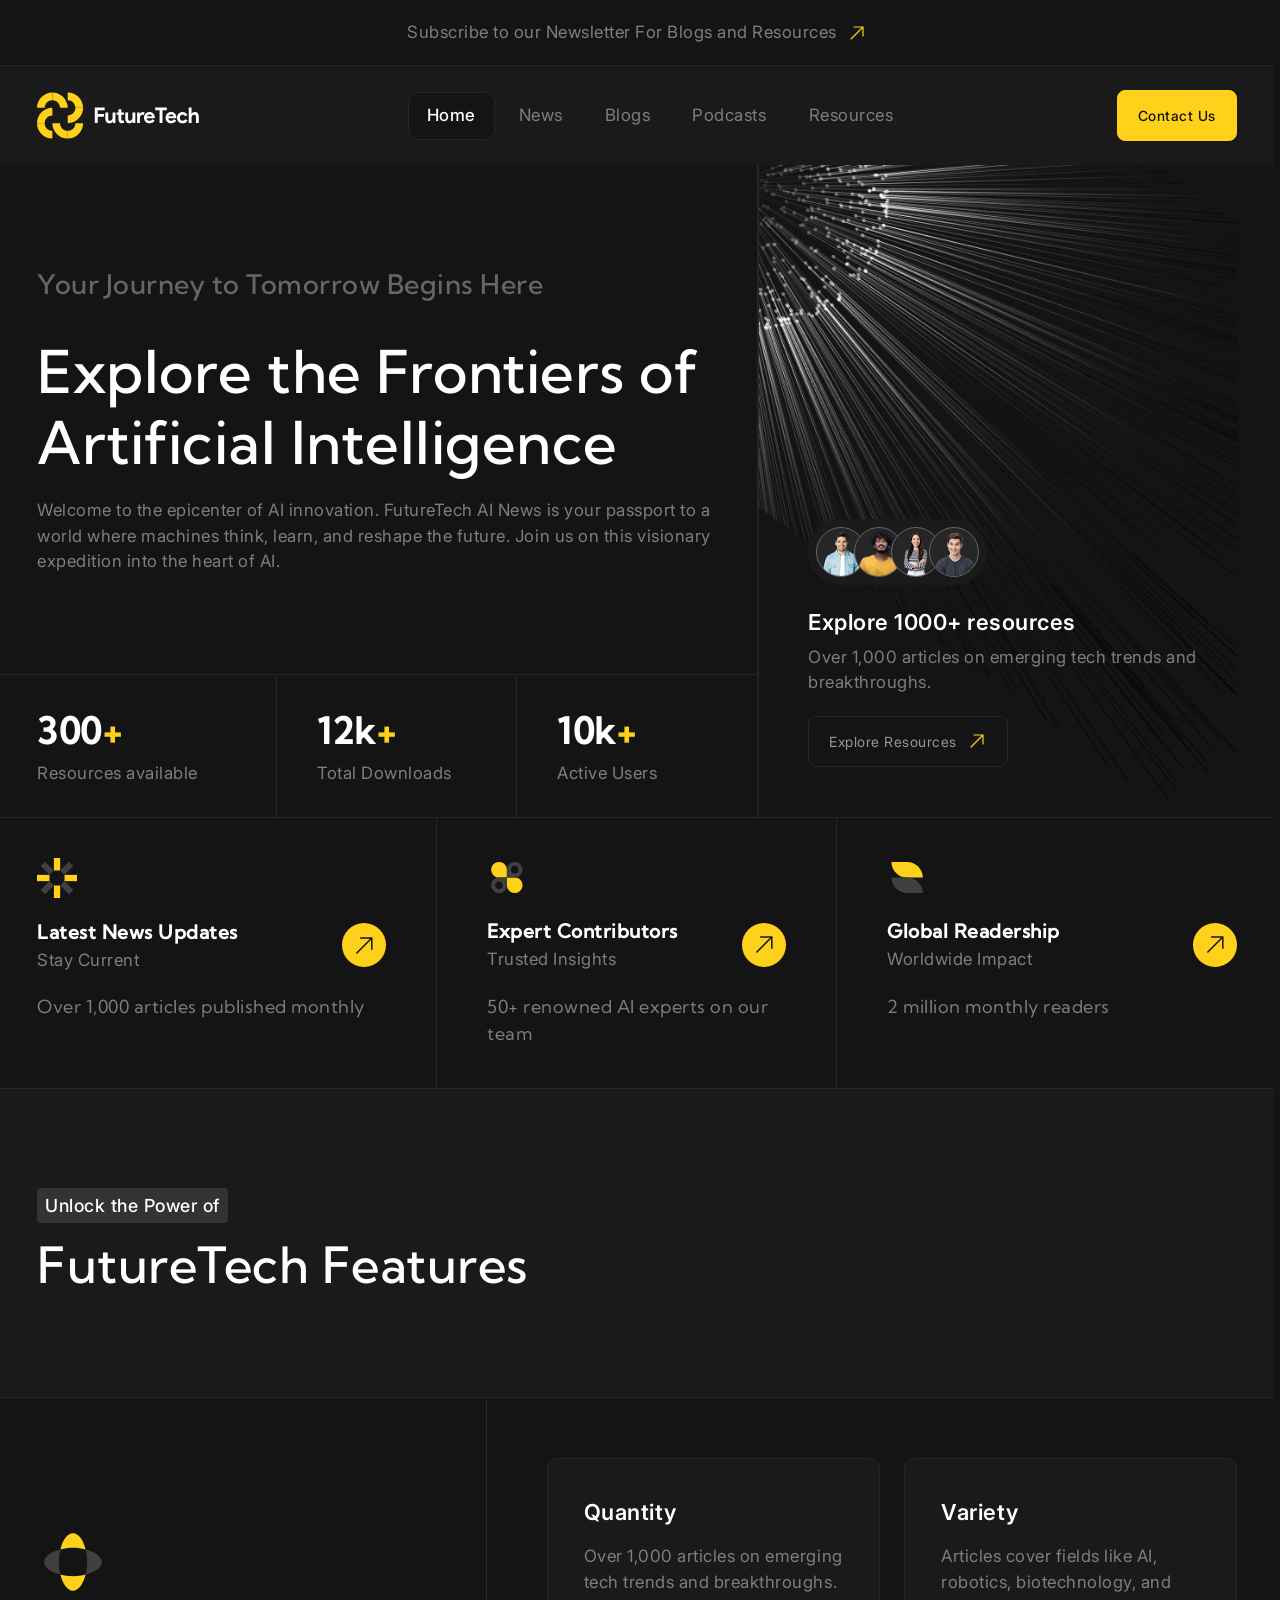
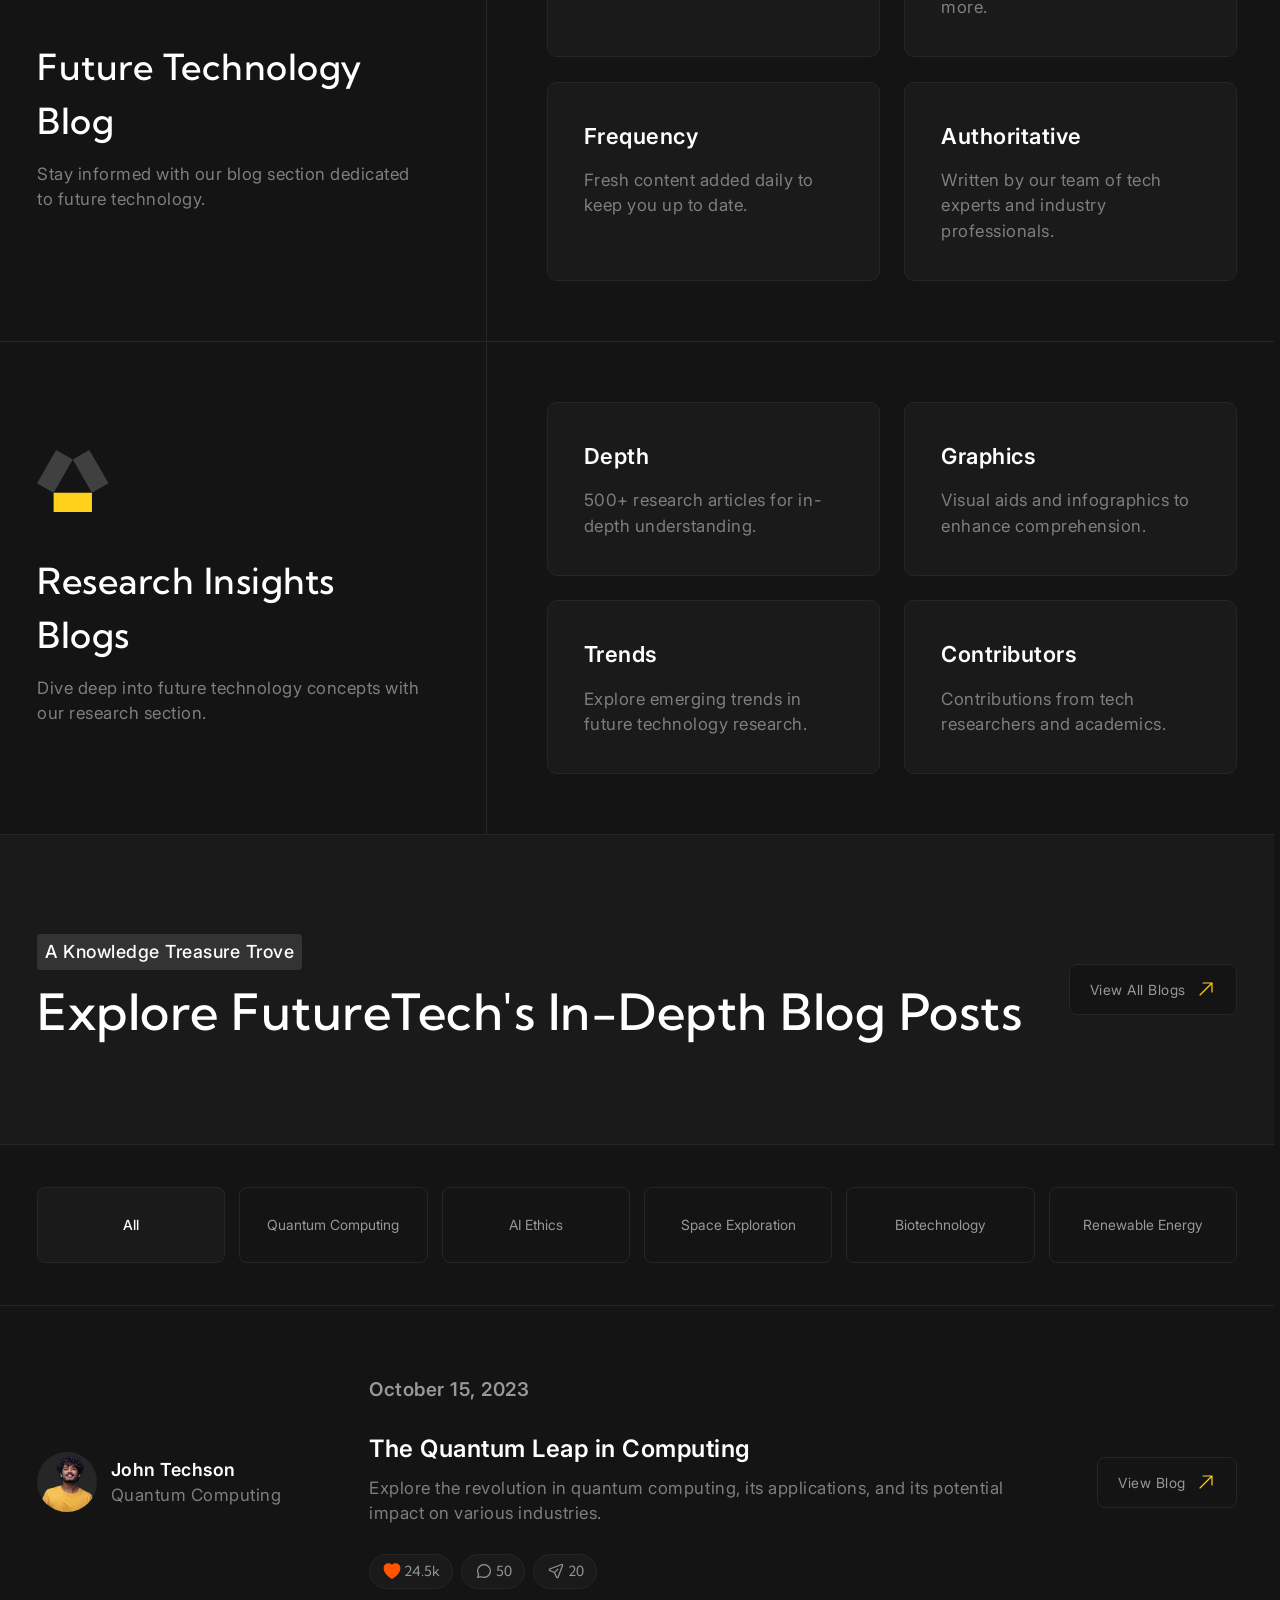
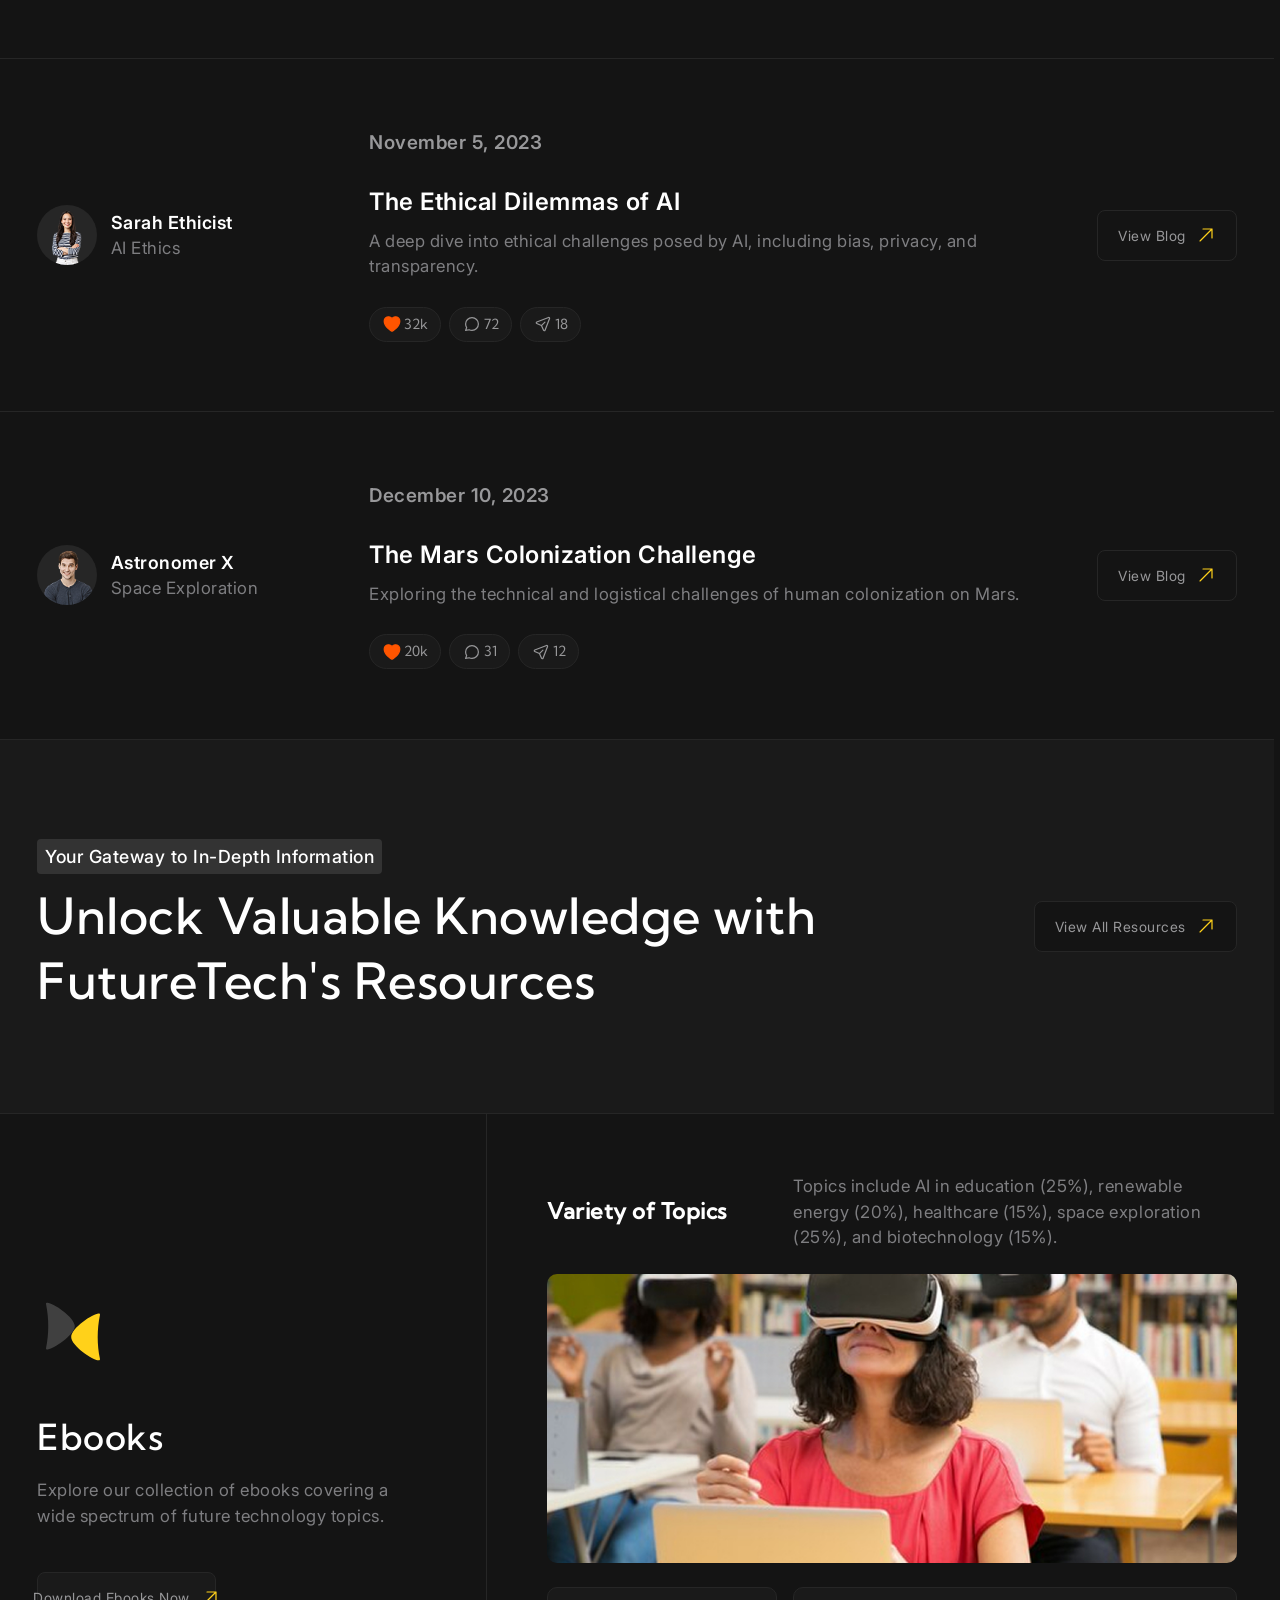
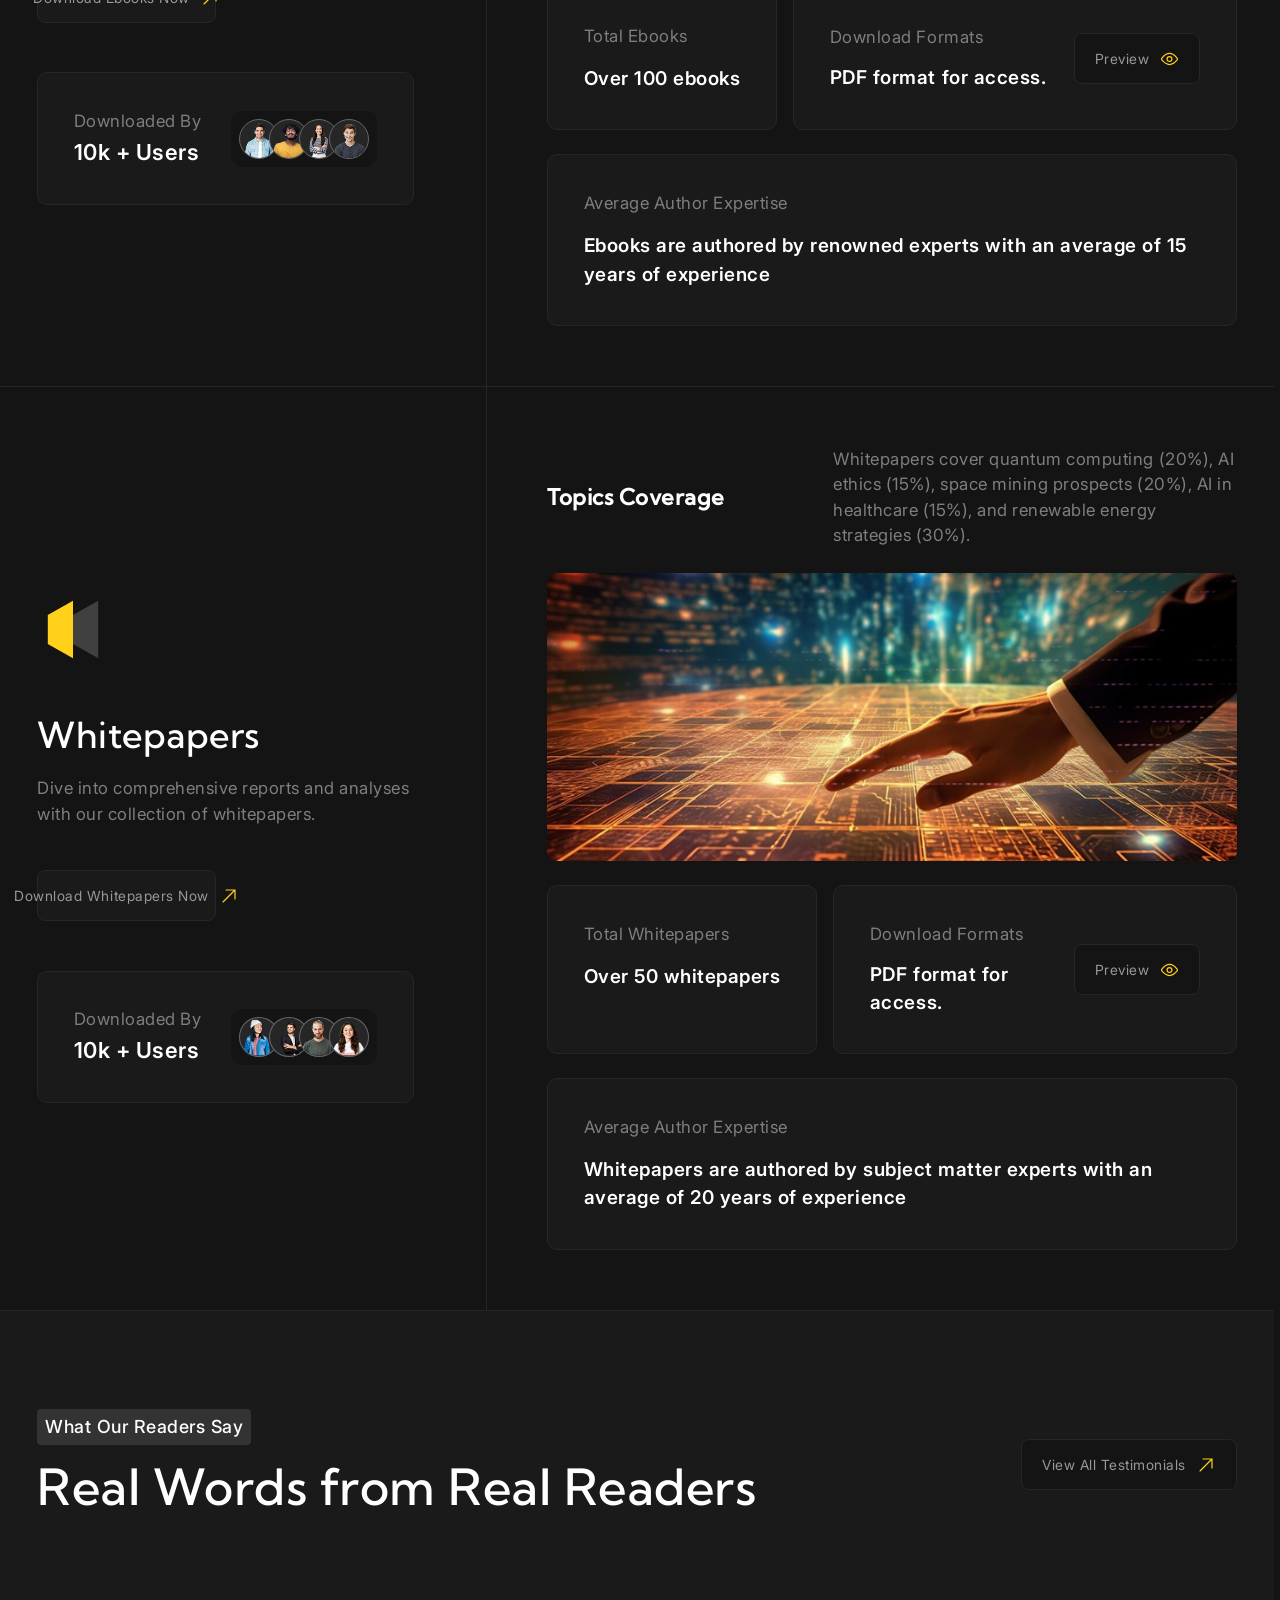
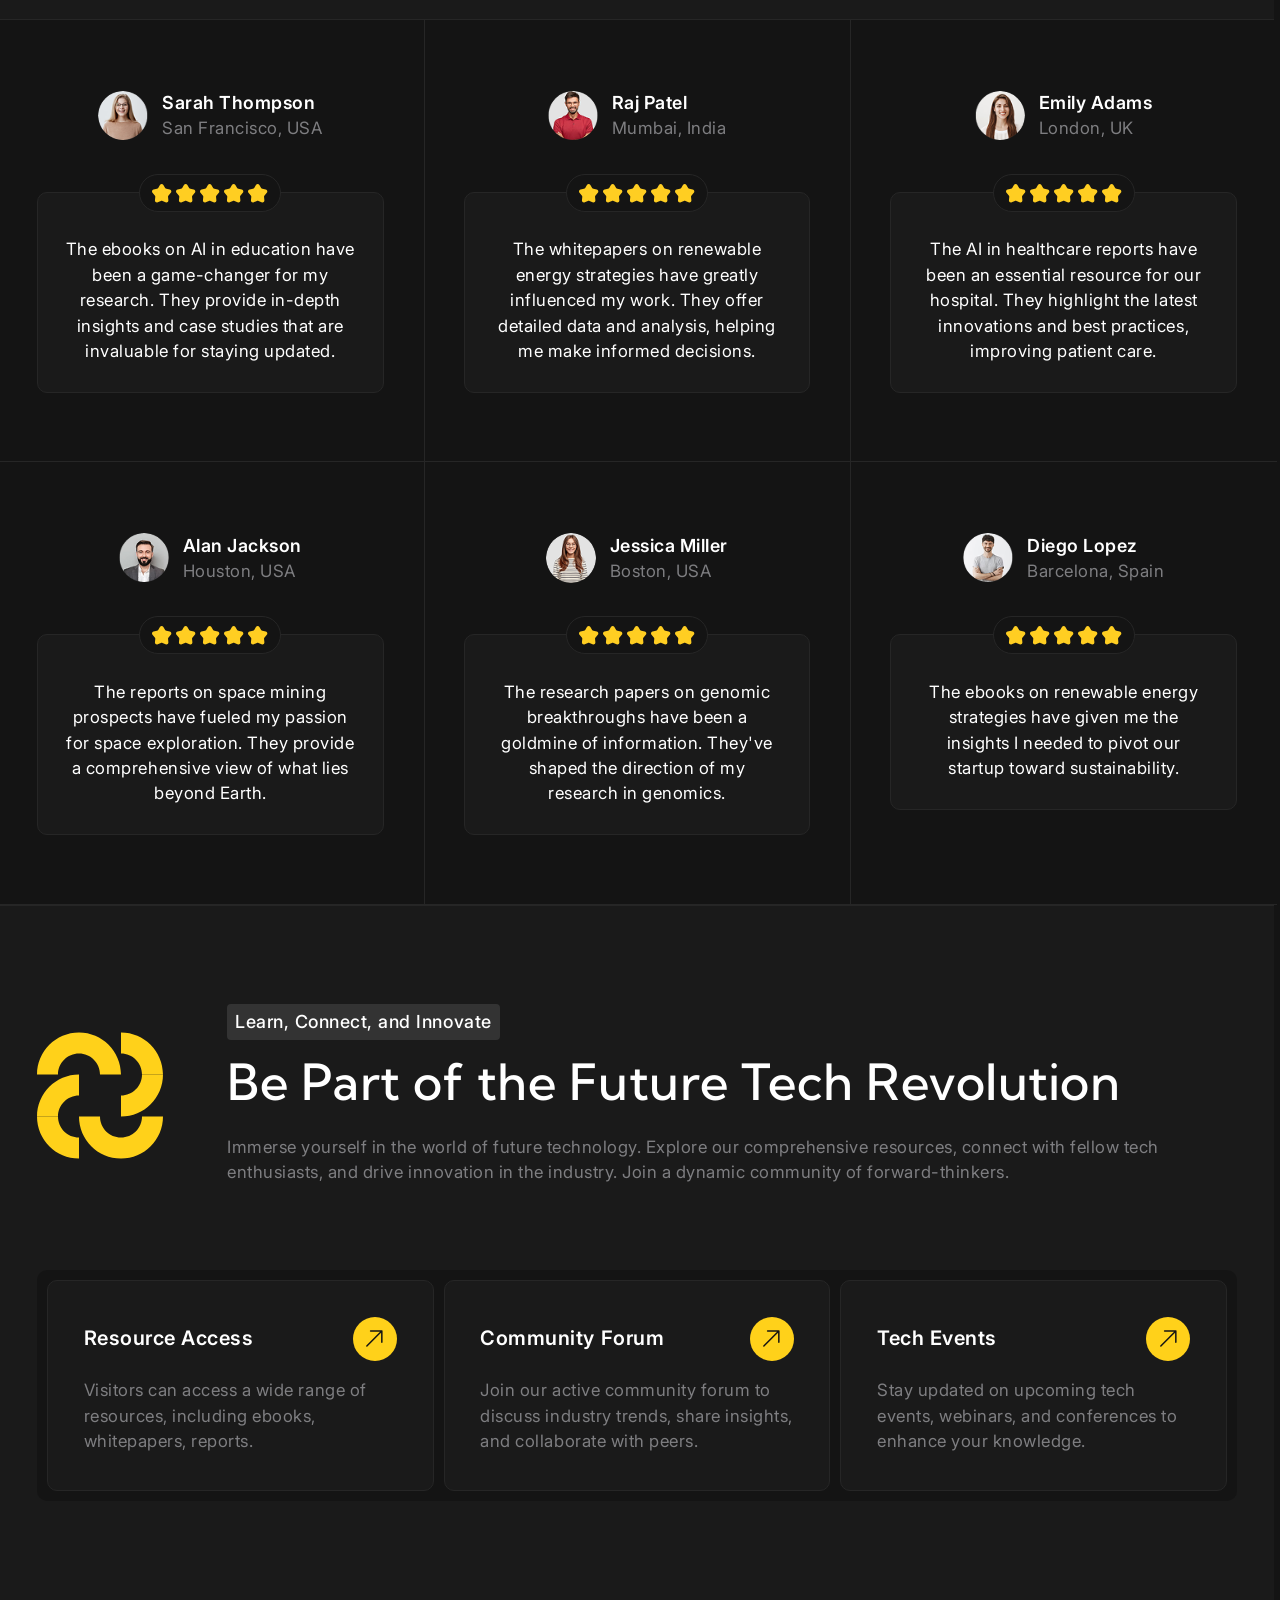
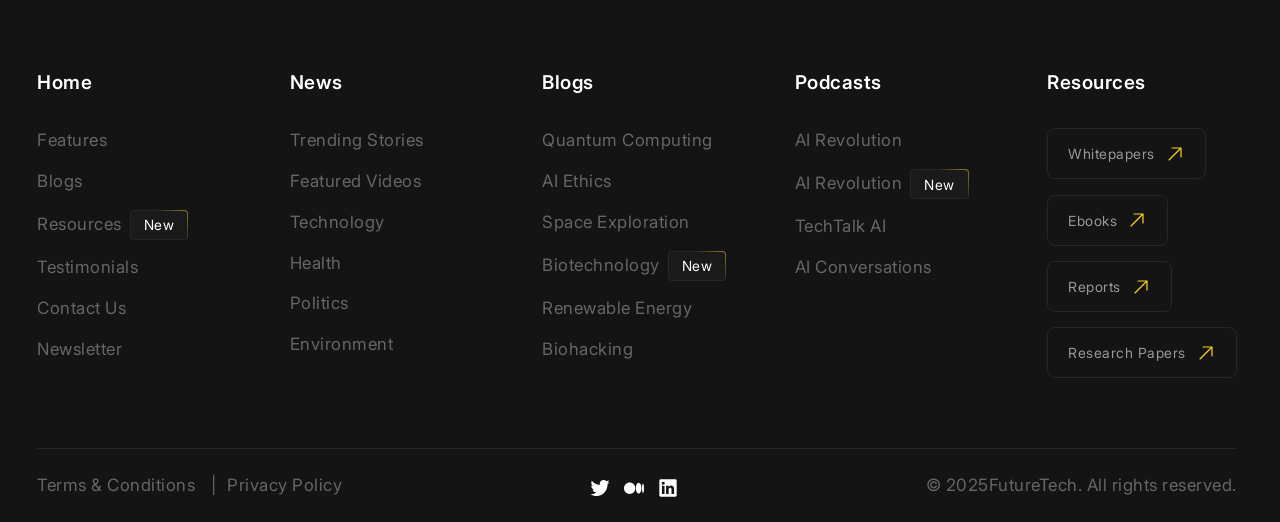
<file: index.html>
<!DOCTYPE html>
<html lang="en">
  <head>
    <meta charset="UTF-8" />
    <meta
      name="viewport"
      content="width=device-width, initial-scale=1.0, user-scalable=no, maximum-scale=1.0, minimum-scale=1.0"
    />
    <meta http-equiv="X-UA-Compatible" content="ie=edge" />
    <title>Future Tech | Home</title>
    <link rel="icon" type="image/x-icon" href="./icons/favicon.svg">
    <link rel="apple-touch-icon" sizes="180x180" href="./icons/favicon-apple-devices.png">
    <link rel="stylesheet" href="./styles/main.css" />
    <script src="./scripts/main.js" type="module"></script>
  </head>

  <body>
    <header class="header" data-js-header>
      <div class="header__promo">
        <div class="header__promo-innter container">
          <a href="/" class="header__promo-link">
            <span class="icon icon--yellow-arrow"
              >Subscribe to our Newsletter For Blogs and Resources</span
            >
          </a>
        </div>
      </div>
      <div class="header__body">
        <div class="header__body-inner container">
          <a href="./index.html" class="header__logo logo" aria-label="Home" title="Home">
            <img src="./images/logo.svg" alt="" class="logo__image" width="179" height="50" />
          </a>
          <div class="header__overlay" data-js-header-overlay>
            <nav class="header__menu">
              <ul class="header__menu-list">
                <li class="header__menu-item">
                  <a href="./index.html" class="header__menu-link is-active">Home</a>
                </li>
                <li class="header__menu-item">
                  <a href="./news.html" class="header__menu-link">News</a>
                </li>
                <li class="header__menu-item">
                  <a href="./blog.html" class="header__menu-link">Blogs</a>
                </li>
                <li class="header__menu-item">
                  <a href="./podcasts.html" class="header__menu-link">Podcasts</a>
                </li>
                <li class="header__menu-item">
                  <a href="./resources.html" class="header__menu-link">Resources</a>
                </li>
              </ul>
            </nav>
            <a href="./contacts.html" class="header__contact-us-link button button--accent">Contact Us</a>
          </div>
          <button
            class="header__burger-button burger-button visible-mobile"
            type="button"
            aria-label="Open Menu"
            title="Open Menu"
            data-js-header-burger-button
          >
            <span class="burger-button__line"></span>
            <span class="burger-button__line"></span>
            <span class="burger-button__line"></span>
          </button>
        </div>
      </div>
    </header>
    <main>
      <section class="hero" aria-labelledby="hero-title">
        <div class="hero__main container">
          <div class="hero__body">
            <p class="hero__subtitle">Your Journey to Tomorrow Begins Here</p>
            <h1 class="hero__title" id="hero-title">Explore the Frontiers of Artificial Intelligence</h1>
            <div class="hero__description">
              <p>
                Welcome to the epicenter of AI innovation. FutureTech AI News is your passport to a world where machines
                think, learn, and reshape the future. Join us on this visionary expedition into the heart of AI.
              </p>
            </div>
          </div>
          <div class="hero__metrics metrics full-vw-line full-vw-line--top full-vw-line--left">
            <dl class="metrics__list">
              <div class="metrics__item">
                <dt class="metrics__key">Resources available</dt>
                <dd class="metrics__value h3">300<span class="metrics__sigh">+</span></dd>
              </div>
              <div class="metrics__item">
                <dt class="metrics__key">Total Downloads</dt>
                <dd class="metrics__value h3">12k<span class="metrics__sigh">+</span></dd>
              </div>
              <div class="metrics__item">
                <dt class="metrics__key">Active Users</dt>
                <dd class="metrics__value h3">10k<span class="metrics__sigh">+</span></dd>
              </div>
            </dl>
          </div>
          <div class="hero__resources-preview resources-preview">
            <div class="resources-preview__team team">
              <img class="team__person" src="./images/team/1.png" alt="" width="60" height="60" loading="lazy" />
              <img class="team__person" src="./images/team/2.png" alt="" width="60" height="60" loading="lazy" />
              <img class="team__person" src="./images/team/3.png" alt="" width="60" height="60" loading="lazy" />
              <img class="team__person" src="./images/team/4.png" alt="" width="60" height="60" loading="lazy" />
            </div>
            <div class="resources-preview__body">
              <p class="resources-preview__title h5">Explore 1000+ resources</p>
              <p class="resources-preview__subtitle">Over 1,000 articles on emerging tech trends and breakthroughs.</p>
            </div>
            <a href="/" class="resources-preview__button button">
              <span class="icon icon--yellow-arrow">Explore Resources</span>
            </a>
          </div>
        </div>
        <div class="hero__advantages">
          <h2 class="visually-hidden">Our advantages</h2>
          <ul class="hero__advantages-list container">
            <li class="hero__advantages-item">
              <div class="advantage-card">
                <img
                  class="advantage-card__image"
                  src="./images/advantages/1.svg"
                  alt=""
                  width="50"
                  height="50"
                  loading="lazy"
                />
                <a class="advantage-card__link circle-icon" href="/">
                  <h3 class="advantage-card__title h6">Latest News Updates</h3>
                  <p class="advantage-card__subtitle">Stay Current</p>
                </a>
                <p class="advantage-card__details">Over 1,000 articles published monthly</p>
              </div>
            </li>
            <li class="hero__advantages-item">
              <div class="advantage-card">
                <img
                  class="advantage-card__image"
                  src="./images/advantages/2.svg"
                  alt=""
                  width="50"
                  height="50"
                  loading="lazy"
                />
                <a class="advantage-card__link circle-icon" href="/">
                  <h3 class="advantage-card__title h6">Expert Contributors</h3>
                  <p class="advantage-card__subtitle">Trusted Insights</p>
                </a>
                <p class="advantage-card__details">50+ renowned AI experts on our team</p>
              </div>
            </li>
            <li class="hero__advantages-item">
              <div class="advantage-card">
                <img
                  class="advantage-card__image"
                  src="./images/advantages/3.svg"
                  alt=""
                  width="50"
                  height="50"
                  loading="lazy"
                />
                <a class="advantage-card__link circle-icon" href="/">
                  <h3 class="advantage-card__title h6">Global Readership</h3>
                  <p class="advantage-card__subtitle">Worldwide Impact</p>
                </a>
                <p class="advantage-card__details">2 million monthly readers</p>
              </div>
            </li>
          </ul>
        </div>
      </section>
      <section class="section" aria-labelledby="features-title">
        <header class="section__header">
          <div class="section__header-inner container">
            <div class="section__header-info">
              <p class="section__subtitle tag">Unlock the Power of</p>
              <h2 class="section__title" id="features-title">FutureTech Features</h2>
            </div>
          </div>
        </header>
        <div class="section__body">
          <ul class="list">
            <li class="list__item">
              <div class="card container">
                <div class="card__preview">
                  <div class="card__preview-main">
                    <img
                      class="card__preview-icon"
                      src="./images/features/1.svg"
                      alt=""
                      width="80"
                      height="80"
                      loading="lazy"
                    />
                    <div class="card__preview-info">
                      <h3 class="card__preview-title">Future Technology Blog</h3>
                      <div class="card__preview-description">
                        <p>Stay informed with our blog section dedicated to future technology.</p>
                      </div>
                    </div>
                  </div>
                </div>
                <div class="card__body">
                  <div class="card__grid card__grid--2-cols">
                    <div class="card__cell tile">
                      <h4 class="card__cell-title h5">Quantity</h4>
                      <p class="card__cell-description">
                        Over 1,000 articles on emerging tech trends and breakthroughs.
                      </p>
                    </div>
                    <div class="card__cell tile">
                      <h4 class="card__cell-title h5">Variety</h4>
                      <p class="card__cell-description">
                        Articles cover fields like AI, robotics, biotechnology, and more.
                      </p>
                    </div>
                    <div class="card__cell tile">
                      <h4 class="card__cell-title h5">Frequency</h4>
                      <p class="card__cell-description">Fresh content added daily to keep you up to date.</p>
                    </div>
                    <div class="card__cell tile">
                      <h4 class="card__cell-title h5">Authoritative</h4>
                      <p class="card__cell-description">
                        Written by our team of tech experts and industry professionals.
                      </p>
                    </div>
                  </div>
                </div>
              </div>
            </li>
            <li class="list__item">
              <div class="card container">
                <div class="card__preview">
                  <div class="card__preview-main">
                    <img
                      class="card__preview-icon"
                      src="./images/features/2.svg"
                      alt=""
                      width="80"
                      height="80"
                      loading="lazy"
                    />
                    <div class="card__preview-info">
                      <h3 class="card__preview-title">Research Insights Blogs</h3>
                      <div class="card__preview-description">
                        <p>Dive deep into future technology concepts with our research section.</p>
                      </div>
                    </div>
                  </div>
                </div>
                <div class="card__body">
                  <div class="card__grid card__grid--2-cols">
                    <div class="card__cell tile">
                      <h4 class="card__cell-title h5">Depth</h4>
                      <p class="card__cell-description">500+ research articles for in-depth understanding.</p>
                    </div>
                    <div class="card__cell tile">
                      <h4 class="card__cell-title h5">Graphics</h4>
                      <p class="card__cell-description">Visual aids and infographics to enhance comprehension.</p>
                    </div>
                    <div class="card__cell tile">
                      <h4 class="card__cell-title h5">Trends</h4>
                      <p class="card__cell-description">Explore emerging trends in future technology research.</p>
                    </div>
                    <div class="card__cell tile">
                      <h4 class="card__cell-title h5">Contributors</h4>
                      <p class="card__cell-description">Contributions from tech researchers and academics.</p>
                    </div>
                  </div>
                </div>
              </div>
            </li>
          </ul>
        </div>
      </section>
      <section class="section" aria-labelledby="blog-title">
        <header class="section__header">
          <div class="section__header-inner container">
            <div class="section__header-info">
              <p class="section__subtitle tag">A Knowledge Treasure Trove</p>
              <h2 class="section__title" id="blog-title">Explore FutureTech's In-Depth Blog Posts</h2>
            </div>
            <div class="section__actions">
              <a class="section__link button" href="./blog.html">
                <span class="icon icon--yellow-arrow">View All Blogs</span>
              </a>
            </div>
          </div>
        </header>
        <div class="section__body tabs" data-js-tabs>
          <h3 class="visually-hidden" id="blog-category-title">Blog category</h3>
          <header class="tabs__header">
            <div class="tabs__buttons container" role="tablist" aria-labelledby="blog-category-title">
              <button
                class="tabs__button is-active"
                id="1"
                type="button"
                role="tab"
                aria-controls="tabpanel-1"
                data-js-tabs-button
                aria-selected="true"
              >
                All
              </button>
              <button
                class="tabs__button"
                id="2"
                type="button"
                role="tab"
                aria-controls="tabpanel-2"
                data-js-tabs-button
                aria-selected="false"
                tabindex="-1"
              >
                Quantum Computing
              </button>
              <button
                class="tabs__button"
                id="3"
                type="button"
                role="tab"
                aria-controls="tabpanel-3"
                data-js-tabs-button
                aria-selected="false"
                tabindex="-1"
              >
                AI Ethics
              </button>
              <button
                class="tabs__button"
                id="4"
                type="button"
                role="tab"
                aria-controls="tabpanel-4"
                data-js-tabs-button
                aria-selected="false"
                tabindex="-1"
              >
                Space Exploration
              </button>
              <button
                class="tabs__button"
                id="5"
                type="button"
                role="tab"
                aria-controls="tabpanel-5"
                data-js-tabs-button
                aria-selected="false"
                tabindex="-1"
              >
                Biotechnology
              </button>
              <button
                class="tabs__button"
                id="6"
                type="button"
                role="tab"
                aria-controls="tabpanel-6"
                data-js-tabs-button
                aria-selected="false"
                tabindex="-1"
              >
                Renewable Energy
              </button>
            </div>
          </header>
          <div class="tabs__body">
            <div
              class="tabs__content is-active"
              id="tabpanel-1"
              aria-labelledby="tab-1"
              tabindex="0"
              data-js-tabs-content
            >
              <ul class="list">
                <li class="list__item">
                  <article class="blog-card container">
                    <div class="blog-card__author person-card">
                      <img
                        class="person-card__image"
                        src="./images/blog/1.png"
                        alt=""
                        width="80"
                        height="80"
                        loading="lazy"
                      />
                      <div class="person-card__body">
                        <p class="person-card__name">John Techson</p>
                        <p class="person-card__department">Quantum Computing</p>
                      </div>
                    </div>
                    <div class="blog-card__body">
                      <time class="blog-card__date h6" datetime="2023-10-15">October 15, 2023</time>
                      <div class="blog-card__info">
                        <h4 class="blog-card__title">The Quantum Leap in Computing</h4>
                        <div class="blog-card__description">
                          <p>
                            Explore the revolution in quantum computing, its applications, and its potential impact on
                            various industries.
                          </p>
                        </div>
                      </div>
                      <div class="blog-card__actions blog-actions">
                        <ul class="blog-actions__list">
                          <li class="blog-actions__item">
                            <button
                              class="blog-actions__button is-active"
                              type="button"
                              aria-label="Dislike"
                              title="Dislike"
                            >
                              <span class="blog-actions__icon-wrapper">
                                <svg
                                  width="24"
                                  height="25"
                                  viewBox="0 0 24 25"
                                  fill="none"
                                  xmlns="http://www.w3.org/2000/svg"
                                >
                                  <path
                                    d="M11.645 21.4107L11.6384 21.4071L11.6158 21.3949C11.5965 21.3844 11.5689 21.3693 11.5336 21.3496C11.4629 21.3101 11.3612 21.2524 11.233 21.1769C10.9765 21.0261 10.6132 20.8039 10.1785 20.515C9.31074 19.9381 8.15122 19.0901 6.9886 18.0063C4.68781 15.8615 2.25 12.6751 2.25 8.75C2.25 5.82194 4.7136 3.5 7.6875 3.5C9.43638 3.5 11.0023 4.29909 12 5.5516C12.9977 4.29909 14.5636 3.5 16.3125 3.5C19.2864 3.5 21.75 5.82194 21.75 8.75C21.75 12.6751 19.3122 15.8615 17.0114 18.0063C15.8488 19.0901 14.6893 19.9381 13.8215 20.515C13.3868 20.8039 13.0235 21.0261 12.767 21.1769C12.6388 21.2524 12.5371 21.3101 12.4664 21.3496C12.4311 21.3693 12.4035 21.3844 12.3842 21.3949L12.3616 21.4071L12.355 21.4107L12.3523 21.4121C12.1323 21.5289 11.8677 21.5289 11.6477 21.4121L11.645 21.4107Z"
                                    stroke="#666666"
                                    stroke-width="1.5"
                                    stroke-linejoin="round"
                                  />
                                </svg>
                              </span>
                              <span>24.5k</span>
                            </button>
                          </li>
                          <li class="blog-actions__item">
                            <button class="blog-actions__button" type="button" aria-label="Discuss" title="Discuss">
                              <span class="blog-actions__icon-wrapper">
                                <svg
                                  width="24"
                                  height="25"
                                  viewBox="0 0 24 25"
                                  fill="none"
                                  xmlns="http://www.w3.org/2000/svg"
                                >
                                  <path
                                    d="M8.48581 19.6888C9.54657 20.2083 10.7392 20.5 12 20.5C16.4183 20.5 20 16.9183 20 12.5C20 8.08172 16.4183 4.5 12 4.5C7.58172 4.5 4 8.08172 4 12.5C4 14.1401 4.49356 15.665 5.34026 16.9341M8.48581 19.6888L4 20.5L5.34026 16.9341M8.48581 19.6888L8.49231 19.6877M5.34026 16.9341L5.34154 16.9308"
                                    stroke="#666666"
                                    stroke-width="1.5"
                                    stroke-linecap="round"
                                    stroke-linejoin="round"
                                  />
                                </svg>
                              </span>
                              <span>50</span>
                            </button>
                          </li>
                          <li class="blog-actions__item">
                            <button class="blog-actions__button" type="button" aria-label="Share" title="Share">
                              <span class="blog-actions__icon-wrapper">
                                <svg
                                  width="24"
                                  height="25"
                                  viewBox="0 0 24 25"
                                  fill="none"
                                  xmlns="http://www.w3.org/2000/svg"
                                >
                                  <path
                                    d="M10.0384 14.4616L4.1719 11.7951C3.36454 11.4281 3.39898 10.2697 4.22673 9.95134L18.8999 4.30781C19.7087 3.99675 20.5033 4.79139 20.1922 5.60013L14.5487 20.2733C14.2303 21.1011 13.072 21.1355 12.705 20.3281L10.0384 14.4616ZM10.0384 14.4616L14.4231 10.077"
                                    stroke="#666666"
                                    stroke-width="1.5"
                                    stroke-linecap="round"
                                    stroke-linejoin="round"
                                  />
                                </svg>
                              </span>
                              <span>20</span>
                            </button>
                          </li>
                        </ul>
                      </div>
                    </div>
                    <a class="blog-card__link button" href="/">
                      <span class="icon icon--yellow-arrow">View Blog</span>
                    </a>
                  </article>
                </li>
                <li class="list__item">
                  <article class="blog-card container">
                    <div class="blog-card__author person-card">
                      <img
                        class="person-card__image"
                        src="./images/blog/2.png"
                        alt=""
                        width="80"
                        height="80"
                        loading="lazy"
                      />
                      <div class="person-card__body">
                        <p class="person-card__name">Sarah Ethicist</p>
                        <p class="person-card__department">AI Ethics</p>
                      </div>
                    </div>
                    <div class="blog-card__body">
                      <time class="blog-card__date h6" datetime="2023-11-05">November 5, 2023</time>
                      <div class="blog-card__info">
                        <h4 class="blog-card__title">The Ethical Dilemmas of AI</h4>
                        <div class="blog-card__description">
                          <p>
                            A deep dive into ethical challenges posed by AI, including bias, privacy, and transparency.
                          </p>
                        </div>
                      </div>
                      <div class="blog-card__actions blog-actions">
                        <ul class="blog-actions__list">
                          <li class="blog-actions__item">
                            <button
                              class="blog-actions__button is-active"
                              type="button"
                              aria-label="Dislike"
                              title="Dislike"
                            >
                              <span class="blog-actions__icon-wrapper">
                                <svg
                                  width="24"
                                  height="25"
                                  viewBox="0 0 24 25"
                                  fill="none"
                                  xmlns="http://www.w3.org/2000/svg"
                                >
                                  <path
                                    d="M11.645 21.4107L11.6384 21.4071L11.6158 21.3949C11.5965 21.3844 11.5689 21.3693 11.5336 21.3496C11.4629 21.3101 11.3612 21.2524 11.233 21.1769C10.9765 21.0261 10.6132 20.8039 10.1785 20.515C9.31074 19.9381 8.15122 19.0901 6.9886 18.0063C4.68781 15.8615 2.25 12.6751 2.25 8.75C2.25 5.82194 4.7136 3.5 7.6875 3.5C9.43638 3.5 11.0023 4.29909 12 5.5516C12.9977 4.29909 14.5636 3.5 16.3125 3.5C19.2864 3.5 21.75 5.82194 21.75 8.75C21.75 12.6751 19.3122 15.8615 17.0114 18.0063C15.8488 19.0901 14.6893 19.9381 13.8215 20.515C13.3868 20.8039 13.0235 21.0261 12.767 21.1769C12.6388 21.2524 12.5371 21.3101 12.4664 21.3496C12.4311 21.3693 12.4035 21.3844 12.3842 21.3949L12.3616 21.4071L12.355 21.4107L12.3523 21.4121C12.1323 21.5289 11.8677 21.5289 11.6477 21.4121L11.645 21.4107Z"
                                    stroke="#666666"
                                    stroke-width="1.5"
                                    stroke-linejoin="round"
                                  />
                                </svg>
                              </span>
                              <span>32k</span>
                            </button>
                          </li>
                          <li class="blog-actions__item">
                            <button class="blog-actions__button" type="button" aria-label="Discuss" title="Discuss">
                              <span class="blog-actions__icon-wrapper">
                                <svg
                                  width="24"
                                  height="25"
                                  viewBox="0 0 24 25"
                                  fill="none"
                                  xmlns="http://www.w3.org/2000/svg"
                                >
                                  <path
                                    d="M8.48581 19.6888C9.54657 20.2083 10.7392 20.5 12 20.5C16.4183 20.5 20 16.9183 20 12.5C20 8.08172 16.4183 4.5 12 4.5C7.58172 4.5 4 8.08172 4 12.5C4 14.1401 4.49356 15.665 5.34026 16.9341M8.48581 19.6888L4 20.5L5.34026 16.9341M8.48581 19.6888L8.49231 19.6877M5.34026 16.9341L5.34154 16.9308"
                                    stroke="#666666"
                                    stroke-width="1.5"
                                    stroke-linecap="round"
                                    stroke-linejoin="round"
                                  />
                                </svg>
                              </span>
                              <span>72</span>
                            </button>
                          </li>
                          <li class="blog-actions__item">
                            <button class="blog-actions__button" type="button" aria-label="Share" title="Share">
                              <span class="blog-actions__icon-wrapper">
                                <svg
                                  width="24"
                                  height="25"
                                  viewBox="0 0 24 25"
                                  fill="none"
                                  xmlns="http://www.w3.org/2000/svg"
                                >
                                  <path
                                    d="M10.0384 14.4616L4.1719 11.7951C3.36454 11.4281 3.39898 10.2697 4.22673 9.95134L18.8999 4.30781C19.7087 3.99675 20.5033 4.79139 20.1922 5.60013L14.5487 20.2733C14.2303 21.1011 13.072 21.1355 12.705 20.3281L10.0384 14.4616ZM10.0384 14.4616L14.4231 10.077"
                                    stroke="#666666"
                                    stroke-width="1.5"
                                    stroke-linecap="round"
                                    stroke-linejoin="round"
                                  />
                                </svg>
                              </span>
                              <span>18</span>
                            </button>
                          </li>
                        </ul>
                      </div>
                    </div>
                    <a class="blog-card__link button" href="/">
                      <span class="icon icon--yellow-arrow">View Blog</span>
                    </a>
                  </article>
                </li>
                <li class="list__item">
                  <article class="blog-card container">
                    <div class="blog-card__author person-card">
                      <img
                        class="person-card__image"
                        src="./images/blog/3.png"
                        alt=""
                        width="80"
                        height="80"
                        loading="lazy"
                      />
                      <div class="person-card__body">
                        <p class="person-card__name">Astronomer X</p>
                        <p class="person-card__department">Space Exploration</p>
                      </div>
                    </div>
                    <div class="blog-card__body">
                      <time class="blog-card__date h6" datetime="2023-12-10">December 10, 2023</time>
                      <div class="blog-card__info">
                        <h4 class="blog-card__title">The Mars Colonization Challenge</h4>
                        <div class="blog-card__description">
                          <p>Exploring the technical and logistical challenges of human colonization on Mars.</p>
                        </div>
                      </div>
                      <div class="blog-card__actions blog-actions">
                        <ul class="blog-actions__list">
                          <li class="blog-actions__item">
                            <button
                              class="blog-actions__button is-active"
                              type="button"
                              aria-label="Dislike"
                              title="Dislike"
                            >
                              <span class="blog-actions__icon-wrapper">
                                <svg
                                  width="24"
                                  height="25"
                                  viewBox="0 0 24 25"
                                  fill="none"
                                  xmlns="http://www.w3.org/2000/svg"
                                >
                                  <path
                                    d="M11.645 21.4107L11.6384 21.4071L11.6158 21.3949C11.5965 21.3844 11.5689 21.3693 11.5336 21.3496C11.4629 21.3101 11.3612 21.2524 11.233 21.1769C10.9765 21.0261 10.6132 20.8039 10.1785 20.515C9.31074 19.9381 8.15122 19.0901 6.9886 18.0063C4.68781 15.8615 2.25 12.6751 2.25 8.75C2.25 5.82194 4.7136 3.5 7.6875 3.5C9.43638 3.5 11.0023 4.29909 12 5.5516C12.9977 4.29909 14.5636 3.5 16.3125 3.5C19.2864 3.5 21.75 5.82194 21.75 8.75C21.75 12.6751 19.3122 15.8615 17.0114 18.0063C15.8488 19.0901 14.6893 19.9381 13.8215 20.515C13.3868 20.8039 13.0235 21.0261 12.767 21.1769C12.6388 21.2524 12.5371 21.3101 12.4664 21.3496C12.4311 21.3693 12.4035 21.3844 12.3842 21.3949L12.3616 21.4071L12.355 21.4107L12.3523 21.4121C12.1323 21.5289 11.8677 21.5289 11.6477 21.4121L11.645 21.4107Z"
                                    stroke="#666666"
                                    stroke-width="1.5"
                                    stroke-linejoin="round"
                                  />
                                </svg>
                              </span>
                              <span>20k</span>
                            </button>
                          </li>
                          <li class="blog-actions__item">
                            <button class="blog-actions__button" type="button" aria-label="Discuss" title="Discuss">
                              <span class="blog-actions__icon-wrapper">
                                <svg
                                  width="24"
                                  height="25"
                                  viewBox="0 0 24 25"
                                  fill="none"
                                  xmlns="http://www.w3.org/2000/svg"
                                >
                                  <path
                                    d="M8.48581 19.6888C9.54657 20.2083 10.7392 20.5 12 20.5C16.4183 20.5 20 16.9183 20 12.5C20 8.08172 16.4183 4.5 12 4.5C7.58172 4.5 4 8.08172 4 12.5C4 14.1401 4.49356 15.665 5.34026 16.9341M8.48581 19.6888L4 20.5L5.34026 16.9341M8.48581 19.6888L8.49231 19.6877M5.34026 16.9341L5.34154 16.9308"
                                    stroke="#666666"
                                    stroke-width="1.5"
                                    stroke-linecap="round"
                                    stroke-linejoin="round"
                                  />
                                </svg>
                              </span>
                              <span>31</span>
                            </button>
                          </li>
                          <li class="blog-actions__item">
                            <button class="blog-actions__button" type="button" aria-label="Share" title="Share">
                              <span class="blog-actions__icon-wrapper">
                                <svg
                                  width="24"
                                  height="25"
                                  viewBox="0 0 24 25"
                                  fill="none"
                                  xmlns="http://www.w3.org/2000/svg"
                                >
                                  <path
                                    d="M10.0384 14.4616L4.1719 11.7951C3.36454 11.4281 3.39898 10.2697 4.22673 9.95134L18.8999 4.30781C19.7087 3.99675 20.5033 4.79139 20.1922 5.60013L14.5487 20.2733C14.2303 21.1011 13.072 21.1355 12.705 20.3281L10.0384 14.4616ZM10.0384 14.4616L14.4231 10.077"
                                    stroke="#666666"
                                    stroke-width="1.5"
                                    stroke-linecap="round"
                                    stroke-linejoin="round"
                                  />
                                </svg>
                              </span>
                              <span>12</span>
                            </button>
                          </li>
                        </ul>
                      </div>
                    </div>
                    <a class="blog-card__link button" href="/">
                      <span class="icon icon--yellow-arrow">View Blog</span>
                    </a>
                  </article>
                </li>
              </ul>
            </div>
            <div class="tabs__content" id="tabpanel-2" aria-labelledby="tab-2" tabindex="0" data-js-tabs-content>
              Lorem ipsum dolor sit amet consectetur, adipisicing elit. Nostrum, quas.
            </div>
            <div class="tabs__content" id="tabpanel-3" aria-labelledby="tab-3" tabindex="0" data-js-tabs-content>
              Lorem ipsum dolor sit amet consectetur, adipisicing elit. Nostrum, quas.
            </div>
            <div class="tabs__content" id="tabpanel-4" aria-labelledby="tab-4" tabindex="0" data-js-tabs-content>
              Lorem ipsum dolor sit amet consectetur, adipisicing elit. Nostrum, quas.
            </div>
            <div class="tabs__content" id="tabpanel-5" aria-labelledby="tab-5" tabindex="0" data-js-tabs-content>
              Lorem ipsum dolor sit amet consectetur, adipisicing elit. Nostrum, quas.
            </div>
            <div class="tabs__content" id="tabpanel-6" aria-labelledby="tab-6" tabindex="0" data-js-tabs-content>
              Lorem ipsum dolor sit amet consectetur, adipisicing elit. Nostrum, quas.
            </div>
          </div>
        </div>
      </section>
      <section class="section" aria-labelledby="resources-title">
        <header class="section__header">
          <div class="section__header-inner container">
            <div class="section__header-info">
              <p class="section__subtitle tag">Your Gateway to In-Depth Information</p>
              <h2 class="section__title" id="resources-title">Unlock Valuable Knowledge with<br> FutureTech's Resources</h2>
            </div>
            <div class="section__actions">
              <a class="section__link button" href="/">
                <span class="icon icon--yellow-arrow">View All Resources</span>
              </a>
            </div>
          </div>
        </header>
        <div class="section__body">
          <ul class="list">
            <li class="list__item">
              <div class="card container">
                <div class="card__preview">
                  <div class="card__preview-main">
                    <img
                      class="card__preview-icon"
                      src="./images/resources/icon-1.svg"
                      alt=""
                      width="80"
                      height="80"
                      loading="lazy"
                    />
                    <div class="card__preview-info">
                      <h3 class="card__preview-title">Ebooks</h3>
                      <div class="card__preview-description">
                        <p>Explore our collection of ebooks covering a wide spectrum of future technology topics.</p>
                      </div>
                    </div>
                    <a class="card__preview-link button button--dark-gray" href="/">
                      <span class="icon icon--yellow-arrow">Download Ebooks Now</span>
                    </a>
                  </div>
                  <div class="card__preview-extra">
                    <div class="download-info tile">
                      <div class="download-info__body">
                        <p class="download-info__title">Downloaded By</p>
                        <p class="download-info__subtitle h5">10k + Users</p>
                      </div>
                      <div class="download-info__team team">
                        <img
                          class="team__person"
                          src="./images/team/1.png"
                          alt=""
                          width="50"
                          height="50"
                          loading="lazy"
                        />
                        <img
                          class="team__person"
                          src="./images/team/2.png"
                          alt=""
                          width="50"
                          height="50"
                          loading="lazy"
                        />
                        <img
                          class="team__person"
                          src="./images/team/3.png"
                          alt=""
                          width="50"
                          height="50"
                          loading="lazy"
                        />
                        <img
                          class="team__person"
                          src="./images/team/4.png"
                          alt=""
                          width="50"
                          height="50"
                          loading="lazy"
                        />
                      </div>
                    </div>
                  </div>
                </div>
                <div class="card__body">
                  <div class="card__grid card__grid--2-cols-alt">
                    <div class="card__cell">
                      <h3 class="card__cell-title h5">Variety of Topics</h3>
                    </div>
                    <div class="card__cell">
                      <p class="card__cell-description">
                        Topics include AI in education (25%), renewable energy (20%), healthcare (15%), space
                        exploration (25%), and biotechnology (15%).
                      </p>
                    </div>
                    <div class="card__cell card__cell--wide">
                      <img
                        class="card__cell-image"
                        src="./images/resources/details-1.jpg"
                        alt=""
                        width="917"
                        height="332"
                        loading="lazy"
                      />
                    </div>
                    <div class="card__cell tile">
                      <h4 class="card__cell-subtitle">Total Ebooks</h4>
                      <p class="card__cell-description h6">Over 100 ebooks</p>
                    </div>
                    <div class="card__cell tile">
                      <h4 class="card__cell-subtitle">Download Formats</h4>
                      <p class="card__cell-description h6">PDF format for access.</p>
                      <a class="card__cell-link button" href="/">
                        <span class="icon icon--yellow-eye">Preview</span>
                      </a>
                    </div>
                    <div class="card__cell card__cell--wide tile">
                      <h4 class="card__cell-subtitle">Average Author Expertise</h4>
                      <p class="card__cell-description h6">
                        Ebooks are authored by renowned experts with an average of 15 years of experience
                      </p>
                    </div>
                  </div>
                </div>
              </div>
            </li>
            <li class="list__item">
              <div class="card container">
                <div class="card__preview">
                  <div class="card__preview-main">
                    <img
                      class="card__preview-icon"
                      src="./images/resources/icon-2.svg"
                      alt=""
                      width="80"
                      height="80"
                      loading="lazy"
                    />
                    <div class="card__preview-info">
                      <h3 class="card__preview-title">Whitepapers</h3>
                      <div class="card__preview-description">
                        <p>Dive into comprehensive reports and analyses with our collection of whitepapers.</p>
                      </div>
                    </div>
                    <a class="card__preview-link button button--dark-gray" href="/">
                      <span class="icon icon--yellow-arrow">Download Whitepapers Now</span>
                    </a>
                  </div>
                  <div class="card__preview-extra">
                    <div class="download-info tile">
                      <div class="download-info__body">
                        <p class="download-info__title">Downloaded By</p>
                        <p class="download-info__subtitle h5">10k + Users</p>
                      </div>
                      <div class="download-info__team team">
                        <img
                          class="team__person"
                          src="./images/resources/team-1.png"
                          alt=""
                          width="50"
                          height="50"
                          loading="lazy"
                        />
                        <img
                          class="team__person"
                          src="./images/resources/team-2.png"
                          alt=""
                          width="50"
                          height="50"
                          loading="lazy"
                        />
                        <img
                          class="team__person"
                          src="./images/resources/team-3.png"
                          alt=""
                          width="50"
                          height="50"
                          loading="lazy"
                        />
                        <img
                          class="team__person"
                          src="./images/resources/team-4.png"
                          alt=""
                          width="50"
                          height="50"
                          loading="lazy"
                        />
                      </div>
                    </div>
                  </div>
                </div>
                <div class="card__body">
                  <div class="card__grid card__grid--2-cols-alt">
                    <div class="card__cell">
                      <h3 class="card__cell-title h5">Topics Coverage</h3>
                    </div>
                    <div class="card__cell">
                      <p class="card__cell-description">
                        Whitepapers cover quantum computing (20%), AI ethics (15%), space mining prospects (20%), AI in
                        healthcare (15%), and renewable energy strategies (30%).
                      </p>
                    </div>
                    <div class="card__cell card__cell--wide">
                      <img
                        class="card__cell-image"
                        src="./images/resources/details-2.jpg"
                        alt=""
                        width="917"
                        height="332"
                        loading="lazy"
                      />
                    </div>
                    <div class="card__cell tile">
                      <h4 class="card__cell-subtitle">Total Whitepapers</h4>
                      <p class="card__cell-description h6">Over 50 whitepapers</p>
                    </div>
                    <div class="card__cell tile">
                      <h4 class="card__cell-subtitle">Download Formats</h4>
                      <p class="card__cell-description h6">PDF format for access.</p>
                      <a class="card__cell-link button" href="/">
                        <span class="icon icon--yellow-eye">Preview</span>
                      </a>
                    </div>
                    <div class="card__cell card__cell--wide tile">
                      <h4 class="card__cell-subtitle">Average Author Expertise</h4>
                      <p class="card__cell-description h6">
                        Whitepapers are authored by subject matter experts with an average of 20 years of experience
                      </p>
                    </div>
                  </div>
                </div>
              </div>
            </li>
          </ul>
        </div>
      </section>
      <section class="section" aria-labelledby="reviews-title">
        <header class="section__header">
          <div class="section__header-inner container">
            <div class="section__header-info">
              <p class="section__subtitle tag">What Our Readers Say</p>
              <h2 class="section__title" id="reviews-title">Real Words from Real Readers</h2>
            </div>
            <div class="section__actions">
              <a class="section__link button" href="/">
                <span class="icon icon--yellow-arrow">View All Testimonials</span>
              </a>
            </div>
          </div>
        </header>
        <div class="section__body">
          <ul class="bordered-grid bordered-grid--3-cols container">
            <li class="bordered-grid__item">
              <div class="review-card">
                <div class="review-card__author person-card">
                  <img
                    class="person-card__image"
                    src="./images/reviews/1.png"
                    alt=""
                    width="60"
                    height="60"
                    loading="lazy"
                  />
                  <div class="person-card__body">
                    <p class="person-card__name">Sarah Thompson</p>
                    <p class="person-card__department">San Francisco, USA</p>
                  </div>
                </div>
                <div class="review-card__body tile">
                  <div class="review-card__rating-view rating-view" aria-label="Rating 5 star" title="Rating 5 star">
                    <div class="rating-view__star is-active"></div>
                    <div class="rating-view__star is-active"></div>
                    <div class="rating-view__star is-active"></div>
                    <div class="rating-view__star is-active"></div>
                    <div class="rating-view__star is-active"></div>
                  </div>
                  <blockquote class="review-card__description">
                    <p>
                      The ebooks on AI in education have been a game-changer for my research. They provide in-depth
                      insights and case studies that are invaluable for staying updated.
                    </p>
                  </blockquote>
                </div>
              </div>
            </li>
            <li class="bordered-grid__item">
              <div class="review-card">
                <div class="review-card__author person-card">
                  <img
                    class="person-card__image"
                    src="./images/reviews/2.png"
                    alt=""
                    width="60"
                    height="60"
                    loading="lazy"
                  />
                  <div class="person-card__body">
                    <p class="person-card__name">Raj Patel</p>
                    <p class="person-card__department">Mumbai, India</p>
                  </div>
                </div>
                <div class="review-card__body tile">
                  <div class="review-card__rating-view rating-view" aria-label="Rating 5 star" title="Rating 5 star">
                    <div class="rating-view__star is-active"></div>
                    <div class="rating-view__star is-active"></div>
                    <div class="rating-view__star is-active"></div>
                    <div class="rating-view__star is-active"></div>
                    <div class="rating-view__star is-active"></div>
                  </div>
                  <blockquote class="review-card__description">
                    <p>
                      The whitepapers on renewable energy strategies have greatly influenced my work. They offer
                      detailed data and analysis, helping me make informed decisions.
                    </p>
                  </blockquote>
                </div>
              </div>
            </li>
            <li class="bordered-grid__item">
              <div class="review-card">
                <div class="review-card__author person-card">
                  <img
                    class="person-card__image"
                    src="./images/reviews/3.png"
                    alt=""
                    width="60"
                    height="60"
                    loading="lazy"
                  />
                  <div class="person-card__body">
                    <p class="person-card__name">Emily Adams</p>
                    <p class="person-card__department">London, UK</p>
                  </div>
                </div>
                <div class="review-card__body tile">
                  <div class="review-card__rating-view rating-view" aria-label="Rating 5 star" title="Rating 5 star">
                    <div class="rating-view__star is-active"></div>
                    <div class="rating-view__star is-active"></div>
                    <div class="rating-view__star is-active"></div>
                    <div class="rating-view__star is-active"></div>
                    <div class="rating-view__star is-active"></div>
                  </div>
                  <blockquote class="review-card__description">
                    <p>
                      The AI in healthcare reports have been an essential resource for our hospital. They highlight the
                      latest innovations and best practices, improving patient care.
                    </p>
                  </blockquote>
                </div>
              </div>
            </li>
            <li class="bordered-grid__item">
              <div class="review-card">
                <div class="review-card__author person-card">
                  <img
                    class="person-card__image"
                    src="./images/reviews/4.png"
                    alt=""
                    width="60"
                    height="60"
                    loading="lazy"
                  />
                  <div class="person-card__body">
                    <p class="person-card__name">Alan Jackson</p>
                    <p class="person-card__department">Houston, USA</p>
                  </div>
                </div>
                <div class="review-card__body tile">
                  <div class="review-card__rating-view rating-view" aria-label="Rating 5 star" title="Rating 5 star">
                    <div class="rating-view__star is-active"></div>
                    <div class="rating-view__star is-active"></div>
                    <div class="rating-view__star is-active"></div>
                    <div class="rating-view__star is-active"></div>
                    <div class="rating-view__star is-active"></div>
                  </div>
                  <blockquote class="review-card__description">
                    <p>
                      The reports on space mining prospects have fueled my passion for space exploration. They provide a
                      comprehensive view of what lies beyond Earth.
                    </p>
                  </blockquote>
                </div>
              </div>
            </li>
            <li class="bordered-grid__item">
              <div class="review-card">
                <div class="review-card__author person-card">
                  <img
                    class="person-card__image"
                    src="./images/reviews/5.png"
                    alt=""
                    width="60"
                    height="60"
                    loading="lazy"
                  />
                  <div class="person-card__body">
                    <p class="person-card__name">Jessica Miller</p>
                    <p class="person-card__department">Boston, USA</p>
                  </div>
                </div>
                <div class="review-card__body tile">
                  <div class="review-card__rating-view rating-view" aria-label="Rating 5 star" title="Rating 5 star">
                    <div class="rating-view__star is-active"></div>
                    <div class="rating-view__star is-active"></div>
                    <div class="rating-view__star is-active"></div>
                    <div class="rating-view__star is-active"></div>
                    <div class="rating-view__star is-active"></div>
                  </div>
                  <blockquote class="review-card__description">
                    <p>
                      The research papers on genomic breakthroughs have been a goldmine of information. They've shaped
                      the direction of my research in genomics.
                    </p>
                  </blockquote>
                </div>
              </div>
            </li>
            <li class="bordered-grid__item">
              <div class="review-card">
                <div class="review-card__author person-card">
                  <img
                    class="person-card__image"
                    src="./images/reviews/6.png"
                    alt=""
                    width="60"
                    height="60"
                    loading="lazy"
                  />
                  <div class="person-card__body">
                    <p class="person-card__name">Diego Lopez</p>
                    <p class="person-card__department">Barcelona, Spain</p>
                  </div>
                </div>
                <div class="review-card__body tile">
                  <div class="review-card__rating-view rating-view" aria-label="Rating 5 star" title="Rating 5 star">
                    <div class="rating-view__star is-active"></div>
                    <div class="rating-view__star is-active"></div>
                    <div class="rating-view__star is-active"></div>
                    <div class="rating-view__star is-active"></div>
                    <div class="rating-view__star is-active"></div>
                  </div>
                  <blockquote class="review-card__description">
                    <p>
                      The ebooks on renewable energy strategies have given me the insights I needed to pivot our startup
                      toward sustainability.
                    </p>
                  </blockquote>
                </div>
              </div>
            </li>
          </ul>
        </div>
      </section>
      <section class="about" aria-labelledby="about-title">
        <div class="about__inner container">
          <header class="about__header">
            <img class="about__icon" src="./images/about/icon.svg" alt="" width="150" height="150" loading="lazy" />
            <div class="about__info">
              <p class="about__subtitle tag">Learn, Connect, and Innovate</p>
              <h2 class="about__title" id="about-title">Be Part of the Future Tech Revolution</h2>
            </div>
            <div class="about__description">
              <p>
                Immerse yourself in the world of future technology. Explore our comprehensive resources, connect with
                fellow tech enthusiasts, and drive innovation in the industry. Join a dynamic community of
                forward-thinkers.
              </p>
            </div>
          </header>
          <ul class="about__list">
            <li class="about__item">
              <a class="about-card tile" href="/">
                <h3 class="about-card__title circle-icon">Resource Access</h3>
                <div class="about-card__description">
                  <p>Visitors can access a wide range of resources, including ebooks, whitepapers, reports.</p>
                </div>
              </a>
            </li>
            <li class="about__item">
              <a class="about-card tile" href="/">
                <h3 class="about-card__title circle-icon">Community Forum</h3>
                <div class="about-card__description">
                  <p>
                    Join our active community forum to discuss industry trends, share insights, and collaborate with
                    peers.
                  </p>
                </div>
              </a>
            </li>
            <li class="about__item">
              <a class="about-card tile" href="/">
                <h3 class="about-card__title circle-icon">Tech Events</h3>
                <div class="about-card__description">
                  <p>Stay updated on upcoming tech events, webinars, and conferences to enhance your knowledge.</p>
                </div>
              </a>
            </li>
          </ul>
        </div>
      </section>
    </main>
    <footer class="footer">
      <div class="footer__inter container">
        <div class="footer__body">
          <nav class="footer__menu">
            <div class="footer__menu-column">
              <a href="/" class="footer__menu-main-link h6">Home</a>
              <ul class="footer__menu-list">
                <li class="footer__menu-item">
                  <a href="/" class="footer__menu-link">Features</a>
                </li>
                <li class="footer__menu-item">
                  <a href="/" class="footer__menu-link">Blogs</a>
                </li>
                <li class="footer__menu-item">
                  <a href="/" class="footer__menu-link">Resources</a>
                  <span class="badge">New</span>
                </li>
                <li class="footer__menu-item">
                  <a href="/" class="footer__menu-link">Testimonials</a>
                </li>
                <li class="footer__menu-item">
                  <a href="/" class="footer__menu-link">Contact Us</a>
                </li>
                <li class="footer__menu-item">
                  <a href="/" class="footer__menu-link">Newsletter</a>
                </li>
              </ul>
            </div>
            <div class="footer__menu-column">
              <a href="/" class="footer__menu-main-link h6">News</a>
              <ul class="footer__menu-list">
                <li class="footer__menu-item">
                  <a href="/" class="footer__menu-link">Trending Stories</a>
                </li>
                <li class="footer__menu-item">
                  <a href="/" class="footer__menu-link">Featured Videos</a>
                </li>
                <li class="footer__menu-item">
                  <a href="/" class="footer__menu-link">Technology</a>
                </li>
                <li class="footer__menu-item">
                  <a href="/" class="footer__menu-link">Health</a>
                </li>
                <li class="footer__menu-item">
                  <a href="/" class="footer__menu-link">Politics</a>
                </li>
                <li class="footer__menu-item">
                  <a href="/" class="footer__menu-link">Environment</a>
                </li>
              </ul>
            </div>
            <div class="footer__menu-column">
              <a href="/" class="footer__menu-main-link h6">Blogs</a>
              <ul class="footer__menu-list">
                <li class="footer__menu-item">
                  <a href="/" class="footer__menu-link">Quantum Computing</a>
                </li>
                <li class="footer__menu-item">
                  <a href="/" class="footer__menu-link">AI Ethics</a>
                </li>
                <li class="footer__menu-item">
                  <a href="/" class="footer__menu-link">Space Exploration</a>
                </li>
                <li class="footer__menu-item">
                  <a href="/" class="footer__menu-link">Biotechnology</a>
                  <span class="badge">New</span>
                </li>
                <li class="footer__menu-item">
                  <a href="/" class="footer__menu-link">Renewable Energy</a>
                </li>
                <li class="footer__menu-item">
                  <a href="/" class="footer__menu-link">Biohacking</a>
                </li>
              </ul>
            </div>
            <div class="footer__menu-column">
              <a href="/" class="footer__menu-main-link h6">Podcasts</a>
              <ul class="footer__menu-list">
                <li class="footer__menu-item">
                  <a href="/" class="footer__menu-link">AI Revolution</a>
                </li>
                <li class="footer__menu-item">
                  <a href="/" class="footer__menu-link">AI Revolution</a>
                  <span class="badge">New</span>
                </li>
                <li class="footer__menu-item">
                  <a href="/" class="footer__menu-link">TechTalk AI</a>
                </li>
                <li class="footer__menu-item">
                  <a href="/" class="footer__menu-link">AI Conversations</a>
                </li>
              </ul>
            </div>
            <div class="footer__menu-column">
              <a href="/" class="footer__menu-main-link h6">Resources</a>
              <ul class="footer__menu-list">
                <li class="footer__menu-item">
                  <a href="/" class="footer__menu-link button">
                    <span class="icon icon--yellow-arrow">Whitepapers</span>
                  </a>
                </li>
                <li class="footer__menu-item">
                  <a href="/" class="footer__menu-link button">
                    <span class="icon icon--yellow-arrow">Ebooks</span>
                  </a>
                </li>
                <li class="footer__menu-item">
                  <a href="/" class="footer__menu-link button">
                    <span class="icon icon--yellow-arrow">Reports</span>
                  </a>
                </li>
                <li class="footer__menu-item">
                  <a href="/" class="footer__menu-link button">
                    <span class="icon icon--yellow-arrow">Research Papers</span>
                  </a>
                </li>
              </ul>
            </div>
          </nav>
        </div>
        <div class="footer__extra">
          <div class="footer__extra-menu">
            <ul class="footer__extra-menu-list">
              <li class="footer__extra-menu-item">
                <a href="/" class="footer__extra-menu-link">Terms & Conditions</a>
              </li>
              <li class="footer__extra-menu-item">
                <a href="/" class="footer__extra-menu-link">Privacy Policy</a>
              </li>
            </ul>
          </div>
          <div class="footer__soc1als soc1als">
            <ul class="soc1als__list">
              <li class="soc1als__item">
                <a href="/" class="soc1als__link" target="_blank" aria-label="Twitter" title="Twitter">
                  <svg width="24" height="24" viewBox="0 0 24 24" fill="none" xmlns="http://www.w3.org/2000/svg">
                    <path
                      d="M21.0571 7.18114C21.0664 7.39235 21.0664 7.59395 21.0664 7.80515C21.0756 14.2084 16.3712 21.6004 7.76793 21.6004C5.23048 21.6004 2.73933 20.842 0.600098 19.4212C0.970528 19.4692 1.34096 19.4884 1.71139 19.4884C3.81358 19.4884 5.86021 18.7588 7.51789 17.4052C5.51756 17.3668 3.75802 16.0132 3.14681 14.0356C3.85063 14.1796 4.57296 14.1508 5.25826 13.9492C3.08198 13.5076 1.51691 11.5204 1.50765 9.20675C1.50765 9.18755 1.50765 9.16835 1.50765 9.14915C2.15591 9.52355 2.88751 9.73475 3.62837 9.75395C1.58174 8.33315 0.942746 5.50114 2.18369 3.28353C4.5637 6.31714 8.06427 8.15075 11.8241 8.35235C11.4445 6.67234 11.9631 4.90594 13.1762 3.71553C15.0561 1.88193 18.0196 1.97793 19.7977 3.92673C20.8441 3.71553 21.8535 3.31233 22.7704 2.74593C22.4185 3.86913 21.6869 4.81954 20.7145 5.42434C21.6406 5.30914 22.5481 5.04994 23.4001 4.66594C22.7704 5.64514 21.9739 6.48994 21.0571 7.18114Z"
                      fill="white"
                    />
                  </svg>
                </a>
              </li>
              <li class="soc1als__item">
                <a href="/" class="soc1als__link" target="_blank" aria-label="Medium" title="Medium">
                  <svg width="24" height="24" viewBox="0 0 24 24" fill="none" xmlns="http://www.w3.org/2000/svg">
                    <path
                      d="M13.5374 12.2281C13.5374 15.9988 10.5069 19.0556 6.76883 19.0556C3.03073 19.0556 0 15.9981 0 12.2281C0 8.45806 3.0305 5.40039 6.76883 5.40039C10.5072 5.40039 13.5374 8.45737 13.5374 12.2281Z"
                      fill="white"
                    />
                    <path
                      d="M20.9627 12.2285C20.9627 15.7778 19.4474 18.6563 17.5783 18.6563C15.7091 18.6563 14.1938 15.7778 14.1938 12.2285C14.1938 8.67922 15.7089 5.80078 17.578 5.80078C19.4472 5.80078 20.9625 8.67829 20.9625 12.2285"
                      fill="white"
                    />
                    <path
                      d="M24 12.228C24 15.4073 23.4672 17.9862 22.8097 17.9862C22.1522 17.9862 21.6196 15.408 21.6196 12.228C21.6196 9.04797 22.1525 6.46973 22.8097 6.46973C23.467 6.46973 24 9.04774 24 12.228Z"
                      fill="white"
                    />
                  </svg>
                </a>
              </li>
              <li class="soc1als__item">
                <a href="/" class="soc1als__link" target="_blank" aria-label="LinkedIn" title="LinkedIn">
                  <svg width="24" height="24" viewBox="0 0 24 24" fill="none" xmlns="http://www.w3.org/2000/svg">
                    <path
                      d="M20.8647 1.59961H3.13554C2.72832 1.59961 2.33777 1.76138 2.04982 2.04933C1.76187 2.33728 1.6001 2.72783 1.6001 3.13505V20.8642C1.6001 21.2714 1.76187 21.6619 2.04982 21.9499C2.33777 22.2378 2.72832 22.3996 3.13554 22.3996H20.8647C21.2719 22.3996 21.6624 22.2378 21.9504 21.9499C22.2383 21.6619 22.4001 21.2714 22.4001 20.8642V3.13505C22.4001 2.72783 22.2383 2.33728 21.9504 2.04933C21.6624 1.76138 21.2719 1.59961 20.8647 1.59961ZM7.79965 19.3186H4.67243V9.38516H7.79965V19.3186ZM6.23388 8.00861C5.87915 8.00661 5.53296 7.89958 5.239 7.70102C4.94504 7.50246 4.71649 7.22127 4.58219 6.89294C4.44789 6.56461 4.41386 6.20386 4.48439 5.8562C4.55492 5.50855 4.72686 5.18958 4.9785 4.93955C5.23014 4.68952 5.5502 4.51964 5.8983 4.45134C6.2464 4.38304 6.60693 4.41939 6.93439 4.5558C7.26185 4.6922 7.54156 4.92255 7.73823 5.21778C7.9349 5.51301 8.03971 5.85988 8.03943 6.21461C8.04278 6.45211 7.99827 6.68784 7.90857 6.90777C7.81887 7.1277 7.68582 7.32732 7.51733 7.49473C7.34884 7.66215 7.14837 7.79392 6.92787 7.88221C6.70736 7.97049 6.47134 8.01348 6.23388 8.00861ZM19.3263 19.3273H16.2005V13.9005C16.2005 12.3001 15.5202 11.8061 14.642 11.8061C13.7147 11.8061 12.8047 12.5052 12.8047 13.9409V19.3273H9.67743V9.39239H12.6848V10.7689H12.7252C13.0271 10.1579 14.0844 9.11361 15.6979 9.11361C17.4428 9.11361 19.3278 10.1493 19.3278 13.1826L19.3263 19.3273Z"
                      fill="white"
                    />
                  </svg>
                </a>
              </li>
            </ul>
          </div>
          <p class="footer__copyright">© <time datetime="2025">2025</time>FutureTech. All rights reserved.</p>
        </div>
      </div>
    </footer>
  </body>
</html>
</file>
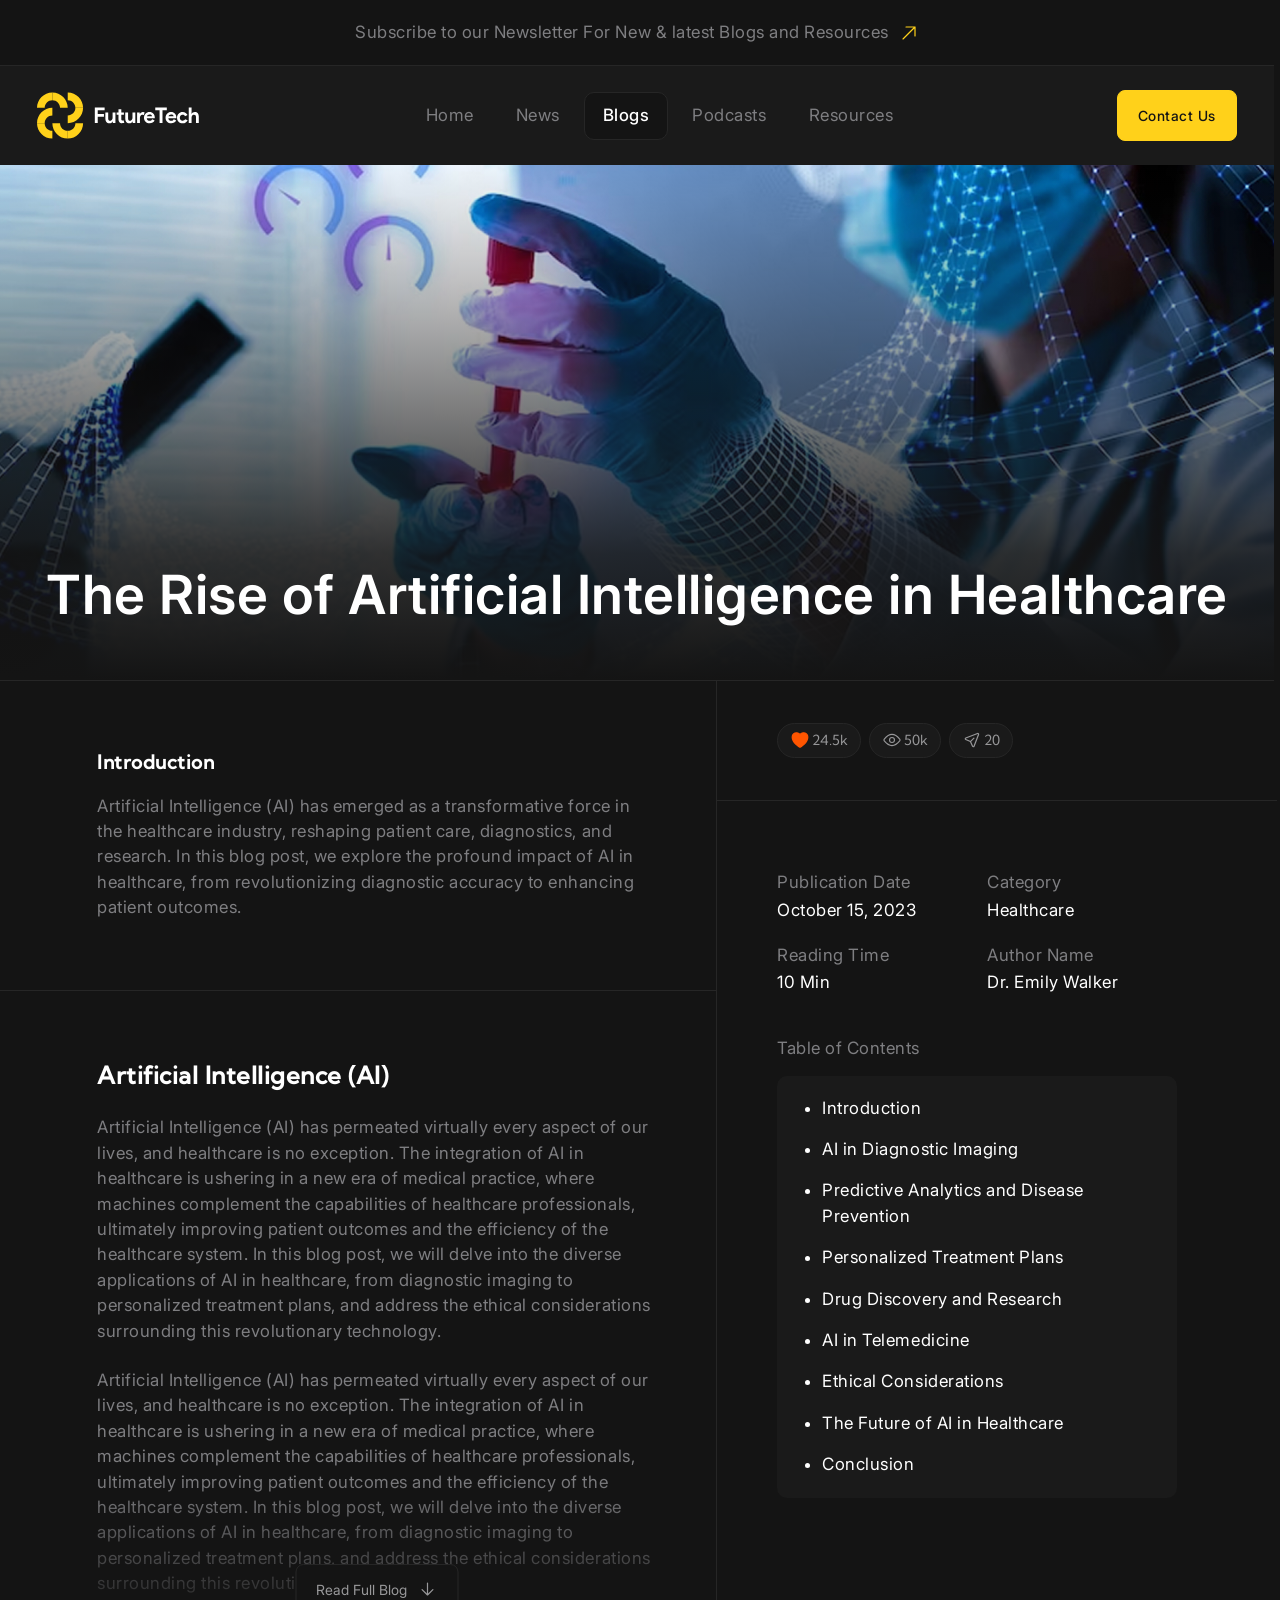
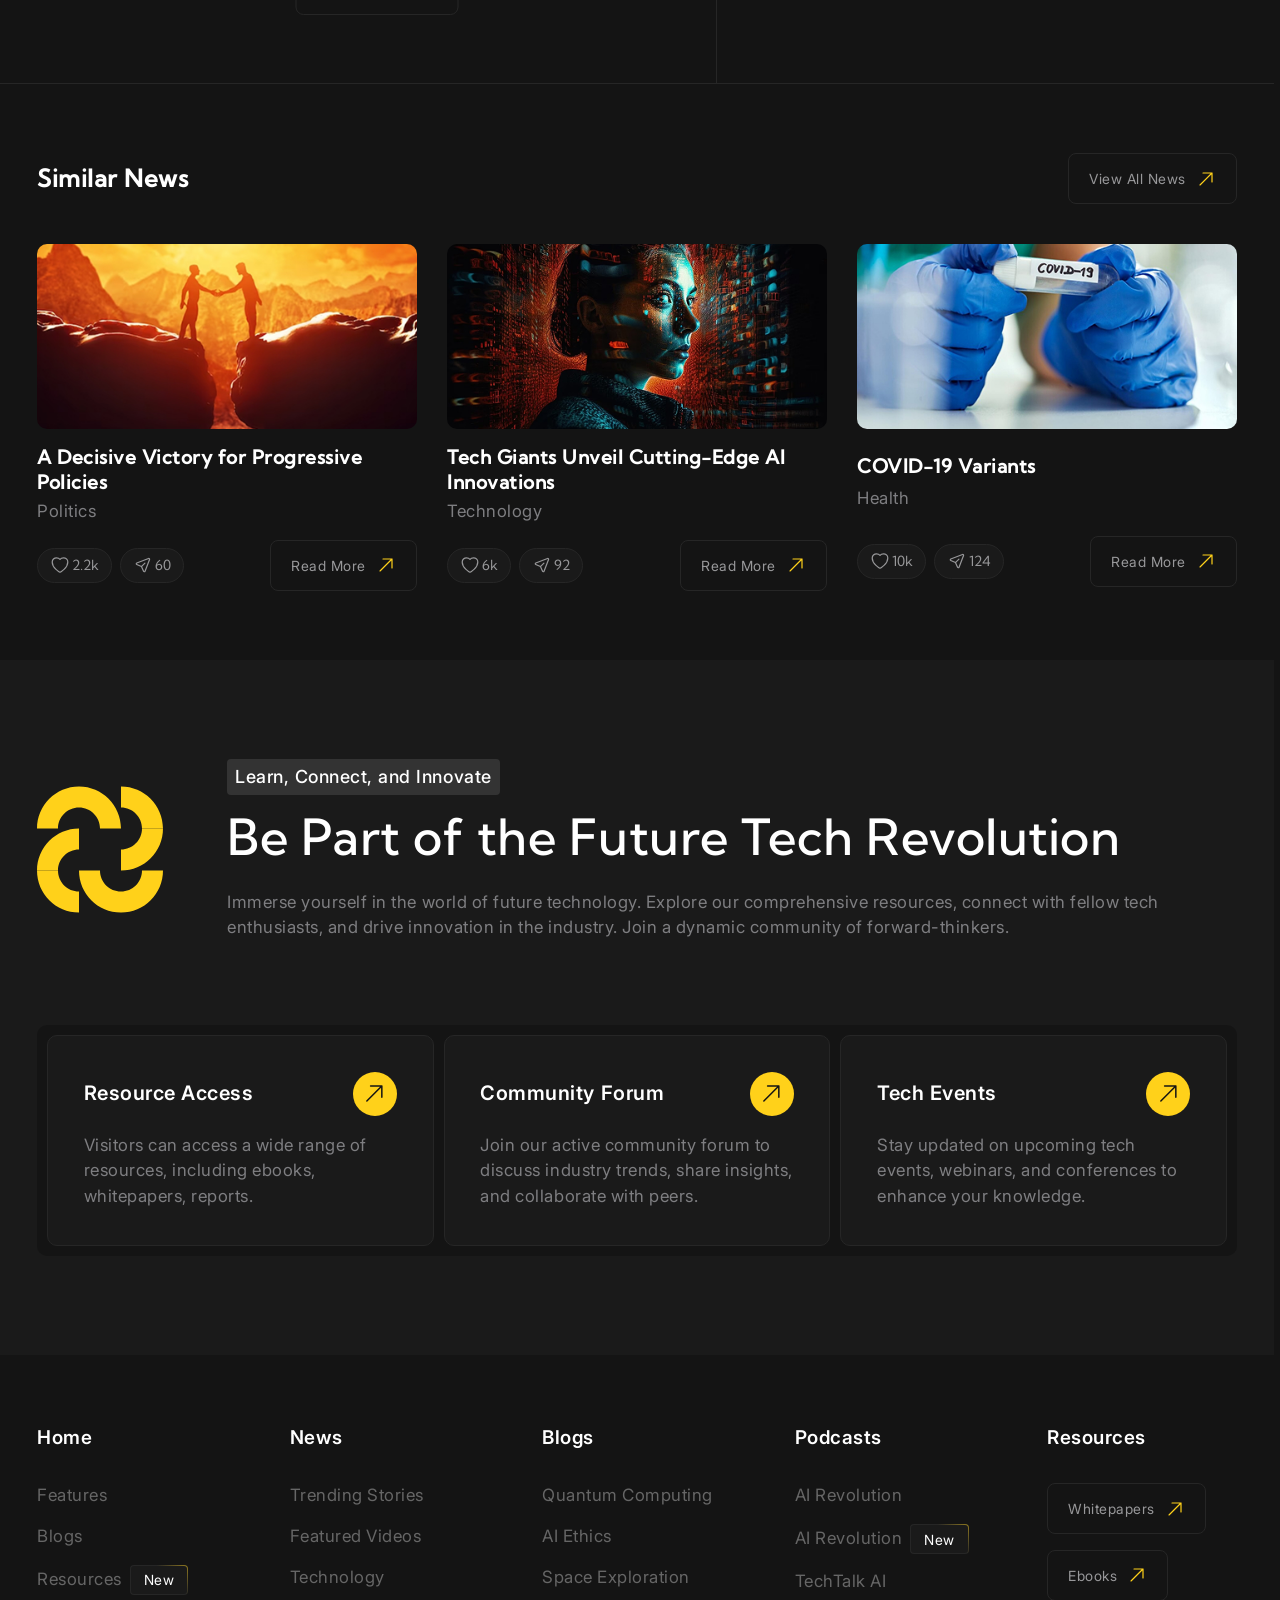
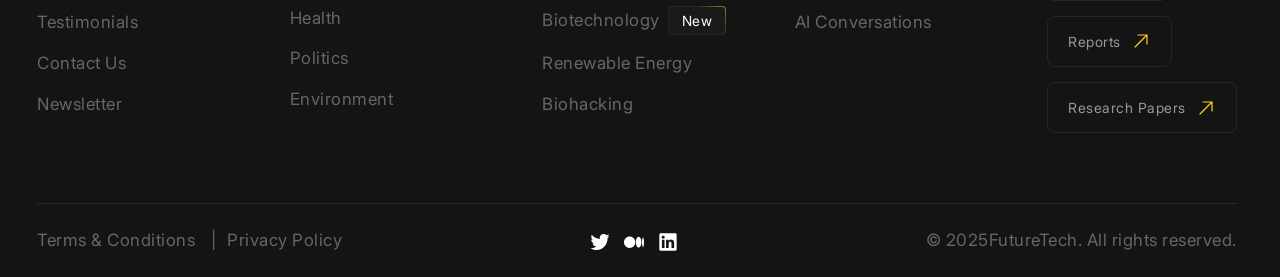
<file: blog.html>
<!DOCTYPE html>
<html lang="en">
  <head>
    <meta charset="UTF-8" />
    <meta
      name="viewport"
      content="width=device-width, initial-scale=1.0, user-scalable=no, maximum-scale=1.0, minimum-scale=1.0"
    />
    <meta http-equiv="X-UA-Compatible" content="ie=edge" />
    <title>Future Tech | Blog</title>
    <link rel="icon" type="image/x-icon" href="./icons/favicon.svg">
    <link rel="apple-touch-icon" sizes="180x180" href="./icons/favicon-apple-devices.png">
    <link rel="stylesheet" href="./styles/main.css" />
    <script src="./scripts/main.js" type="module"></script>
  </head>

  <body>
    <header class="header" data-js-header>
      <div class="header__promo">
        <div class="header__promo-innter container">
          <a href="/" class="header__promo-link">
            <span class="icon icon--yellow-arrow"
              >Subscribe to our Newsletter For New & latest Blogs and
              Resources</span
            >
          </a>
        </div>
      </div>
      <div class="header__body">
        <div class="header__body-inner container">
          <a href="./index.html" class="header__logo logo" aria-label="Home" title="Home">
            <img
              src="./images/logo.svg"
              alt=""
              class="logo__image"
              width="179"
              height="50"
            />
          </a>
          <div class="header__overlay" data-js-header-overlay>
            <nav class="header__menu">
              <ul class="header__menu-list">
                <li class="header__menu-item">
                  <a href="./index.html" class="header__menu-link">Home</a>
                </li>
                <li class="header__menu-item">
                  <a href="./news.html" class="header__menu-link">News</a>
                </li>
                <li class="header__menu-item">
                  <a href="./blog.html" class="header__menu-link is-active">Blogs</a>
                </li>
                <li class="header__menu-item">
                  <a href="./podcasts.html" class="header__menu-link">Podcasts</a>
                </li>
                <li class="header__menu-item">
                  <a href="./resources.html" class="header__menu-link">Resources</a>
                </li>
              </ul>
            </nav>
            <a
              href="./contacts.html"
              class="header__contact-us-link button button--accent"
              >Contact Us</a
            >
          </div>
          <button
            class="header__burger-button burger-button visible-mobile"
            type="button"
            aria-label="Open Menu"
            title="Open Menu"
            data-js-header-burger-button
          >
            <span class="burger-button__line"></span>
            <span class="burger-button__line"></span>
            <span class="burger-button__line"></span>
          </button>
        </div>
      </div>
    </header>
    <main>
      <section class="blog-details" aria-labelledby="blog-details-title">
        <header
          class="blog-details__banner"
          style="--bgImg: url('../images/blog-details/banner.jpg')"
        >
          <div class="blog-details__banner-inner container">
            <h1 class="blog-details__title" id="blog-details-title">
              The Rise of Artificial Intelligence in Healthcare
            </h1>
          </div>
        </header>
        <div class="blog-details__body">
          <div class="blog-details__body-inner container">
            <div class="blog-details__content">
              <div
                class="blog-details__intro full-vw-line full-vw-line--bottom full-vw-line--left"
              >
                <h2 class="h6">Introduction</h2>
                <p>
                  Artificial Intelligence (AI) has emerged as a transformative
                  force in the healthcare industry, reshaping patient care,
                  diagnostics, and research. In this blog post, we explore the
                  profound impact of AI in healthcare, from revolutionizing
                  diagnostic accuracy to enhancing patient outcomes.
                </p>
              </div>
              <div
                class="blog-details__main expandable-content"
                data-js-expandable-content
              >
                <h2 class="h4">Artificial Intelligence (AI)</h2>
                <p>
                  Artificial Intelligence (AI) has permeated virtually every
                  aspect of our lives, and healthcare is no exception. The
                  integration of AI in healthcare is ushering in a new era of
                  medical practice, where machines complement the capabilities
                  of healthcare professionals, ultimately improving patient
                  outcomes and the efficiency of the healthcare system. In this
                  blog post, we will delve into the diverse applications of AI
                  in healthcare, from diagnostic imaging to personalized
                  treatment plans, and address the ethical considerations
                  surrounding this revolutionary technology.
                </p>
                <p>
                  Artificial Intelligence (AI) has permeated virtually every
                  aspect of our lives, and healthcare is no exception. The
                  integration of AI in healthcare is ushering in a new era of
                  medical practice, where machines complement the capabilities
                  of healthcare professionals, ultimately improving patient
                  outcomes and the efficiency of the healthcare system. In this
                  blog post, we will delve into the diverse applications of AI
                  in healthcare, from diagnostic imaging to personalized
                  treatment plans, and address the ethical considerations
                  surrounding this revolutionary technology.
                </p>
                <h2 class="h4">Predictive Analytics and Disease Prevention</h2>
                <p>
                  One of the most prominent applications of AI in healthcare is
                  in diagnostic imaging. AI algorithms have demonstrated
                  remarkable proficiency in interpreting medical images such as
                  X-rays, MRIs, and CT scans. They can identify anomalies and
                  deviations that might be overlooked by the human eye. This is
                  particularly valuable in early disease detection. For
                  instance, AI can aid radiologists in detecting minute
                  irregularities in mammograms or identifying critical findings
                  in chest X-rays, potentially indicative of life-threatening
                  conditions.
                </p>
                <p>
                  One of the most prominent applications of AI in healthcare is
                  in diagnostic imaging. AI algorithms have demonstrated
                  remarkable proficiency in interpreting medical images such as
                  X-rays, MRIs, and CT scans. They can identify anomalies and
                  deviations that might be overlooked by the human eye. This is
                  particularly valuable in early disease detection. For
                  instance, AI can aid radiologists in detecting minute
                  irregularities in mammograms or identifying critical findings
                  in chest X-rays, potentially indicative of life-threatening
                  conditions.
                </p>
                <p>
                  One of the most prominent applications of AI in healthcare is
                  in diagnostic imaging. AI algorithms have demonstrated
                  remarkable proficiency in interpreting medical images such as
                  X-rays, MRIs, and CT scans. They can identify anomalies and
                  deviations that might be overlooked by the human eye. This is
                  particularly valuable in early disease detection. For
                  instance, AI can aid radiologists in detecting minute
                  irregularities in mammograms or identifying critical findings
                  in chest X-rays, potentially indicative of life-threatening
                  conditions.
                </p>
                <p>
                  One of the most prominent applications of AI in healthcare is
                  in diagnostic imaging. AI algorithms have demonstrated
                  remarkable proficiency in interpreting medical images such as
                  X-rays, MRIs, and CT scans. They can identify anomalies and
                  deviations that might be overlooked by the human eye. This is
                  particularly valuable in early disease detection. For
                  instance, AI can aid radiologists in detecting minute
                  irregularities in mammograms or identifying critical findings
                  in chest X-rays, potentially indicative of life-threatening
                  conditions.
                </p>
                <button
                  class="blog-details__read-full-button button expandable-content__button"
                  type="button"
                  data-js-expandable-content-button
                >
                  <span class="icon icon--gray-arrow-down">Read Full Blog</span>
                </button>
              </div>
            </div>
            <div class="blog-details__info">
              <div
                class="blog-details__actions blog-actions full-vw-line full-vw-line--bottom full-vw-line--right"
              >
                <ul class="blog-actions__list">
                  <li class="blog-actions__item">
                    <button
                      class="blog-actions__button is-active"
                      type="button"
                      aria-label="Like"
                      title="Like"
                    >
                      <span class="blog-actions__icon-wrapper">
                        <svg
                          width="24"
                          height="25"
                          viewBox="0 0 24 25"
                          fill="none"
                          xmlns="http://www.w3.org/2000/svg"
                        >
                          <path
                            d="M11.645 21.4107L11.6384 21.4071L11.6158 21.3949C11.5965 21.3844 11.5689 21.3693 11.5336 21.3496C11.4629 21.3101 11.3612 21.2524 11.233 21.1769C10.9765 21.0261 10.6132 20.8039 10.1785 20.515C9.31074 19.9381 8.15122 19.0901 6.9886 18.0063C4.68781 15.8615 2.25 12.6751 2.25 8.75C2.25 5.82194 4.7136 3.5 7.6875 3.5C9.43638 3.5 11.0023 4.29909 12 5.5516C12.9977 4.29909 14.5636 3.5 16.3125 3.5C19.2864 3.5 21.75 5.82194 21.75 8.75C21.75 12.6751 19.3122 15.8615 17.0114 18.0063C15.8488 19.0901 14.6893 19.9381 13.8215 20.515C13.3868 20.8039 13.0235 21.0261 12.767 21.1769C12.6388 21.2524 12.5371 21.3101 12.4664 21.3496C12.4311 21.3693 12.4035 21.3844 12.3842 21.3949L12.3616 21.4071L12.355 21.4107L12.3523 21.4121C12.1323 21.5289 11.8677 21.5289 11.6477 21.4121L11.645 21.4107Z"
                            stroke="#666666"
                            stroke-width="1.5"
                            stroke-linejoin="round"
                          />
                        </svg>
                      </span>
                      <span>24.5k</span>
                    </button>
                  </li>
                  <li class="blog-actions__item">
                    <button
                      class="blog-actions__button"
                      type="button"
                      aria-label="Watches"
                      title="Watches"
                    >
                      <span class="blog-actions__icon-wrapper">
                        <svg width="27" height="26" viewBox="0 0 27 26" fill="none" xmlns="http://www.w3.org/2000/svg">
                          <path d="M23.9025 11.7298C24.1794 12.0782 24.3327 12.5307 24.3327 13C24.3327 13.4693 24.1794 13.9219 23.9025 14.2702C22.1492 16.4125 18.1582 20.5833 13.4994 20.5833C8.8405 20.5833 4.84957 16.4125 3.09623 14.2702C2.81931 13.9219 2.66602 13.4693 2.66602 13C2.66602 12.5307 2.81931 12.0782 3.09623 11.7298C4.84957 9.58749 8.8405 5.41666 13.4994 5.41666C18.1582 5.41666 22.1492 9.58749 23.9025 11.7298Z" stroke="#98989A" stroke-width="1.5" stroke-linecap="round" stroke-linejoin="round"/>
                          <path d="M13.4999 16.3702C15.3444 16.3702 16.8396 14.8612 16.8396 12.9998C16.8396 11.1385 15.3444 9.62952 13.4999 9.62952C11.6554 9.62952 10.1602 11.1385 10.1602 12.9998C10.1602 14.8612 11.6554 16.3702 13.4999 16.3702Z" stroke="#98989A" stroke-width="1.5" stroke-linecap="round" stroke-linejoin="round"/>
                          </svg>
                          
                      </span>
                      <span>50k</span>
                    </button>
                  </li>
                  <li class="blog-actions__item">
                    <button
                      class="blog-actions__button"
                      type="button"
                      aria-label="Share"
                      title="Share"
                    >
                      <span class="blog-actions__icon-wrapper">
                        <svg
                          width="24"
                          height="25"
                          viewBox="0 0 24 25"
                          fill="none"
                          xmlns="http://www.w3.org/2000/svg"
                        >
                          <path
                            d="M10.0384 14.4616L4.1719 11.7951C3.36454 11.4281 3.39898 10.2697 4.22673 9.95134L18.8999 4.30781C19.7087 3.99675 20.5033 4.79139 20.1922 5.60013L14.5487 20.2733C14.2303 21.1011 13.072 21.1355 12.705 20.3281L10.0384 14.4616ZM10.0384 14.4616L14.4231 10.077"
                            stroke="#666666"
                            stroke-width="1.5"
                            stroke-linecap="round"
                            stroke-linejoin="round"
                          />
                        </svg>
                      </span>
                      <span>20</span>
                    </button>
                  </li>
                </ul>
              </div>
              <div class="blog-details__summary summary summary--2-cols">
                <dl class="summary__list">
                  <div class="summary__item">
                    <dt class="summary__key">Publication Date</dt>
                    <dd class="summary__value">
                      <time datetime="2023-10-15">October 15, 2023</time>
                    </dd>
                  </div>
                  <div class="summary__item">
                    <dt class="summary__key">Category</dt>
                    <dd class="summary__value">Healthcare</dd>
                  </div>
                  <div class="summary__item">
                    <dt class="summary__key">Reading Time</dt>
                    <dd class="summary__value">10 Min</dd>
                  </div>
                  <div class="summary__item">
                    <dt class="summary__key">Author Name</dt>
                    <dd class="summary__value">Dr. Emily Walker</dd>
                  </div>
                  <div class="summary__item summary__item--wide">
                    <dt class="summary__key">Table of Contents</dt>
                    <dd class="summary__value">
                      <div class="table-of-contents">
                        <ul class="table-of-contents__list">
                          <li class="table-of-contents__item">Introduction</li>
                          <li class="table-of-contents__item">
                            AI in Diagnostic Imaging
                          </li>
                          <li class="table-of-contents__item">
                            Predictive Analytics and Disease Prevention
                          </li>
                          <li class="table-of-contents__item">
                            Personalized Treatment Plans
                          </li>
                          <li class="table-of-contents__item">
                            Drug Discovery and Research
                          </li>
                          <li class="table-of-contents__item">
                            AI in Telemedicine
                          </li>
                          <li class="table-of-contents__item">
                            Ethical Considerations
                          </li>
                          <li class="table-of-contents__item">
                            The Future of AI in Healthcare
                          </li>
                          <li class="table-of-contents__item">Conclusion</li>
                        </ul>
                      </div>
                    </dd>
                  </div>
                </dl>
              </div>
            </div>
          </div>
        </div>
        <div class="blog-details__news news container">
          <header class="news__header">
            <h2 class="news__title h4">Similar News</h2>
            <a class="news__link button" href="/">
              <span class="icon icon--yellow-arrow">View All News</span>
            </a>
          </header>
          <ul class="news__list">
            <li class="news__item">
              <article class="news-card">
                <img
                  class="news-card__image"
                  src="./images/news/2.jpg"
                  alt=""
                  width="512"
                  height="222"
                  loading="lazy"
                />
                <div class="news-card__body">
                  <h2 class="news-card__title h6">
                    A Decisive Victory for Progressive Policies
                  </h2>
                  <div class="news-card__description">
                    <p>Politics</p>
                  </div>
                </div>
                <div class="news-card__controls">
                  <div class="news-card__actions block-actions">
                    <ul class="blog-actions__list">
                      <li class="blog-actions__item">
                        <button
                          class="blog-actions__button"
                          type="button"
                          aria-label="Like"
                          title="Like"
                        >
                          <span class="blog-actions__icon-wrapper">
                            <svg
                              width="24"
                              height="25"
                              viewBox="0 0 24 25"
                              fill="none"
                              xmlns="http://www.w3.org/2000/svg"
                            >
                              <path
                                d="M11.645 21.4107L11.6384 21.4071L11.6158 21.3949C11.5965 21.3844 11.5689 21.3693 11.5336 21.3496C11.4629 21.3101 11.3612 21.2524 11.233 21.1769C10.9765 21.0261 10.6132 20.8039 10.1785 20.515C9.31074 19.9381 8.15122 19.0901 6.9886 18.0063C4.68781 15.8615 2.25 12.6751 2.25 8.75C2.25 5.82194 4.7136 3.5 7.6875 3.5C9.43638 3.5 11.0023 4.29909 12 5.5516C12.9977 4.29909 14.5636 3.5 16.3125 3.5C19.2864 3.5 21.75 5.82194 21.75 8.75C21.75 12.6751 19.3122 15.8615 17.0114 18.0063C15.8488 19.0901 14.6893 19.9381 13.8215 20.515C13.3868 20.8039 13.0235 21.0261 12.767 21.1769C12.6388 21.2524 12.5371 21.3101 12.4664 21.3496C12.4311 21.3693 12.4035 21.3844 12.3842 21.3949L12.3616 21.4071L12.355 21.4107L12.3523 21.4121C12.1323 21.5289 11.8677 21.5289 11.6477 21.4121L11.645 21.4107Z"
                                stroke="#666666"
                                stroke-width="1.5"
                                stroke-linejoin="round"
                              />
                            </svg>
                          </span>
                          <span>2.2k</span>
                        </button>
                      </li>
                      <li class="blog-actions__item">
                        <button
                          class="blog-actions__button"
                          type="button"
                          aria-label="Share"
                          title="Share"
                        >
                          <span class="blog-actions__icon-wrapper">
                            <svg
                              width="24"
                              height="25"
                              viewBox="0 0 24 25"
                              fill="none"
                              xmlns="http://www.w3.org/2000/svg"
                            >
                              <path
                                d="M10.0384 14.4616L4.1719 11.7951C3.36454 11.4281 3.39898 10.2697 4.22673 9.95134L18.8999 4.30781C19.7087 3.99675 20.5033 4.79139 20.1922 5.60013L14.5487 20.2733C14.2303 21.1011 13.072 21.1355 12.705 20.3281L10.0384 14.4616ZM10.0384 14.4616L14.4231 10.077"
                                stroke="#666666"
                                stroke-width="1.5"
                                stroke-linecap="round"
                                stroke-linejoin="round"
                              />
                            </svg>
                          </span>
                          <span>60</span>
                        </button>
                      </li>
                    </ul>
                  </div>
                  <a class="news-card__link button" href="/"
                    ><span class="icon icon--yellow-arrow"> Read More </span></a
                  >
                </div>
              </article>
            </li>
            <li class="news__item">
              <article class="news-card">
                <img
                  class="news-card__image"
                  src="./images/news/3.jpg"
                  alt=""
                  width="512"
                  height="222"
                  loading="lazy"
                />
                <div class="news-card__body">
                  <h2 class="news-card__title h6">
                    Tech Giants Unveil Cutting-Edge AI Innovations
                  </h2>
                  <div class="news-card__description">
                    <p>Technology</p>
                  </div>
                </div>
                <div class="news-card__controls">
                  <div class="news-card__actions block-actions">
                    <ul class="blog-actions__list">
                      <li class="blog-actions__item">
                        <button
                          class="blog-actions__button"
                          type="button"
                          aria-label="Like"
                          title="Like"
                        >
                          <span class="blog-actions__icon-wrapper">
                            <svg
                              width="24"
                              height="25"
                              viewBox="0 0 24 25"
                              fill="none"
                              xmlns="http://www.w3.org/2000/svg"
                            >
                              <path
                                d="M11.645 21.4107L11.6384 21.4071L11.6158 21.3949C11.5965 21.3844 11.5689 21.3693 11.5336 21.3496C11.4629 21.3101 11.3612 21.2524 11.233 21.1769C10.9765 21.0261 10.6132 20.8039 10.1785 20.515C9.31074 19.9381 8.15122 19.0901 6.9886 18.0063C4.68781 15.8615 2.25 12.6751 2.25 8.75C2.25 5.82194 4.7136 3.5 7.6875 3.5C9.43638 3.5 11.0023 4.29909 12 5.5516C12.9977 4.29909 14.5636 3.5 16.3125 3.5C19.2864 3.5 21.75 5.82194 21.75 8.75C21.75 12.6751 19.3122 15.8615 17.0114 18.0063C15.8488 19.0901 14.6893 19.9381 13.8215 20.515C13.3868 20.8039 13.0235 21.0261 12.767 21.1769C12.6388 21.2524 12.5371 21.3101 12.4664 21.3496C12.4311 21.3693 12.4035 21.3844 12.3842 21.3949L12.3616 21.4071L12.355 21.4107L12.3523 21.4121C12.1323 21.5289 11.8677 21.5289 11.6477 21.4121L11.645 21.4107Z"
                                stroke="#666666"
                                stroke-width="1.5"
                                stroke-linejoin="round"
                              />
                            </svg>
                          </span>
                          <span>6k</span>
                        </button>
                      </li>
                      <li class="blog-actions__item">
                        <button
                          class="blog-actions__button"
                          type="button"
                          aria-label="Share"
                          title="Share"
                        >
                          <span class="blog-actions__icon-wrapper">
                            <svg
                              width="24"
                              height="25"
                              viewBox="0 0 24 25"
                              fill="none"
                              xmlns="http://www.w3.org/2000/svg"
                            >
                              <path
                                d="M10.0384 14.4616L4.1719 11.7951C3.36454 11.4281 3.39898 10.2697 4.22673 9.95134L18.8999 4.30781C19.7087 3.99675 20.5033 4.79139 20.1922 5.60013L14.5487 20.2733C14.2303 21.1011 13.072 21.1355 12.705 20.3281L10.0384 14.4616ZM10.0384 14.4616L14.4231 10.077"
                                stroke="#666666"
                                stroke-width="1.5"
                                stroke-linecap="round"
                                stroke-linejoin="round"
                              />
                            </svg>
                          </span>
                          <span>92</span>
                        </button>
                      </li>
                    </ul>
                  </div>
                  <a class="news-card__link button" href="/"
                    ><span class="icon icon--yellow-arrow"> Read More </span></a
                  >
                </div>
              </article>
            </li>
            <li class="news__item">
              <article class="news-card">
                <img
                  class="news-card__image"
                  src="./images/news/4.jpg"
                  alt=""
                  width="512"
                  height="222"
                  loading="lazy"
                />
                <div class="news-card__body">
                  <h2 class="news-card__title h6">COVID-19 Variants</h2>
                  <div class="news-card__description">
                    <p>Health</p>
                  </div>
                </div>
                <div class="news-card__controls">
                  <div class="news-card__actions block-actions">
                    <ul class="blog-actions__list">
                      <li class="blog-actions__item">
                        <button
                          class="blog-actions__button"
                          type="button"
                          aria-label="Like"
                          title="Like"
                        >
                          <span class="blog-actions__icon-wrapper">
                            <svg
                              width="24"
                              height="25"
                              viewBox="0 0 24 25"
                              fill="none"
                              xmlns="http://www.w3.org/2000/svg"
                            >
                              <path
                                d="M11.645 21.4107L11.6384 21.4071L11.6158 21.3949C11.5965 21.3844 11.5689 21.3693 11.5336 21.3496C11.4629 21.3101 11.3612 21.2524 11.233 21.1769C10.9765 21.0261 10.6132 20.8039 10.1785 20.515C9.31074 19.9381 8.15122 19.0901 6.9886 18.0063C4.68781 15.8615 2.25 12.6751 2.25 8.75C2.25 5.82194 4.7136 3.5 7.6875 3.5C9.43638 3.5 11.0023 4.29909 12 5.5516C12.9977 4.29909 14.5636 3.5 16.3125 3.5C19.2864 3.5 21.75 5.82194 21.75 8.75C21.75 12.6751 19.3122 15.8615 17.0114 18.0063C15.8488 19.0901 14.6893 19.9381 13.8215 20.515C13.3868 20.8039 13.0235 21.0261 12.767 21.1769C12.6388 21.2524 12.5371 21.3101 12.4664 21.3496C12.4311 21.3693 12.4035 21.3844 12.3842 21.3949L12.3616 21.4071L12.355 21.4107L12.3523 21.4121C12.1323 21.5289 11.8677 21.5289 11.6477 21.4121L11.645 21.4107Z"
                                stroke="#666666"
                                stroke-width="1.5"
                                stroke-linejoin="round"
                              />
                            </svg>
                          </span>
                          <span>10k</span>
                        </button>
                      </li>
                      <li class="blog-actions__item">
                        <button
                          class="blog-actions__button"
                          type="button"
                          aria-label="Share"
                          title="Share"
                        >
                          <span class="blog-actions__icon-wrapper">
                            <svg
                              width="24"
                              height="25"
                              viewBox="0 0 24 25"
                              fill="none"
                              xmlns="http://www.w3.org/2000/svg"
                            >
                              <path
                                d="M10.0384 14.4616L4.1719 11.7951C3.36454 11.4281 3.39898 10.2697 4.22673 9.95134L18.8999 4.30781C19.7087 3.99675 20.5033 4.79139 20.1922 5.60013L14.5487 20.2733C14.2303 21.1011 13.072 21.1355 12.705 20.3281L10.0384 14.4616ZM10.0384 14.4616L14.4231 10.077"
                                stroke="#666666"
                                stroke-width="1.5"
                                stroke-linecap="round"
                                stroke-linejoin="round"
                              />
                            </svg>
                          </span>
                          <span>124</span>
                        </button>
                      </li>
                    </ul>
                  </div>
                  <a class="news-card__link button" href="/">
                    <span class="icon icon--yellow-arrow"> Read More </span></a
                  >
                </div>
              </article>
            </li>
          </ul>
        </div>
      </section>
      <section class="about" aria-labelledby="about-title">
        <div class="about__inner container">
          <header class="about__header">
            <img
              class="about__icon"
              src="./images/about/icon.svg"
              alt=""
              width="150"
              height="150"
              loading="lazy"
            />
            <div class="about__info">
              <p class="about__subtitle tag">Learn, Connect, and Innovate</p>
              <h2 class="about__title" id="about-title">
                Be Part of the Future Tech Revolution
              </h2>
            </div>
            <div class="about__description">
              <p>
                Immerse yourself in the world of future technology. Explore our
                comprehensive resources, connect with fellow tech enthusiasts,
                and drive innovation in the industry. Join a dynamic community
                of forward-thinkers.
              </p>
            </div>
          </header>
          <ul class="about__list">
            <li class="about__item">
              <a class="about-card tile" href="/">
                <h3 class="about-card__title circle-icon">Resource Access</h3>
                <div class="about-card__description">
                  <p>
                    Visitors can access a wide range of resources, including
                    ebooks, whitepapers, reports.
                  </p>
                </div>
              </a>
            </li>
            <li class="about__item">
              <a class="about-card tile" href="/">
                <h3 class="about-card__title circle-icon">Community Forum</h3>
                <div class="about-card__description">
                  <p>
                    Join our active community forum to discuss industry trends,
                    share insights, and collaborate with peers.
                  </p>
                </div>
              </a>
            </li>
            <li class="about__item">
              <a class="about-card tile" href="/">
                <h3 class="about-card__title circle-icon">Tech Events</h3>
                <div class="about-card__description">
                  <p>
                    Stay updated on upcoming tech events, webinars, and
                    conferences to enhance your knowledge.
                  </p>
                </div>
              </a>
            </li>
          </ul>
        </div>
      </section>
    </main>
    <footer class="footer">
      <div class="footer__inter container">
        <div class="footer__body">
          <nav class="footer__menu">
            <div class="footer__menu-column">
              <a href="/" class="footer__menu-main-link h6">Home</a>
              <ul class="footer__menu-list">
                <li class="footer__menu-item">
                  <a href="/" class="footer__menu-link">Features</a>
                </li>
                <li class="footer__menu-item">
                  <a href="/" class="footer__menu-link">Blogs</a>
                </li>
                <li class="footer__menu-item">
                  <a href="/" class="footer__menu-link">Resources</a>
                  <span class="badge">New</span>
                </li>
                <li class="footer__menu-item">
                  <a href="/" class="footer__menu-link">Testimonials</a>
                </li>
                <li class="footer__menu-item">
                  <a href="/" class="footer__menu-link">Contact Us</a>
                </li>
                <li class="footer__menu-item">
                  <a href="/" class="footer__menu-link">Newsletter</a>
                </li>
              </ul>
            </div>
            <div class="footer__menu-column">
              <a href="/" class="footer__menu-main-link h6">News</a>
              <ul class="footer__menu-list">
                <li class="footer__menu-item">
                  <a href="/" class="footer__menu-link">Trending Stories</a>
                </li>
                <li class="footer__menu-item">
                  <a href="/" class="footer__menu-link">Featured Videos</a>
                </li>
                <li class="footer__menu-item">
                  <a href="/" class="footer__menu-link">Technology</a>
                </li>
                <li class="footer__menu-item">
                  <a href="/" class="footer__menu-link">Health</a>
                </li>
                <li class="footer__menu-item">
                  <a href="/" class="footer__menu-link">Politics</a>
                </li>
                <li class="footer__menu-item">
                  <a href="/" class="footer__menu-link">Environment</a>
                </li>
              </ul>
            </div>
            <div class="footer__menu-column">
              <a href="/" class="footer__menu-main-link h6">Blogs</a>
              <ul class="footer__menu-list">
                <li class="footer__menu-item">
                  <a href="/" class="footer__menu-link">Quantum Computing</a>
                </li>
                <li class="footer__menu-item">
                  <a href="/" class="footer__menu-link">AI Ethics</a>
                </li>
                <li class="footer__menu-item">
                  <a href="/" class="footer__menu-link">Space Exploration</a>
                </li>
                <li class="footer__menu-item">
                  <a href="/" class="footer__menu-link">Biotechnology</a>
                  <span class="badge">New</span>
                </li>
                <li class="footer__menu-item">
                  <a href="/" class="footer__menu-link">Renewable Energy</a>
                </li>
                <li class="footer__menu-item">
                  <a href="/" class="footer__menu-link">Biohacking</a>
                </li>
              </ul>
            </div>
            <div class="footer__menu-column">
              <a href="/" class="footer__menu-main-link h6">Podcasts</a>
              <ul class="footer__menu-list">
                <li class="footer__menu-item">
                  <a href="/" class="footer__menu-link">AI Revolution</a>
                </li>
                <li class="footer__menu-item">
                  <a href="/" class="footer__menu-link">AI Revolution</a>
                  <span class="badge">New</span>
                </li>
                <li class="footer__menu-item">
                  <a href="/" class="footer__menu-link">TechTalk AI</a>
                </li>
                <li class="footer__menu-item">
                  <a href="/" class="footer__menu-link">AI Conversations</a>
                </li>
              </ul>
            </div>
            <div class="footer__menu-column">
              <a href="/" class="footer__menu-main-link h6">Resources</a>
              <ul class="footer__menu-list">
                <li class="footer__menu-item">
                  <a href="/" class="footer__menu-link button">
                    <span class="icon icon--yellow-arrow">Whitepapers</span>
                  </a>
                </li>
                <li class="footer__menu-item">
                  <a href="/" class="footer__menu-link button">
                    <span class="icon icon--yellow-arrow">Ebooks</span>
                  </a>
                </li>
                <li class="footer__menu-item">
                  <a href="/" class="footer__menu-link button">
                    <span class="icon icon--yellow-arrow">Reports</span>
                  </a>
                </li>
                <li class="footer__menu-item">
                  <a href="/" class="footer__menu-link button">
                    <span class="icon icon--yellow-arrow">Research Papers</span>
                  </a>
                </li>
              </ul>
            </div>
          </nav>
        </div>
        <div class="footer__extra">
          <div class="footer__extra-menu">
            <ul class="footer__extra-menu-list">
              <li class="footer__extra-menu-item">
                <a href="/" class="footer__extra-menu-link"
                  >Terms & Conditions</a
                >
              </li>
              <li class="footer__extra-menu-item">
                <a href="/" class="footer__extra-menu-link">Privacy Policy</a>
              </li>
            </ul>
          </div>
          <div class="footer__soc1als soc1als">
            <ul class="soc1als__list">
              <li class="soc1als__item">
                <a
                  href="/"
                  class="soc1als__link"
                  target="_blank"
                  aria-label="Twitter"
                  title="Twitter"
                >
                  <svg
                    width="24"
                    height="24"
                    viewBox="0 0 24 24"
                    fill="none"
                    xmlns="http://www.w3.org/2000/svg"
                  >
                    <path
                      d="M21.0571 7.18114C21.0664 7.39235 21.0664 7.59395 21.0664 7.80515C21.0756 14.2084 16.3712 21.6004 7.76793 21.6004C5.23048 21.6004 2.73933 20.842 0.600098 19.4212C0.970528 19.4692 1.34096 19.4884 1.71139 19.4884C3.81358 19.4884 5.86021 18.7588 7.51789 17.4052C5.51756 17.3668 3.75802 16.0132 3.14681 14.0356C3.85063 14.1796 4.57296 14.1508 5.25826 13.9492C3.08198 13.5076 1.51691 11.5204 1.50765 9.20675C1.50765 9.18755 1.50765 9.16835 1.50765 9.14915C2.15591 9.52355 2.88751 9.73475 3.62837 9.75395C1.58174 8.33315 0.942746 5.50114 2.18369 3.28353C4.5637 6.31714 8.06427 8.15075 11.8241 8.35235C11.4445 6.67234 11.9631 4.90594 13.1762 3.71553C15.0561 1.88193 18.0196 1.97793 19.7977 3.92673C20.8441 3.71553 21.8535 3.31233 22.7704 2.74593C22.4185 3.86913 21.6869 4.81954 20.7145 5.42434C21.6406 5.30914 22.5481 5.04994 23.4001 4.66594C22.7704 5.64514 21.9739 6.48994 21.0571 7.18114Z"
                      fill="white"
                    />
                  </svg>
                </a>
              </li>
              <li class="soc1als__item">
                <a
                  href="/"
                  class="soc1als__link"
                  target="_blank"
                  aria-label="Medium"
                  title="Medium"
                >
                  <svg
                    width="24"
                    height="24"
                    viewBox="0 0 24 24"
                    fill="none"
                    xmlns="http://www.w3.org/2000/svg"
                  >
                    <path
                      d="M13.5374 12.2281C13.5374 15.9988 10.5069 19.0556 6.76883 19.0556C3.03073 19.0556 0 15.9981 0 12.2281C0 8.45806 3.0305 5.40039 6.76883 5.40039C10.5072 5.40039 13.5374 8.45737 13.5374 12.2281Z"
                      fill="white"
                    />
                    <path
                      d="M20.9627 12.2285C20.9627 15.7778 19.4474 18.6563 17.5783 18.6563C15.7091 18.6563 14.1938 15.7778 14.1938 12.2285C14.1938 8.67922 15.7089 5.80078 17.578 5.80078C19.4472 5.80078 20.9625 8.67829 20.9625 12.2285"
                      fill="white"
                    />
                    <path
                      d="M24 12.228C24 15.4073 23.4672 17.9862 22.8097 17.9862C22.1522 17.9862 21.6196 15.408 21.6196 12.228C21.6196 9.04797 22.1525 6.46973 22.8097 6.46973C23.467 6.46973 24 9.04774 24 12.228Z"
                      fill="white"
                    />
                  </svg>
                </a>
              </li>
              <li class="soc1als__item">
                <a
                  href="/"
                  class="soc1als__link"
                  target="_blank"
                  aria-label="LinkedIn"
                  title="LinkedIn"
                >
                  <svg
                    width="24"
                    height="24"
                    viewBox="0 0 24 24"
                    fill="none"
                    xmlns="http://www.w3.org/2000/svg"
                  >
                    <path
                      d="M20.8647 1.59961H3.13554C2.72832 1.59961 2.33777 1.76138 2.04982 2.04933C1.76187 2.33728 1.6001 2.72783 1.6001 3.13505V20.8642C1.6001 21.2714 1.76187 21.6619 2.04982 21.9499C2.33777 22.2378 2.72832 22.3996 3.13554 22.3996H20.8647C21.2719 22.3996 21.6624 22.2378 21.9504 21.9499C22.2383 21.6619 22.4001 21.2714 22.4001 20.8642V3.13505C22.4001 2.72783 22.2383 2.33728 21.9504 2.04933C21.6624 1.76138 21.2719 1.59961 20.8647 1.59961ZM7.79965 19.3186H4.67243V9.38516H7.79965V19.3186ZM6.23388 8.00861C5.87915 8.00661 5.53296 7.89958 5.239 7.70102C4.94504 7.50246 4.71649 7.22127 4.58219 6.89294C4.44789 6.56461 4.41386 6.20386 4.48439 5.8562C4.55492 5.50855 4.72686 5.18958 4.9785 4.93955C5.23014 4.68952 5.5502 4.51964 5.8983 4.45134C6.2464 4.38304 6.60693 4.41939 6.93439 4.5558C7.26185 4.6922 7.54156 4.92255 7.73823 5.21778C7.9349 5.51301 8.03971 5.85988 8.03943 6.21461C8.04278 6.45211 7.99827 6.68784 7.90857 6.90777C7.81887 7.1277 7.68582 7.32732 7.51733 7.49473C7.34884 7.66215 7.14837 7.79392 6.92787 7.88221C6.70736 7.97049 6.47134 8.01348 6.23388 8.00861ZM19.3263 19.3273H16.2005V13.9005C16.2005 12.3001 15.5202 11.8061 14.642 11.8061C13.7147 11.8061 12.8047 12.5052 12.8047 13.9409V19.3273H9.67743V9.39239H12.6848V10.7689H12.7252C13.0271 10.1579 14.0844 9.11361 15.6979 9.11361C17.4428 9.11361 19.3278 10.1493 19.3278 13.1826L19.3263 19.3273Z"
                      fill="white"
                    />
                  </svg>
                </a>
              </li>
            </ul>
          </div>
          <p class="footer__copyright">
            © <time datetime="2025">2025</time>FutureTech. All rights reserved.
          </p>
        </div>
      </div>
    </footer>
  </body>
</html>
</file>
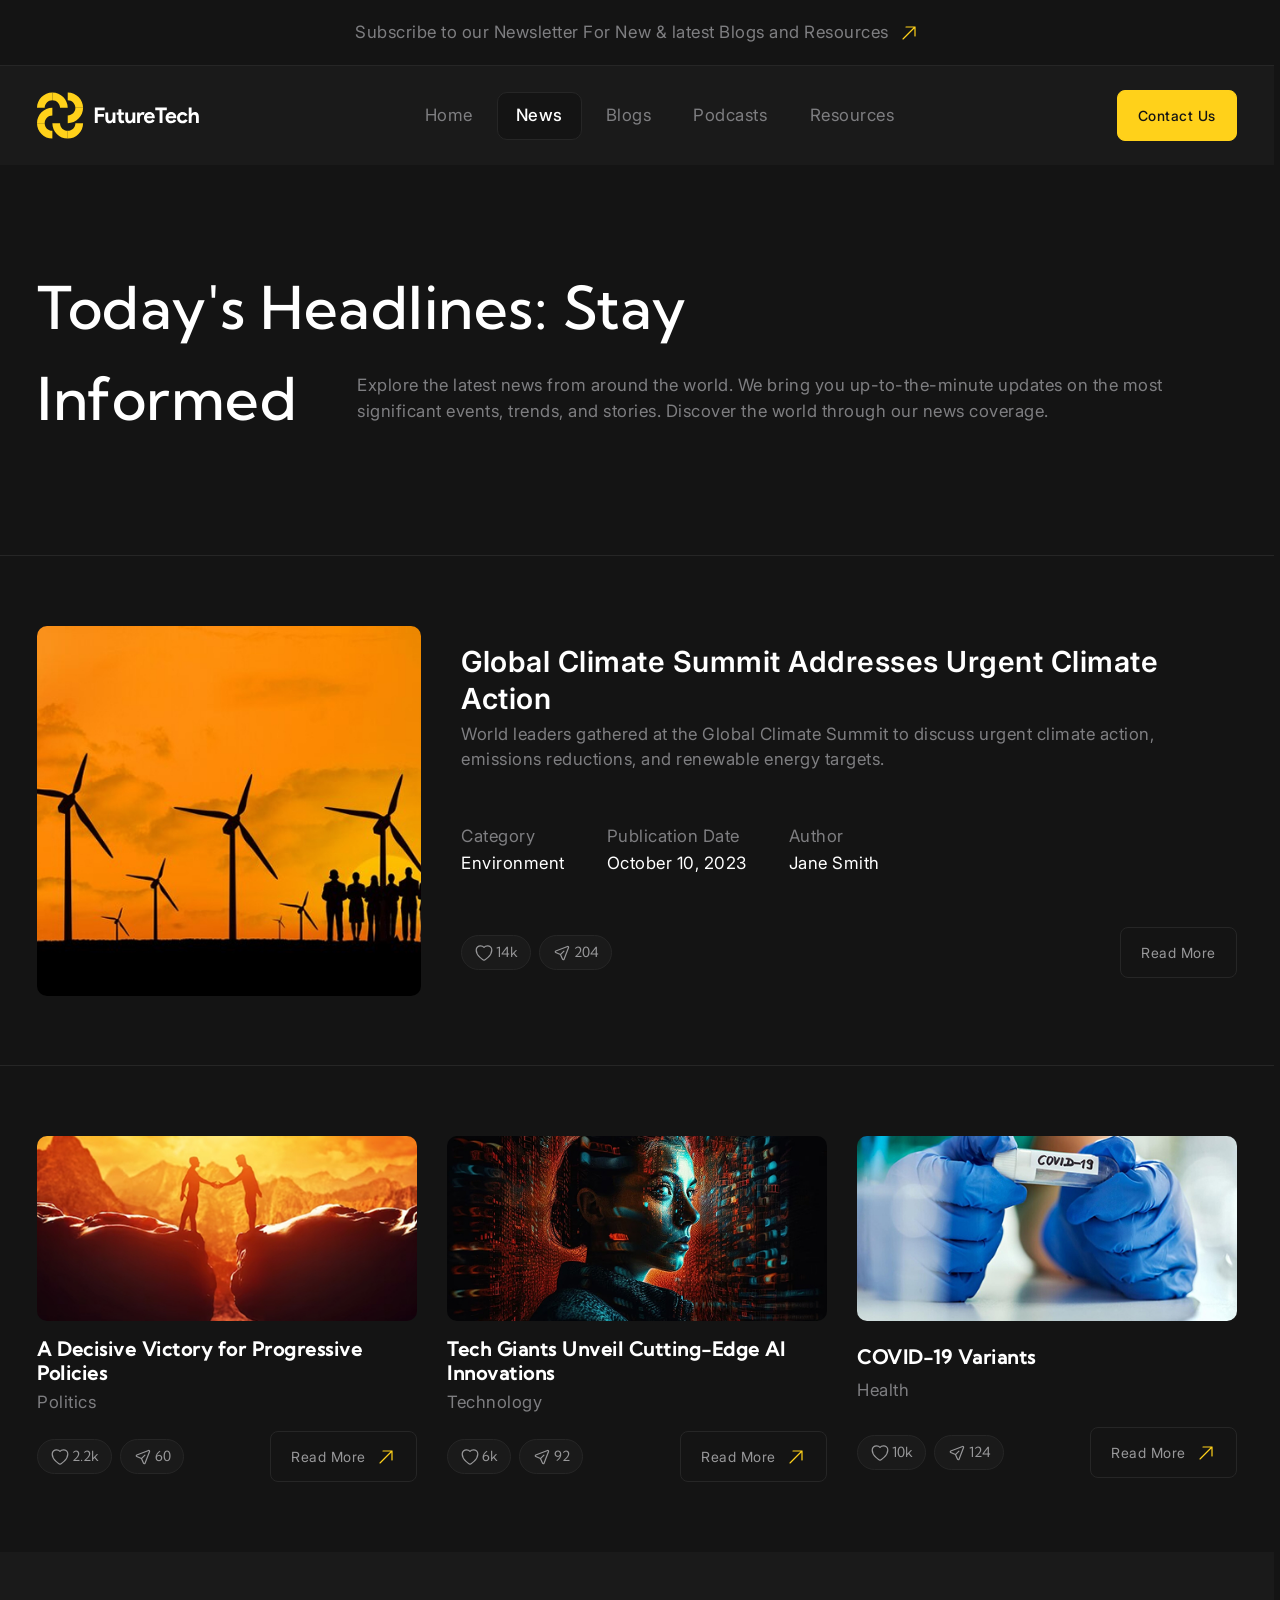
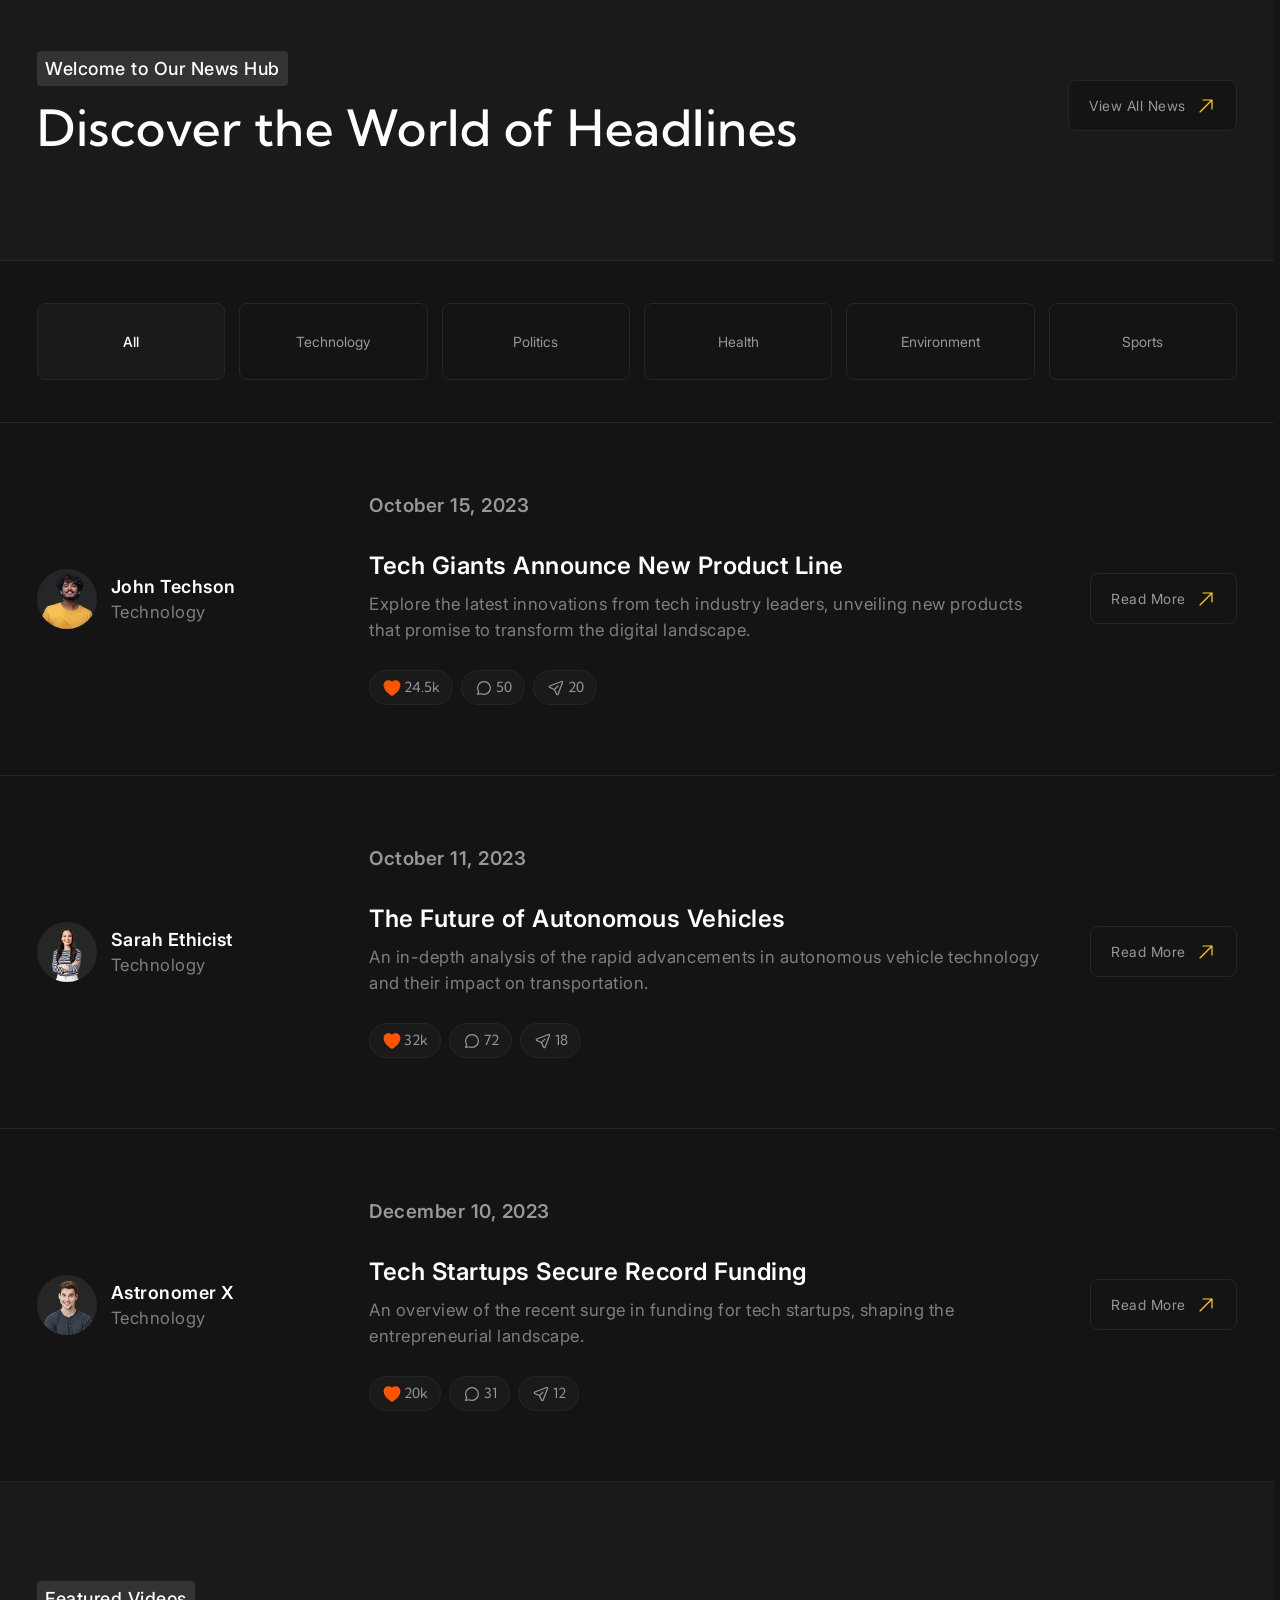
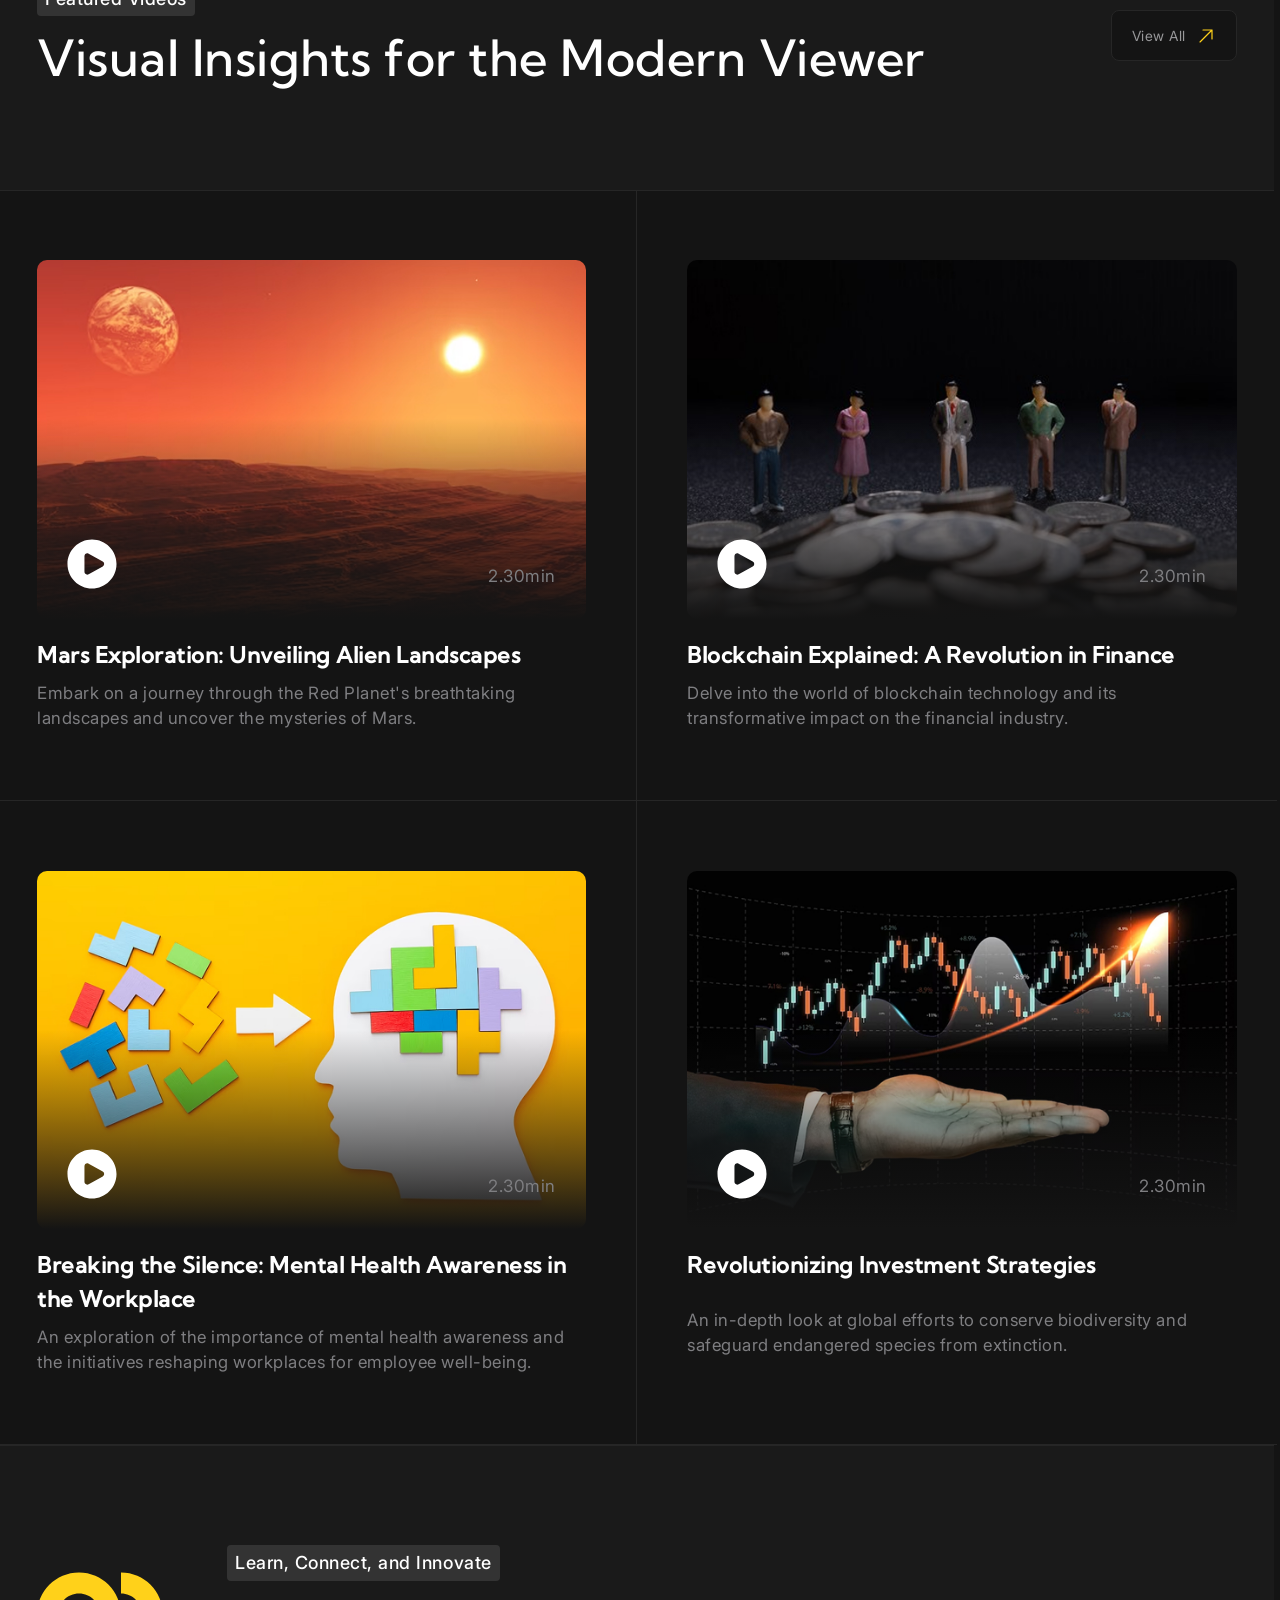
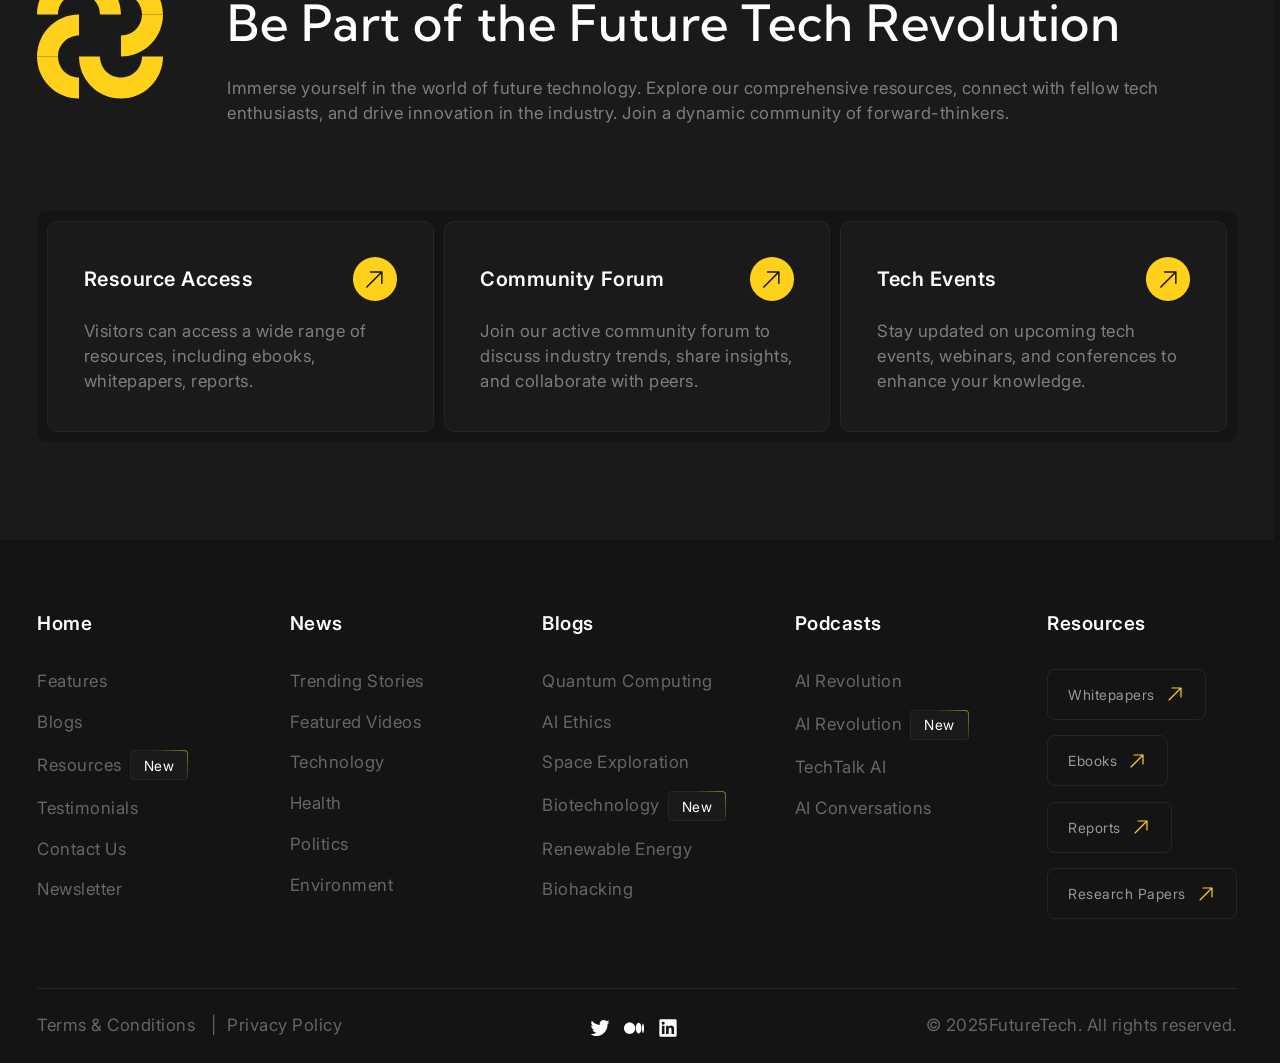
<file: news.html>
<!DOCTYPE html>
<html lang="en">
  <head>
    <meta charset="UTF-8" />
    <meta
      name="viewport"
      content="width=device-width, initial-scale=1.0, user-scalable=no, maximum-scale=1.0, minimum-scale=1.0"
    />
    <meta http-equiv="X-UA-Compatible" content="ie=edge" />
    <title>Future Tech | News</title>
    <link rel="icon" type="image/x-icon" href="./icons/favicon.svg">
    <link rel="apple-touch-icon" sizes="180x180" href="./icons/favicon-apple-devices.png">
    <link rel="stylesheet" href="./styles/main.css" />
    <script src="./scripts/main.js" type="module"></script>
  </head>

  <body>
    <header class="header" data-js-header>
      <div class="header__promo">
        <div class="header__promo-innter container">
          <a href="/" class="header__promo-link">
            <span class="icon icon--yellow-arrow"
              >Subscribe to our Newsletter For New & latest Blogs and Resources</span
            >
          </a>
        </div>
      </div>
      <div class="header__body">
        <div class="header__body-inner container">
          <a href="./index.html" class="header__logo logo" aria-label="Home" title="Home">
            <img src="./images/logo.svg" alt="" class="logo__image" width="179" height="50" />
          </a>
          <div class="header__overlay" data-js-header-overlay>
            <nav class="header__menu">
              <ul class="header__menu-list">
                <li class="header__menu-item">
                  <a href="./index.html" class="header__menu-link">Home</a>
                </li>
                <li class="header__menu-item">
                  <a href="./news.html" class="header__menu-link is-active">News</a>
                </li>
                <li class="header__menu-item">
                  <a href="./blog.html" class="header__menu-link">Blogs</a>
                </li>
                <li class="header__menu-item">
                  <a href="./podcasts.html" class="header__menu-link">Podcasts</a>
                </li>
                <li class="header__menu-item">
                  <a href="./resources.html" class="header__menu-link">Resources</a>
                </li>
              </ul>
            </nav>
            <a href="./contacts.html" class="header__contact-us-link button button--accent">Contact Us</a>
          </div>
          <button
            class="header__burger-button burger-button visible-mobile"
            type="button"
            aria-label="Open Menu"
            title="Open Menu"
            data-js-header-burger-button
          >
            <span class="burger-button__line"></span>
            <span class="burger-button__line"></span>
            <span class="burger-button__line"></span>
          </button>
        </div>
      </div>
    </header>
    <main>
      <section class="hero-alt" aria-labelledby="news-title">
        <header class="hero-alt__header">
          <div class="hero-alt__header-inner container">
            <h1 class="hero-alt__title" id="news-title">
              Today's Headlines: Stay
              <span class="hero-alt__title-hidden-part">Informed</span>
            </h1>
            <p class="hero-alt__subtitle h1 hidden-mobile" aria-hidden="true">Informed</p>
            <p class="hero-alt__description">
              Explore the latest news from around the world. We bring you up-to-the-minute updates on the most
              significant events, trends, and stories. Discover the world through our news coverage.
            </p>
          </div>
        </header>
        <div class="hero-alt__body">
          <ul class="list">
            <li class="list__item">
              <article class="news-card container">
                <img
                  class="news-card__image"
                  src="./images/news/1.jpg"
                  alt=""
                  width="515"
                  height="427"
                  loading="lazy"
                />
                <div class="news-card__body">
                  <h2 class="news-card__title">Global Climate Summit Addresses Urgent Climate Action</h2>
                  <div class="news-card__description">
                    <p>
                      World leaders gathered at the Global Climate Summit to discuss urgent climate action, emissions
                      reductions, and renewable energy targets.
                    </p>
                  </div>
                </div>
                <div class="news-card__summary summary">
                  <dl class="summary__list">
                    <div class="summary__item">
                      <dt class="summary__key">Category</dt>
                      <dd class="summary__value">Environment</dd>
                    </div>
                    <div class="summary__item">
                      <dt class="summary__key">Publication Date</dt>
                      <dd class="summary__value">
                        <time datetime="2023-10-10">October 10, 2023</time>
                      </dd>
                    </div>
                    <div class="summary__item">
                      <dt class="summary__key">Author</dt>
                      <dd class="summary__value">Jane Smith</dd>
                    </div>
                  </dl>
                </div>
                <div class="news-card__controls">
                  <div class="news-card__actions block-actions">
                    <ul class="blog-actions__list">
                      <li class="blog-actions__item">
                        <button class="blog-actions__button" type="button" aria-label="Like" title="Like">
                          <span class="blog-actions__icon-wrapper">
                            <svg
                              width="24"
                              height="25"
                              viewBox="0 0 24 25"
                              fill="none"
                              xmlns="http://www.w3.org/2000/svg"
                            >
                              <path
                                d="M11.645 21.4107L11.6384 21.4071L11.6158 21.3949C11.5965 21.3844 11.5689 21.3693 11.5336 21.3496C11.4629 21.3101 11.3612 21.2524 11.233 21.1769C10.9765 21.0261 10.6132 20.8039 10.1785 20.515C9.31074 19.9381 8.15122 19.0901 6.9886 18.0063C4.68781 15.8615 2.25 12.6751 2.25 8.75C2.25 5.82194 4.7136 3.5 7.6875 3.5C9.43638 3.5 11.0023 4.29909 12 5.5516C12.9977 4.29909 14.5636 3.5 16.3125 3.5C19.2864 3.5 21.75 5.82194 21.75 8.75C21.75 12.6751 19.3122 15.8615 17.0114 18.0063C15.8488 19.0901 14.6893 19.9381 13.8215 20.515C13.3868 20.8039 13.0235 21.0261 12.767 21.1769C12.6388 21.2524 12.5371 21.3101 12.4664 21.3496C12.4311 21.3693 12.4035 21.3844 12.3842 21.3949L12.3616 21.4071L12.355 21.4107L12.3523 21.4121C12.1323 21.5289 11.8677 21.5289 11.6477 21.4121L11.645 21.4107Z"
                                stroke="#666666"
                                stroke-width="1.5"
                                stroke-linejoin="round"
                              />
                            </svg>
                          </span>
                          <span>14k</span>
                        </button>
                      </li>
                      <li class="blog-actions__item">
                        <button class="blog-actions__button" type="button" aria-label="Share" title="Share">
                          <span class="blog-actions__icon-wrapper">
                            <svg
                              width="24"
                              height="25"
                              viewBox="0 0 24 25"
                              fill="none"
                              xmlns="http://www.w3.org/2000/svg"
                            >
                              <path
                                d="M10.0384 14.4616L4.1719 11.7951C3.36454 11.4281 3.39898 10.2697 4.22673 9.95134L18.8999 4.30781C19.7087 3.99675 20.5033 4.79139 20.1922 5.60013L14.5487 20.2733C14.2303 21.1011 13.072 21.1355 12.705 20.3281L10.0384 14.4616ZM10.0384 14.4616L14.4231 10.077"
                                stroke="#666666"
                                stroke-width="1.5"
                                stroke-linecap="round"
                                stroke-linejoin="round"
                              />
                            </svg>
                          </span>
                          <span>204</span>
                        </button>
                      </li>
                    </ul>
                  </div>
                  <a class="news-card__link button" href="/">Read More</a>
                </div>
              </article>
            </li>
            <li class="list__item">
              <div class="news container">
                <ul class="news__list">
                  <li class="news__item">
                    <article class="news-card">
                      <img
                        class="news-card__image"
                        src="./images/news/2.jpg"
                        alt=""
                        width="512"
                        height="222"
                        loading="lazy"
                      />
                      <div class="news-card__body">
                        <h2 class="news-card__title h6">A Decisive Victory for Progressive Policies</h2>
                        <div class="news-card__description">
                          <p>Politics</p>
                        </div>
                      </div>
                      <div class="news-card__controls">
                        <div class="news-card__actions block-actions">
                          <ul class="blog-actions__list">
                            <li class="blog-actions__item">
                              <button class="blog-actions__button" type="button" aria-label="Like" title="Like">
                                <span class="blog-actions__icon-wrapper">
                                  <svg
                                    width="24"
                                    height="25"
                                    viewBox="0 0 24 25"
                                    fill="none"
                                    xmlns="http://www.w3.org/2000/svg"
                                  >
                                    <path
                                      d="M11.645 21.4107L11.6384 21.4071L11.6158 21.3949C11.5965 21.3844 11.5689 21.3693 11.5336 21.3496C11.4629 21.3101 11.3612 21.2524 11.233 21.1769C10.9765 21.0261 10.6132 20.8039 10.1785 20.515C9.31074 19.9381 8.15122 19.0901 6.9886 18.0063C4.68781 15.8615 2.25 12.6751 2.25 8.75C2.25 5.82194 4.7136 3.5 7.6875 3.5C9.43638 3.5 11.0023 4.29909 12 5.5516C12.9977 4.29909 14.5636 3.5 16.3125 3.5C19.2864 3.5 21.75 5.82194 21.75 8.75C21.75 12.6751 19.3122 15.8615 17.0114 18.0063C15.8488 19.0901 14.6893 19.9381 13.8215 20.515C13.3868 20.8039 13.0235 21.0261 12.767 21.1769C12.6388 21.2524 12.5371 21.3101 12.4664 21.3496C12.4311 21.3693 12.4035 21.3844 12.3842 21.3949L12.3616 21.4071L12.355 21.4107L12.3523 21.4121C12.1323 21.5289 11.8677 21.5289 11.6477 21.4121L11.645 21.4107Z"
                                      stroke="#666666"
                                      stroke-width="1.5"
                                      stroke-linejoin="round"
                                    />
                                  </svg>
                                </span>
                                <span>2.2k</span>
                              </button>
                            </li>
                            <li class="blog-actions__item">
                              <button class="blog-actions__button" type="button" aria-label="Share" title="Share">
                                <span class="blog-actions__icon-wrapper">
                                  <svg
                                    width="24"
                                    height="25"
                                    viewBox="0 0 24 25"
                                    fill="none"
                                    xmlns="http://www.w3.org/2000/svg"
                                  >
                                    <path
                                      d="M10.0384 14.4616L4.1719 11.7951C3.36454 11.4281 3.39898 10.2697 4.22673 9.95134L18.8999 4.30781C19.7087 3.99675 20.5033 4.79139 20.1922 5.60013L14.5487 20.2733C14.2303 21.1011 13.072 21.1355 12.705 20.3281L10.0384 14.4616ZM10.0384 14.4616L14.4231 10.077"
                                      stroke="#666666"
                                      stroke-width="1.5"
                                      stroke-linecap="round"
                                      stroke-linejoin="round"
                                    />
                                  </svg>
                                </span>
                                <span>60</span>
                              </button>
                            </li>
                          </ul>
                        </div>
                        <a class="news-card__link button" href="/"
                          ><span class="icon icon--yellow-arrow"> Read More </span></a
                        >
                      </div>
                    </article>
                  </li>
                  <li class="news__item">
                    <article class="news-card">
                      <img
                        class="news-card__image"
                        src="./images/news/3.jpg"
                        alt=""
                        width="512"
                        height="222"
                        loading="lazy"
                      />
                      <div class="news-card__body">
                        <h2 class="news-card__title h6">Tech Giants Unveil Cutting-Edge AI Innovations</h2>
                        <div class="news-card__description">
                          <p>Technology</p>
                        </div>
                      </div>
                      <div class="news-card__controls">
                        <div class="news-card__actions block-actions">
                          <ul class="blog-actions__list">
                            <li class="blog-actions__item">
                              <button class="blog-actions__button" type="button" aria-label="Like" title="Like">
                                <span class="blog-actions__icon-wrapper">
                                  <svg
                                    width="24"
                                    height="25"
                                    viewBox="0 0 24 25"
                                    fill="none"
                                    xmlns="http://www.w3.org/2000/svg"
                                  >
                                    <path
                                      d="M11.645 21.4107L11.6384 21.4071L11.6158 21.3949C11.5965 21.3844 11.5689 21.3693 11.5336 21.3496C11.4629 21.3101 11.3612 21.2524 11.233 21.1769C10.9765 21.0261 10.6132 20.8039 10.1785 20.515C9.31074 19.9381 8.15122 19.0901 6.9886 18.0063C4.68781 15.8615 2.25 12.6751 2.25 8.75C2.25 5.82194 4.7136 3.5 7.6875 3.5C9.43638 3.5 11.0023 4.29909 12 5.5516C12.9977 4.29909 14.5636 3.5 16.3125 3.5C19.2864 3.5 21.75 5.82194 21.75 8.75C21.75 12.6751 19.3122 15.8615 17.0114 18.0063C15.8488 19.0901 14.6893 19.9381 13.8215 20.515C13.3868 20.8039 13.0235 21.0261 12.767 21.1769C12.6388 21.2524 12.5371 21.3101 12.4664 21.3496C12.4311 21.3693 12.4035 21.3844 12.3842 21.3949L12.3616 21.4071L12.355 21.4107L12.3523 21.4121C12.1323 21.5289 11.8677 21.5289 11.6477 21.4121L11.645 21.4107Z"
                                      stroke="#666666"
                                      stroke-width="1.5"
                                      stroke-linejoin="round"
                                    />
                                  </svg>
                                </span>
                                <span>6k</span>
                              </button>
                            </li>
                            <li class="blog-actions__item">
                              <button class="blog-actions__button" type="button" aria-label="Share" title="Share">
                                <span class="blog-actions__icon-wrapper">
                                  <svg
                                    width="24"
                                    height="25"
                                    viewBox="0 0 24 25"
                                    fill="none"
                                    xmlns="http://www.w3.org/2000/svg"
                                  >
                                    <path
                                      d="M10.0384 14.4616L4.1719 11.7951C3.36454 11.4281 3.39898 10.2697 4.22673 9.95134L18.8999 4.30781C19.7087 3.99675 20.5033 4.79139 20.1922 5.60013L14.5487 20.2733C14.2303 21.1011 13.072 21.1355 12.705 20.3281L10.0384 14.4616ZM10.0384 14.4616L14.4231 10.077"
                                      stroke="#666666"
                                      stroke-width="1.5"
                                      stroke-linecap="round"
                                      stroke-linejoin="round"
                                    />
                                  </svg>
                                </span>
                                <span>92</span>
                              </button>
                            </li>
                          </ul>
                        </div>
                        <a class="news-card__link button" href="/"
                          ><span class="icon icon--yellow-arrow"> Read More </span></a
                        >
                      </div>
                    </article>
                  </li>
                  <li class="news__item">
                    <article class="news-card">
                      <img
                        class="news-card__image"
                        src="./images/news/4.jpg"
                        alt=""
                        width="512"
                        height="222"
                        loading="lazy"
                      />
                      <div class="news-card__body">
                        <h2 class="news-card__title h6">COVID-19 Variants</h2>
                        <div class="news-card__description">
                          <p>Health</p>
                        </div>
                      </div>
                      <div class="news-card__controls">
                        <div class="news-card__actions block-actions">
                          <ul class="blog-actions__list">
                            <li class="blog-actions__item">
                              <button class="blog-actions__button" type="button" aria-label="Like" title="Like">
                                <span class="blog-actions__icon-wrapper">
                                  <svg
                                    width="24"
                                    height="25"
                                    viewBox="0 0 24 25"
                                    fill="none"
                                    xmlns="http://www.w3.org/2000/svg"
                                  >
                                    <path
                                      d="M11.645 21.4107L11.6384 21.4071L11.6158 21.3949C11.5965 21.3844 11.5689 21.3693 11.5336 21.3496C11.4629 21.3101 11.3612 21.2524 11.233 21.1769C10.9765 21.0261 10.6132 20.8039 10.1785 20.515C9.31074 19.9381 8.15122 19.0901 6.9886 18.0063C4.68781 15.8615 2.25 12.6751 2.25 8.75C2.25 5.82194 4.7136 3.5 7.6875 3.5C9.43638 3.5 11.0023 4.29909 12 5.5516C12.9977 4.29909 14.5636 3.5 16.3125 3.5C19.2864 3.5 21.75 5.82194 21.75 8.75C21.75 12.6751 19.3122 15.8615 17.0114 18.0063C15.8488 19.0901 14.6893 19.9381 13.8215 20.515C13.3868 20.8039 13.0235 21.0261 12.767 21.1769C12.6388 21.2524 12.5371 21.3101 12.4664 21.3496C12.4311 21.3693 12.4035 21.3844 12.3842 21.3949L12.3616 21.4071L12.355 21.4107L12.3523 21.4121C12.1323 21.5289 11.8677 21.5289 11.6477 21.4121L11.645 21.4107Z"
                                      stroke="#666666"
                                      stroke-width="1.5"
                                      stroke-linejoin="round"
                                    />
                                  </svg>
                                </span>
                                <span>10k</span>
                              </button>
                            </li>
                            <li class="blog-actions__item">
                              <button class="blog-actions__button" type="button" aria-label="Share" title="Share">
                                <span class="blog-actions__icon-wrapper">
                                  <svg
                                    width="24"
                                    height="25"
                                    viewBox="0 0 24 25"
                                    fill="none"
                                    xmlns="http://www.w3.org/2000/svg"
                                  >
                                    <path
                                      d="M10.0384 14.4616L4.1719 11.7951C3.36454 11.4281 3.39898 10.2697 4.22673 9.95134L18.8999 4.30781C19.7087 3.99675 20.5033 4.79139 20.1922 5.60013L14.5487 20.2733C14.2303 21.1011 13.072 21.1355 12.705 20.3281L10.0384 14.4616ZM10.0384 14.4616L14.4231 10.077"
                                      stroke="#666666"
                                      stroke-width="1.5"
                                      stroke-linecap="round"
                                      stroke-linejoin="round"
                                    />
                                  </svg>
                                </span>
                                <span>124</span>
                              </button>
                            </li>
                          </ul>
                        </div>
                        <a class="news-card__link button" href="/">
                          <span class="icon icon--yellow-arrow"> Read More </span></a
                        >
                      </div>
                    </article>
                  </li>
                </ul>
              </div>
            </li>
          </ul>
        </div>
      </section>
      <section class="section" aria-labelledby="news-tabs-title">
        <header class="section__header">
          <div class="section__header-inner container">
            <div class="section__header-info">
              <p class="section__subtitle tag">Welcome to Our News Hub</p>
              <h2 class="section__title" id="news-tabs-title">Discover the World of Headlines</h2>
            </div>
            <div class="section__actions">
              <a class="section__link button" href="./news.html">
                <span class="icon icon--yellow-arrow">View All News</span>
              </a>
            </div>
          </div>
        </header>
        <div class="section__body tabs" data-js-tabs>
          <h3 class="visually-hidden" id="blog-category-title">Blog category</h3>
          <header class="tabs__header">
            <div class="tabs__buttons container" role="tablist" aria-labelledby="blog-category-title">
              <button
                class="tabs__button is-active"
                id="1"
                type="button"
                role="tab"
                aria-controls="tabpanel-1"
                data-js-tabs-button
                aria-selected="true"
              >
                All
              </button>
              <button
                class="tabs__button"
                id="2"
                type="button"
                role="tab"
                aria-controls="tabpanel-2"
                data-js-tabs-button
                aria-selected="false"
                tabindex="-1"
              >
                Technology
              </button>
              <button
                class="tabs__button"
                id="3"
                type="button"
                role="tab"
                aria-controls="tabpanel-3"
                data-js-tabs-button
                aria-selected="false"
                tabindex="-1"
              >
                Politics
              </button>
              <button
                class="tabs__button"
                id="4"
                type="button"
                role="tab"
                aria-controls="tabpanel-4"
                data-js-tabs-button
                aria-selected="false"
                tabindex="-1"
              >
                Health
              </button>
              <button
                class="tabs__button"
                id="5"
                type="button"
                role="tab"
                aria-controls="tabpanel-5"
                data-js-tabs-button
                aria-selected="false"
                tabindex="-1"
              >
                Environment
              </button>
              <button
                class="tabs__button"
                id="6"
                type="button"
                role="tab"
                aria-controls="tabpanel-6"
                data-js-tabs-button
                aria-selected="false"
                tabindex="-1"
              >
                Sports
              </button>
            </div>
          </header>
          <div class="tabs__body">
            <div
              class="tabs__content is-active"
              id="tabpanel-1"
              aria-labelledby="tab-1"
              tabindex="0"
              data-js-tabs-content
            >
              <ul class="list">
                <li class="list__item">
                  <article class="blog-card container">
                    <div class="blog-card__author person-card">
                      <img
                        class="person-card__image"
                        src="./images/blog/1.png"
                        alt=""
                        width="80"
                        height="80"
                        loading="lazy"
                      />
                      <div class="person-card__body">
                        <p class="person-card__name">John Techson</p>
                        <p class="person-card__department">Technology</p>
                      </div>
                    </div>
                    <div class="blog-card__body">
                      <time class="blog-card__date h6" datetime="2023-10-15">October 15, 2023</time>
                      <div class="blog-card__info">
                        <h4 class="blog-card__title">Tech Giants Announce New Product Line</h4>
                        <div class="blog-card__description">
                          <p>
                            Explore the latest innovations from tech industry leaders, unveiling new products that
                            promise to transform the digital landscape.
                          </p>
                        </div>
                      </div>
                      <div class="blog-card__actions blog-actions">
                        <ul class="blog-actions__list">
                          <li class="blog-actions__item">
                            <button
                              class="blog-actions__button is-active"
                              type="button"
                              aria-label="Dislike"
                              title="Dislike"
                            >
                              <span class="blog-actions__icon-wrapper">
                                <svg
                                  width="24"
                                  height="25"
                                  viewBox="0 0 24 25"
                                  fill="none"
                                  xmlns="http://www.w3.org/2000/svg"
                                >
                                  <path
                                    d="M11.645 21.4107L11.6384 21.4071L11.6158 21.3949C11.5965 21.3844 11.5689 21.3693 11.5336 21.3496C11.4629 21.3101 11.3612 21.2524 11.233 21.1769C10.9765 21.0261 10.6132 20.8039 10.1785 20.515C9.31074 19.9381 8.15122 19.0901 6.9886 18.0063C4.68781 15.8615 2.25 12.6751 2.25 8.75C2.25 5.82194 4.7136 3.5 7.6875 3.5C9.43638 3.5 11.0023 4.29909 12 5.5516C12.9977 4.29909 14.5636 3.5 16.3125 3.5C19.2864 3.5 21.75 5.82194 21.75 8.75C21.75 12.6751 19.3122 15.8615 17.0114 18.0063C15.8488 19.0901 14.6893 19.9381 13.8215 20.515C13.3868 20.8039 13.0235 21.0261 12.767 21.1769C12.6388 21.2524 12.5371 21.3101 12.4664 21.3496C12.4311 21.3693 12.4035 21.3844 12.3842 21.3949L12.3616 21.4071L12.355 21.4107L12.3523 21.4121C12.1323 21.5289 11.8677 21.5289 11.6477 21.4121L11.645 21.4107Z"
                                    stroke="#666666"
                                    stroke-width="1.5"
                                    stroke-linejoin="round"
                                  />
                                </svg>
                              </span>
                              <span>24.5k</span>
                            </button>
                          </li>
                          <li class="blog-actions__item">
                            <button class="blog-actions__button" type="button" aria-label="Discuss" title="Discuss">
                              <span class="blog-actions__icon-wrapper">
                                <svg
                                  width="24"
                                  height="25"
                                  viewBox="0 0 24 25"
                                  fill="none"
                                  xmlns="http://www.w3.org/2000/svg"
                                >
                                  <path
                                    d="M8.48581 19.6888C9.54657 20.2083 10.7392 20.5 12 20.5C16.4183 20.5 20 16.9183 20 12.5C20 8.08172 16.4183 4.5 12 4.5C7.58172 4.5 4 8.08172 4 12.5C4 14.1401 4.49356 15.665 5.34026 16.9341M8.48581 19.6888L4 20.5L5.34026 16.9341M8.48581 19.6888L8.49231 19.6877M5.34026 16.9341L5.34154 16.9308"
                                    stroke="#666666"
                                    stroke-width="1.5"
                                    stroke-linecap="round"
                                    stroke-linejoin="round"
                                  />
                                </svg>
                              </span>
                              <span>50</span>
                            </button>
                          </li>
                          <li class="blog-actions__item">
                            <button class="blog-actions__button" type="button" aria-label="Share" title="Share">
                              <span class="blog-actions__icon-wrapper">
                                <svg
                                  width="24"
                                  height="25"
                                  viewBox="0 0 24 25"
                                  fill="none"
                                  xmlns="http://www.w3.org/2000/svg"
                                >
                                  <path
                                    d="M10.0384 14.4616L4.1719 11.7951C3.36454 11.4281 3.39898 10.2697 4.22673 9.95134L18.8999 4.30781C19.7087 3.99675 20.5033 4.79139 20.1922 5.60013L14.5487 20.2733C14.2303 21.1011 13.072 21.1355 12.705 20.3281L10.0384 14.4616ZM10.0384 14.4616L14.4231 10.077"
                                    stroke="#666666"
                                    stroke-width="1.5"
                                    stroke-linecap="round"
                                    stroke-linejoin="round"
                                  />
                                </svg>
                              </span>
                              <span>20</span>
                            </button>
                          </li>
                        </ul>
                      </div>
                    </div>
                    <a class="blog-card__link button" href="/">
                      <span class="icon icon--yellow-arrow">Read More</span>
                    </a>
                  </article>
                </li>
                <li class="list__item">
                  <article class="blog-card container">
                    <div class="blog-card__author person-card">
                      <img
                        class="person-card__image"
                        src="./images/blog/2.png"
                        alt=""
                        width="80"
                        height="80"
                        loading="lazy"
                      />
                      <div class="person-card__body">
                        <p class="person-card__name">Sarah Ethicist</p>
                        <p class="person-card__department">Technology</p>
                      </div>
                    </div>
                    <div class="blog-card__body">
                      <time class="blog-card__date h6" datetime="2023-10-11">October 11, 2023</time>
                      <div class="blog-card__info">
                        <h4 class="blog-card__title">The Future of Autonomous Vehicles</h4>
                        <div class="blog-card__description">
                          <p>
                            An in-depth analysis of the rapid advancements in autonomous vehicle technology and their
                            impact on transportation.
                          </p>
                        </div>
                      </div>
                      <div class="blog-card__actions blog-actions">
                        <ul class="blog-actions__list">
                          <li class="blog-actions__item">
                            <button
                              class="blog-actions__button is-active"
                              type="button"
                              aria-label="Dislike"
                              title="Dislike"
                            >
                              <span class="blog-actions__icon-wrapper">
                                <svg
                                  width="24"
                                  height="25"
                                  viewBox="0 0 24 25"
                                  fill="none"
                                  xmlns="http://www.w3.org/2000/svg"
                                >
                                  <path
                                    d="M11.645 21.4107L11.6384 21.4071L11.6158 21.3949C11.5965 21.3844 11.5689 21.3693 11.5336 21.3496C11.4629 21.3101 11.3612 21.2524 11.233 21.1769C10.9765 21.0261 10.6132 20.8039 10.1785 20.515C9.31074 19.9381 8.15122 19.0901 6.9886 18.0063C4.68781 15.8615 2.25 12.6751 2.25 8.75C2.25 5.82194 4.7136 3.5 7.6875 3.5C9.43638 3.5 11.0023 4.29909 12 5.5516C12.9977 4.29909 14.5636 3.5 16.3125 3.5C19.2864 3.5 21.75 5.82194 21.75 8.75C21.75 12.6751 19.3122 15.8615 17.0114 18.0063C15.8488 19.0901 14.6893 19.9381 13.8215 20.515C13.3868 20.8039 13.0235 21.0261 12.767 21.1769C12.6388 21.2524 12.5371 21.3101 12.4664 21.3496C12.4311 21.3693 12.4035 21.3844 12.3842 21.3949L12.3616 21.4071L12.355 21.4107L12.3523 21.4121C12.1323 21.5289 11.8677 21.5289 11.6477 21.4121L11.645 21.4107Z"
                                    stroke="#666666"
                                    stroke-width="1.5"
                                    stroke-linejoin="round"
                                  />
                                </svg>
                              </span>
                              <span>32k</span>
                            </button>
                          </li>
                          <li class="blog-actions__item">
                            <button class="blog-actions__button" type="button" aria-label="Discuss" title="Discuss">
                              <span class="blog-actions__icon-wrapper">
                                <svg
                                  width="24"
                                  height="25"
                                  viewBox="0 0 24 25"
                                  fill="none"
                                  xmlns="http://www.w3.org/2000/svg"
                                >
                                  <path
                                    d="M8.48581 19.6888C9.54657 20.2083 10.7392 20.5 12 20.5C16.4183 20.5 20 16.9183 20 12.5C20 8.08172 16.4183 4.5 12 4.5C7.58172 4.5 4 8.08172 4 12.5C4 14.1401 4.49356 15.665 5.34026 16.9341M8.48581 19.6888L4 20.5L5.34026 16.9341M8.48581 19.6888L8.49231 19.6877M5.34026 16.9341L5.34154 16.9308"
                                    stroke="#666666"
                                    stroke-width="1.5"
                                    stroke-linecap="round"
                                    stroke-linejoin="round"
                                  />
                                </svg>
                              </span>
                              <span>72</span>
                            </button>
                          </li>
                          <li class="blog-actions__item">
                            <button class="blog-actions__button" type="button" aria-label="Share" title="Share">
                              <span class="blog-actions__icon-wrapper">
                                <svg
                                  width="24"
                                  height="25"
                                  viewBox="0 0 24 25"
                                  fill="none"
                                  xmlns="http://www.w3.org/2000/svg"
                                >
                                  <path
                                    d="M10.0384 14.4616L4.1719 11.7951C3.36454 11.4281 3.39898 10.2697 4.22673 9.95134L18.8999 4.30781C19.7087 3.99675 20.5033 4.79139 20.1922 5.60013L14.5487 20.2733C14.2303 21.1011 13.072 21.1355 12.705 20.3281L10.0384 14.4616ZM10.0384 14.4616L14.4231 10.077"
                                    stroke="#666666"
                                    stroke-width="1.5"
                                    stroke-linecap="round"
                                    stroke-linejoin="round"
                                  />
                                </svg>
                              </span>
                              <span>18</span>
                            </button>
                          </li>
                        </ul>
                      </div>
                    </div>
                    <a class="blog-card__link button" href="/">
                      <span class="icon icon--yellow-arrow">Read More</span>
                    </a>
                  </article>
                </li>
                <li class="list__item">
                  <article class="blog-card container">
                    <div class="blog-card__author person-card">
                      <img
                        class="person-card__image"
                        src="./images/blog/3.png"
                        alt=""
                        width="80"
                        height="80"
                        loading="lazy"
                      />
                      <div class="person-card__body">
                        <p class="person-card__name">Astronomer X</p>
                        <p class="person-card__department">Technology</p>
                      </div>
                    </div>
                    <div class="blog-card__body">
                      <time class="blog-card__date h6" datetime="2023-12-10">December 10, 2023</time>
                      <div class="blog-card__info">
                        <h4 class="blog-card__title">Tech Startups Secure Record Funding</h4>
                        <div class="blog-card__description">
                          <p>
                            An overview of the recent surge in funding for tech startups, shaping the entrepreneurial
                            landscape.
                          </p>
                        </div>
                      </div>
                      <div class="blog-card__actions blog-actions">
                        <ul class="blog-actions__list">
                          <li class="blog-actions__item">
                            <button
                              class="blog-actions__button is-active"
                              type="button"
                              aria-label="Dislike"
                              title="Dislike"
                            >
                              <span class="blog-actions__icon-wrapper">
                                <svg
                                  width="24"
                                  height="25"
                                  viewBox="0 0 24 25"
                                  fill="none"
                                  xmlns="http://www.w3.org/2000/svg"
                                >
                                  <path
                                    d="M11.645 21.4107L11.6384 21.4071L11.6158 21.3949C11.5965 21.3844 11.5689 21.3693 11.5336 21.3496C11.4629 21.3101 11.3612 21.2524 11.233 21.1769C10.9765 21.0261 10.6132 20.8039 10.1785 20.515C9.31074 19.9381 8.15122 19.0901 6.9886 18.0063C4.68781 15.8615 2.25 12.6751 2.25 8.75C2.25 5.82194 4.7136 3.5 7.6875 3.5C9.43638 3.5 11.0023 4.29909 12 5.5516C12.9977 4.29909 14.5636 3.5 16.3125 3.5C19.2864 3.5 21.75 5.82194 21.75 8.75C21.75 12.6751 19.3122 15.8615 17.0114 18.0063C15.8488 19.0901 14.6893 19.9381 13.8215 20.515C13.3868 20.8039 13.0235 21.0261 12.767 21.1769C12.6388 21.2524 12.5371 21.3101 12.4664 21.3496C12.4311 21.3693 12.4035 21.3844 12.3842 21.3949L12.3616 21.4071L12.355 21.4107L12.3523 21.4121C12.1323 21.5289 11.8677 21.5289 11.6477 21.4121L11.645 21.4107Z"
                                    stroke="#666666"
                                    stroke-width="1.5"
                                    stroke-linejoin="round"
                                  />
                                </svg>
                              </span>
                              <span>20k</span>
                            </button>
                          </li>
                          <li class="blog-actions__item">
                            <button class="blog-actions__button" type="button" aria-label="Discuss" title="Discuss">
                              <span class="blog-actions__icon-wrapper">
                                <svg
                                  width="24"
                                  height="25"
                                  viewBox="0 0 24 25"
                                  fill="none"
                                  xmlns="http://www.w3.org/2000/svg"
                                >
                                  <path
                                    d="M8.48581 19.6888C9.54657 20.2083 10.7392 20.5 12 20.5C16.4183 20.5 20 16.9183 20 12.5C20 8.08172 16.4183 4.5 12 4.5C7.58172 4.5 4 8.08172 4 12.5C4 14.1401 4.49356 15.665 5.34026 16.9341M8.48581 19.6888L4 20.5L5.34026 16.9341M8.48581 19.6888L8.49231 19.6877M5.34026 16.9341L5.34154 16.9308"
                                    stroke="#666666"
                                    stroke-width="1.5"
                                    stroke-linecap="round"
                                    stroke-linejoin="round"
                                  />
                                </svg>
                              </span>
                              <span>31</span>
                            </button>
                          </li>
                          <li class="blog-actions__item">
                            <button class="blog-actions__button" type="button" aria-label="Share" title="Share">
                              <span class="blog-actions__icon-wrapper">
                                <svg
                                  width="24"
                                  height="25"
                                  viewBox="0 0 24 25"
                                  fill="none"
                                  xmlns="http://www.w3.org/2000/svg"
                                >
                                  <path
                                    d="M10.0384 14.4616L4.1719 11.7951C3.36454 11.4281 3.39898 10.2697 4.22673 9.95134L18.8999 4.30781C19.7087 3.99675 20.5033 4.79139 20.1922 5.60013L14.5487 20.2733C14.2303 21.1011 13.072 21.1355 12.705 20.3281L10.0384 14.4616ZM10.0384 14.4616L14.4231 10.077"
                                    stroke="#666666"
                                    stroke-width="1.5"
                                    stroke-linecap="round"
                                    stroke-linejoin="round"
                                  />
                                </svg>
                              </span>
                              <span>12</span>
                            </button>
                          </li>
                        </ul>
                      </div>
                    </div>
                    <a class="blog-card__link button" href="/">
                      <span class="icon icon--yellow-arrow">Read More</span>
                    </a>
                  </article>
                </li>
              </ul>
            </div>
            <div class="tabs__content" id="tabpanel-2" aria-labelledby="tab-2" tabindex="0" data-js-tabs-content>
              Lorem ipsum dolor sit amet consectetur, adipisicing elit. Nostrum, quas.
            </div>
            <div class="tabs__content" id="tabpanel-3" aria-labelledby="tab-3" tabindex="0" data-js-tabs-content>
              Lorem ipsum dolor sit amet consectetur, adipisicing elit. Nostrum, quas.
            </div>
            <div class="tabs__content" id="tabpanel-4" aria-labelledby="tab-4" tabindex="0" data-js-tabs-content>
              Lorem ipsum dolor sit amet consectetur, adipisicing elit. Nostrum, quas.
            </div>
            <div class="tabs__content" id="tabpanel-5" aria-labelledby="tab-5" tabindex="0" data-js-tabs-content>
              Lorem ipsum dolor sit amet consectetur, adipisicing elit. Nostrum, quas.
            </div>
            <div class="tabs__content" id="tabpanel-6" aria-labelledby="tab-6" tabindex="0" data-js-tabs-content>
              Lorem ipsum dolor sit amet consectetur, adipisicing elit. Nostrum, quas.
            </div>
          </div>
        </div>
      </section>
      <section class="section" aria-labelledby="videos-title">
        <header class="section__header">
          <div class="section__header-inner container">
            <div class="section__header-info">
              <p class="section__subtitle tag">Featured Videos</p>
              <h2 class="section__title" id="videos-title">Visual Insights for the Modern Viewer</h2>
            </div>
            <div class="section__actions">
              <a class="section__link button" href="/">
                <span class="icon icon--yellow-arrow">View All</span>
              </a>
            </div>
          </div>
        </header>
        <div class="section__body">
          <ul class="bordered-grid bordered-grid--2-cols container">
            <li class="bordered-grid__item">
              <div class="video-card">
                <div class="video-card__player video-player" data-js-video-player>
                  <video
                    class="video-player__video"
                    src="./videos/example.mp4"
                    width="718"
                    height="412"
                    poster="./images/videos/poster-1.jpg"
                    data-js-video-player-video
                  ></video>
                  <div class="video-player__panel is-active" data-js-video-player-panel>
                    <button
                      class="video-player__play-button"
                      type="button"
                      aria-label="Play video"
                      title="Play video"
                      data-js-video-player-play-button
                    >
                      <svg width="58" height="58" viewBox="0 0 58 58" fill="none" xmlns="http://www.w3.org/2000/svg">
                        <path
                          fill-rule="evenodd"
                          clip-rule="evenodd"
                          d="M0.5625 29C0.5625 13.2944 13.2944 0.5625 29 0.5625C44.7056 0.5625 57.4375 13.2944 57.4375 29C57.4375 44.7056 44.7056 57.4375 29 57.4375C13.2944 57.4375 0.5625 44.7056 0.5625 29ZM41.4663 26.1318C43.7167 27.382 43.7167 30.6183 41.4663 31.8685L25.1248 40.9471C22.9377 42.1621 20.25 40.5807 20.25 38.0788V19.9215C20.25 17.4196 22.9377 15.8381 25.1248 17.0531L41.4663 26.1318Z"
                          fill="white"
                        />
                      </svg>
                    </button>
                    <div class="video-player__duration">2.30min</div>
                  </div>
                </div>
                <div class="video-card__body">
                  <h3 class="video-card__title h5">Mars Exploration: Unveiling Alien Landscapes</h3>
                  <div class="video-card__description">
                    <p>
                      Embark on a journey through the Red Planet's breathtaking landscapes and uncover the mysteries of
                      Mars.
                    </p>
                  </div>
                </div>
              </div>
            </li>
            <li class="bordered-grid__item">
              <div class="video-card">
                <div class="video-card__player video-player" data-js-video-player>
                  <video
                    class="video-player__video"
                    src="./videos/example.mp4"
                    width="718"
                    height="412"
                    poster="./images/videos/poster-2.jpg"
                    data-js-video-player-video
                  ></video>
                  <div class="video-player__panel is-active" data-js-video-player-panel>
                    <button
                      class="video-player__play-button"
                      type="button"
                      aria-label="Play video"
                      title="Play video"
                      data-js-video-player-play-button
                    >
                      <svg width="58" height="58" viewBox="0 0 58 58" fill="none" xmlns="http://www.w3.org/2000/svg">
                        <path
                          fill-rule="evenodd"
                          clip-rule="evenodd"
                          d="M0.5625 29C0.5625 13.2944 13.2944 0.5625 29 0.5625C44.7056 0.5625 57.4375 13.2944 57.4375 29C57.4375 44.7056 44.7056 57.4375 29 57.4375C13.2944 57.4375 0.5625 44.7056 0.5625 29ZM41.4663 26.1318C43.7167 27.382 43.7167 30.6183 41.4663 31.8685L25.1248 40.9471C22.9377 42.1621 20.25 40.5807 20.25 38.0788V19.9215C20.25 17.4196 22.9377 15.8381 25.1248 17.0531L41.4663 26.1318Z"
                          fill="white"
                        />
                      </svg>
                    </button>
                    <div class="video-player__duration">2.30min</div>
                  </div>
                </div>
                <div class="video-card__body">
                  <h3 class="video-card__title h5">Blockchain Explained: A Revolution in Finance</h3>
                  <div class="video-card__description">
                    <p>
                      Delve into the world of blockchain technology and its transformative impact on the financial
                      industry.
                    </p>
                  </div>
                </div>
              </div>
            </li>
            <li class="bordered-grid__item">
              <div class="video-card">
                <div class="video-card__player video-player" data-js-video-player>
                  <video
                    class="video-player__video"
                    src="./videos/example.mp4"
                    width="718"
                    height="412"
                    poster="./images/videos/poster-3.jpg"
                    data-js-video-player-video
                  ></video>
                  <div class="video-player__panel is-active" data-js-video-player-panel>
                    <button
                      class="video-player__play-button"
                      type="button"
                      aria-label="Play video"
                      title="Play video"
                      data-js-video-player-play-button
                    >
                      <svg width="58" height="58" viewBox="0 0 58 58" fill="none" xmlns="http://www.w3.org/2000/svg">
                        <path
                          fill-rule="evenodd"
                          clip-rule="evenodd"
                          d="M0.5625 29C0.5625 13.2944 13.2944 0.5625 29 0.5625C44.7056 0.5625 57.4375 13.2944 57.4375 29C57.4375 44.7056 44.7056 57.4375 29 57.4375C13.2944 57.4375 0.5625 44.7056 0.5625 29ZM41.4663 26.1318C43.7167 27.382 43.7167 30.6183 41.4663 31.8685L25.1248 40.9471C22.9377 42.1621 20.25 40.5807 20.25 38.0788V19.9215C20.25 17.4196 22.9377 15.8381 25.1248 17.0531L41.4663 26.1318Z"
                          fill="white"
                        />
                      </svg>
                    </button>
                    <div class="video-player__duration">2.30min</div>
                  </div>
                </div>
                <div class="video-card__body">
                  <h3 class="video-card__title h5">Breaking the Silence: Mental Health Awareness in the Workplace</h3>
                  <div class="video-card__description">
                    <p>
                      An exploration of the importance of mental health awareness and the initiatives reshaping
                      workplaces for employee well-being.
                    </p>
                  </div>
                </div>
              </div>
            </li>
            <li class="bordered-grid__item">
              <div class="video-card">
                <div class="video-card__player video-player" data-js-video-player>
                  <video
                    class="video-player__video"
                    src="./videos/example.mp4"
                    width="718"
                    height="412"
                    poster="./images/videos/poster-4.jpg"
                    data-js-video-player-video
                  ></video>
                  <div class="video-player__panel is-active" data-js-video-player-panel>
                    <button
                      class="video-player__play-button"
                      type="button"
                      aria-label="Play video"
                      title="Play video"
                      data-js-video-player-play-button
                    >
                      <svg width="58" height="58" viewBox="0 0 58 58" fill="none" xmlns="http://www.w3.org/2000/svg">
                        <path
                          fill-rule="evenodd"
                          clip-rule="evenodd"
                          d="M0.5625 29C0.5625 13.2944 13.2944 0.5625 29 0.5625C44.7056 0.5625 57.4375 13.2944 57.4375 29C57.4375 44.7056 44.7056 57.4375 29 57.4375C13.2944 57.4375 0.5625 44.7056 0.5625 29ZM41.4663 26.1318C43.7167 27.382 43.7167 30.6183 41.4663 31.8685L25.1248 40.9471C22.9377 42.1621 20.25 40.5807 20.25 38.0788V19.9215C20.25 17.4196 22.9377 15.8381 25.1248 17.0531L41.4663 26.1318Z"
                          fill="white"
                        />
                      </svg>
                    </button>
                    <div class="video-player__duration">2.30min</div>
                  </div>
                </div>
                <div class="video-card__body">
                  <h3 class="video-card__title h5">Revolutionizing Investment Strategies</h3>
                  <div class="video-card__description">
                    <p>
                      An in-depth look at global efforts to conserve biodiversity and safeguard endangered species from
                      extinction.
                    </p>
                  </div>
                </div>
              </div>
            </li>
          </ul>
        </div>
      </section>
      <section class="about" aria-labelledby="about-title">
        <div class="about__inner container">
          <header class="about__header">
            <img class="about__icon" src="./images/about/icon.svg" alt="" width="150" height="150" loading="lazy" />
            <div class="about__info">
              <p class="about__subtitle tag">Learn, Connect, and Innovate</p>
              <h2 class="about__title" id="about-title">Be Part of the Future Tech Revolution</h2>
            </div>
            <div class="about__description">
              <p>
                Immerse yourself in the world of future technology. Explore our comprehensive resources, connect with
                fellow tech enthusiasts, and drive innovation in the industry. Join a dynamic community of
                forward-thinkers.
              </p>
            </div>
          </header>
          <ul class="about__list">
            <li class="about__item">
              <a class="about-card tile" href="/">
                <h3 class="about-card__title circle-icon">Resource Access</h3>
                <div class="about-card__description">
                  <p>Visitors can access a wide range of resources, including ebooks, whitepapers, reports.</p>
                </div>
              </a>
            </li>
            <li class="about__item">
              <a class="about-card tile" href="/">
                <h3 class="about-card__title circle-icon">Community Forum</h3>
                <div class="about-card__description">
                  <p>
                    Join our active community forum to discuss industry trends, share insights, and collaborate with
                    peers.
                  </p>
                </div>
              </a>
            </li>
            <li class="about__item">
              <a class="about-card tile" href="/">
                <h3 class="about-card__title circle-icon">Tech Events</h3>
                <div class="about-card__description">
                  <p>Stay updated on upcoming tech events, webinars, and conferences to enhance your knowledge.</p>
                </div>
              </a>
            </li>
          </ul>
        </div>
      </section>
    </main>
    <footer class="footer">
      <div class="footer__inter container">
        <div class="footer__body">
          <nav class="footer__menu">
            <div class="footer__menu-column">
              <a href="/" class="footer__menu-main-link h6">Home</a>
              <ul class="footer__menu-list">
                <li class="footer__menu-item">
                  <a href="/" class="footer__menu-link">Features</a>
                </li>
                <li class="footer__menu-item">
                  <a href="/" class="footer__menu-link">Blogs</a>
                </li>
                <li class="footer__menu-item">
                  <a href="/" class="footer__menu-link">Resources</a>
                  <span class="badge">New</span>
                </li>
                <li class="footer__menu-item">
                  <a href="/" class="footer__menu-link">Testimonials</a>
                </li>
                <li class="footer__menu-item">
                  <a href="/" class="footer__menu-link">Contact Us</a>
                </li>
                <li class="footer__menu-item">
                  <a href="/" class="footer__menu-link">Newsletter</a>
                </li>
              </ul>
            </div>
            <div class="footer__menu-column">
              <a href="/" class="footer__menu-main-link h6">News</a>
              <ul class="footer__menu-list">
                <li class="footer__menu-item">
                  <a href="/" class="footer__menu-link">Trending Stories</a>
                </li>
                <li class="footer__menu-item">
                  <a href="/" class="footer__menu-link">Featured Videos</a>
                </li>
                <li class="footer__menu-item">
                  <a href="/" class="footer__menu-link">Technology</a>
                </li>
                <li class="footer__menu-item">
                  <a href="/" class="footer__menu-link">Health</a>
                </li>
                <li class="footer__menu-item">
                  <a href="/" class="footer__menu-link">Politics</a>
                </li>
                <li class="footer__menu-item">
                  <a href="/" class="footer__menu-link">Environment</a>
                </li>
              </ul>
            </div>
            <div class="footer__menu-column">
              <a href="/" class="footer__menu-main-link h6">Blogs</a>
              <ul class="footer__menu-list">
                <li class="footer__menu-item">
                  <a href="/" class="footer__menu-link">Quantum Computing</a>
                </li>
                <li class="footer__menu-item">
                  <a href="/" class="footer__menu-link">AI Ethics</a>
                </li>
                <li class="footer__menu-item">
                  <a href="/" class="footer__menu-link">Space Exploration</a>
                </li>
                <li class="footer__menu-item">
                  <a href="/" class="footer__menu-link">Biotechnology</a>
                  <span class="badge">New</span>
                </li>
                <li class="footer__menu-item">
                  <a href="/" class="footer__menu-link">Renewable Energy</a>
                </li>
                <li class="footer__menu-item">
                  <a href="/" class="footer__menu-link">Biohacking</a>
                </li>
              </ul>
            </div>
            <div class="footer__menu-column">
              <a href="/" class="footer__menu-main-link h6">Podcasts</a>
              <ul class="footer__menu-list">
                <li class="footer__menu-item">
                  <a href="/" class="footer__menu-link">AI Revolution</a>
                </li>
                <li class="footer__menu-item">
                  <a href="/" class="footer__menu-link">AI Revolution</a>
                  <span class="badge">New</span>
                </li>
                <li class="footer__menu-item">
                  <a href="/" class="footer__menu-link">TechTalk AI</a>
                </li>
                <li class="footer__menu-item">
                  <a href="/" class="footer__menu-link">AI Conversations</a>
                </li>
              </ul>
            </div>
            <div class="footer__menu-column">
              <a href="/" class="footer__menu-main-link h6">Resources</a>
              <ul class="footer__menu-list">
                <li class="footer__menu-item">
                  <a href="/" class="footer__menu-link button">
                    <span class="icon icon--yellow-arrow">Whitepapers</span>
                  </a>
                </li>
                <li class="footer__menu-item">
                  <a href="/" class="footer__menu-link button">
                    <span class="icon icon--yellow-arrow">Ebooks</span>
                  </a>
                </li>
                <li class="footer__menu-item">
                  <a href="/" class="footer__menu-link button">
                    <span class="icon icon--yellow-arrow">Reports</span>
                  </a>
                </li>
                <li class="footer__menu-item">
                  <a href="/" class="footer__menu-link button">
                    <span class="icon icon--yellow-arrow">Research Papers</span>
                  </a>
                </li>
              </ul>
            </div>
          </nav>
        </div>
        <div class="footer__extra">
          <div class="footer__extra-menu">
            <ul class="footer__extra-menu-list">
              <li class="footer__extra-menu-item">
                <a href="/" class="footer__extra-menu-link">Terms & Conditions</a>
              </li>
              <li class="footer__extra-menu-item">
                <a href="/" class="footer__extra-menu-link">Privacy Policy</a>
              </li>
            </ul>
          </div>
          <div class="footer__soc1als soc1als">
            <ul class="soc1als__list">
              <li class="soc1als__item">
                <a href="/" class="soc1als__link" target="_blank" aria-label="Twitter" title="Twitter">
                  <svg width="24" height="24" viewBox="0 0 24 24" fill="none" xmlns="http://www.w3.org/2000/svg">
                    <path
                      d="M21.0571 7.18114C21.0664 7.39235 21.0664 7.59395 21.0664 7.80515C21.0756 14.2084 16.3712 21.6004 7.76793 21.6004C5.23048 21.6004 2.73933 20.842 0.600098 19.4212C0.970528 19.4692 1.34096 19.4884 1.71139 19.4884C3.81358 19.4884 5.86021 18.7588 7.51789 17.4052C5.51756 17.3668 3.75802 16.0132 3.14681 14.0356C3.85063 14.1796 4.57296 14.1508 5.25826 13.9492C3.08198 13.5076 1.51691 11.5204 1.50765 9.20675C1.50765 9.18755 1.50765 9.16835 1.50765 9.14915C2.15591 9.52355 2.88751 9.73475 3.62837 9.75395C1.58174 8.33315 0.942746 5.50114 2.18369 3.28353C4.5637 6.31714 8.06427 8.15075 11.8241 8.35235C11.4445 6.67234 11.9631 4.90594 13.1762 3.71553C15.0561 1.88193 18.0196 1.97793 19.7977 3.92673C20.8441 3.71553 21.8535 3.31233 22.7704 2.74593C22.4185 3.86913 21.6869 4.81954 20.7145 5.42434C21.6406 5.30914 22.5481 5.04994 23.4001 4.66594C22.7704 5.64514 21.9739 6.48994 21.0571 7.18114Z"
                      fill="white"
                    />
                  </svg>
                </a>
              </li>
              <li class="soc1als__item">
                <a href="/" class="soc1als__link" target="_blank" aria-label="Medium" title="Medium">
                  <svg width="24" height="24" viewBox="0 0 24 24" fill="none" xmlns="http://www.w3.org/2000/svg">
                    <path
                      d="M13.5374 12.2281C13.5374 15.9988 10.5069 19.0556 6.76883 19.0556C3.03073 19.0556 0 15.9981 0 12.2281C0 8.45806 3.0305 5.40039 6.76883 5.40039C10.5072 5.40039 13.5374 8.45737 13.5374 12.2281Z"
                      fill="white"
                    />
                    <path
                      d="M20.9627 12.2285C20.9627 15.7778 19.4474 18.6563 17.5783 18.6563C15.7091 18.6563 14.1938 15.7778 14.1938 12.2285C14.1938 8.67922 15.7089 5.80078 17.578 5.80078C19.4472 5.80078 20.9625 8.67829 20.9625 12.2285"
                      fill="white"
                    />
                    <path
                      d="M24 12.228C24 15.4073 23.4672 17.9862 22.8097 17.9862C22.1522 17.9862 21.6196 15.408 21.6196 12.228C21.6196 9.04797 22.1525 6.46973 22.8097 6.46973C23.467 6.46973 24 9.04774 24 12.228Z"
                      fill="white"
                    />
                  </svg>
                </a>
              </li>
              <li class="soc1als__item">
                <a href="/" class="soc1als__link" target="_blank" aria-label="LinkedIn" title="LinkedIn">
                  <svg width="24" height="24" viewBox="0 0 24 24" fill="none" xmlns="http://www.w3.org/2000/svg">
                    <path
                      d="M20.8647 1.59961H3.13554C2.72832 1.59961 2.33777 1.76138 2.04982 2.04933C1.76187 2.33728 1.6001 2.72783 1.6001 3.13505V20.8642C1.6001 21.2714 1.76187 21.6619 2.04982 21.9499C2.33777 22.2378 2.72832 22.3996 3.13554 22.3996H20.8647C21.2719 22.3996 21.6624 22.2378 21.9504 21.9499C22.2383 21.6619 22.4001 21.2714 22.4001 20.8642V3.13505C22.4001 2.72783 22.2383 2.33728 21.9504 2.04933C21.6624 1.76138 21.2719 1.59961 20.8647 1.59961ZM7.79965 19.3186H4.67243V9.38516H7.79965V19.3186ZM6.23388 8.00861C5.87915 8.00661 5.53296 7.89958 5.239 7.70102C4.94504 7.50246 4.71649 7.22127 4.58219 6.89294C4.44789 6.56461 4.41386 6.20386 4.48439 5.8562C4.55492 5.50855 4.72686 5.18958 4.9785 4.93955C5.23014 4.68952 5.5502 4.51964 5.8983 4.45134C6.2464 4.38304 6.60693 4.41939 6.93439 4.5558C7.26185 4.6922 7.54156 4.92255 7.73823 5.21778C7.9349 5.51301 8.03971 5.85988 8.03943 6.21461C8.04278 6.45211 7.99827 6.68784 7.90857 6.90777C7.81887 7.1277 7.68582 7.32732 7.51733 7.49473C7.34884 7.66215 7.14837 7.79392 6.92787 7.88221C6.70736 7.97049 6.47134 8.01348 6.23388 8.00861ZM19.3263 19.3273H16.2005V13.9005C16.2005 12.3001 15.5202 11.8061 14.642 11.8061C13.7147 11.8061 12.8047 12.5052 12.8047 13.9409V19.3273H9.67743V9.39239H12.6848V10.7689H12.7252C13.0271 10.1579 14.0844 9.11361 15.6979 9.11361C17.4428 9.11361 19.3278 10.1493 19.3278 13.1826L19.3263 19.3273Z"
                      fill="white"
                    />
                  </svg>
                </a>
              </li>
            </ul>
          </div>
          <p class="footer__copyright">© <time datetime="2025">2025</time>FutureTech. All rights reserved.</p>
        </div>
      </div>
    </footer>
  </body>
</html>
</file>
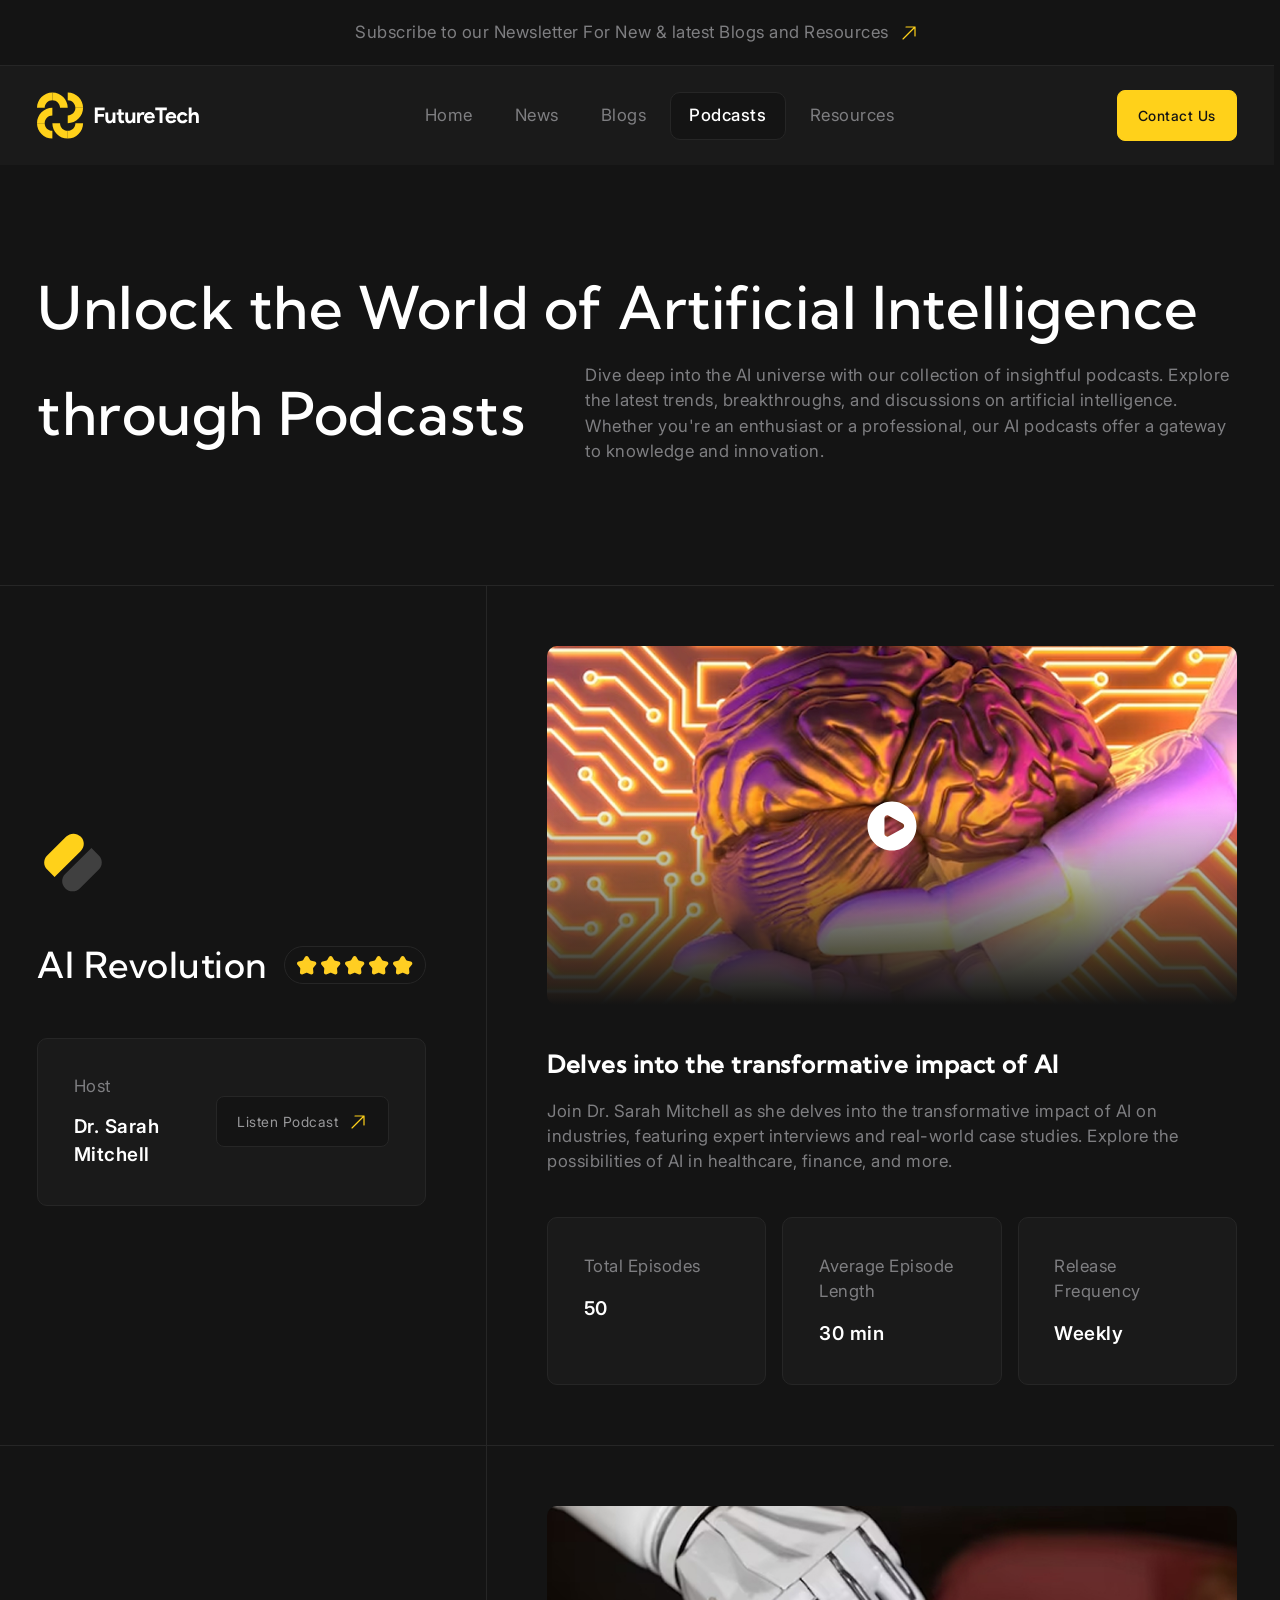
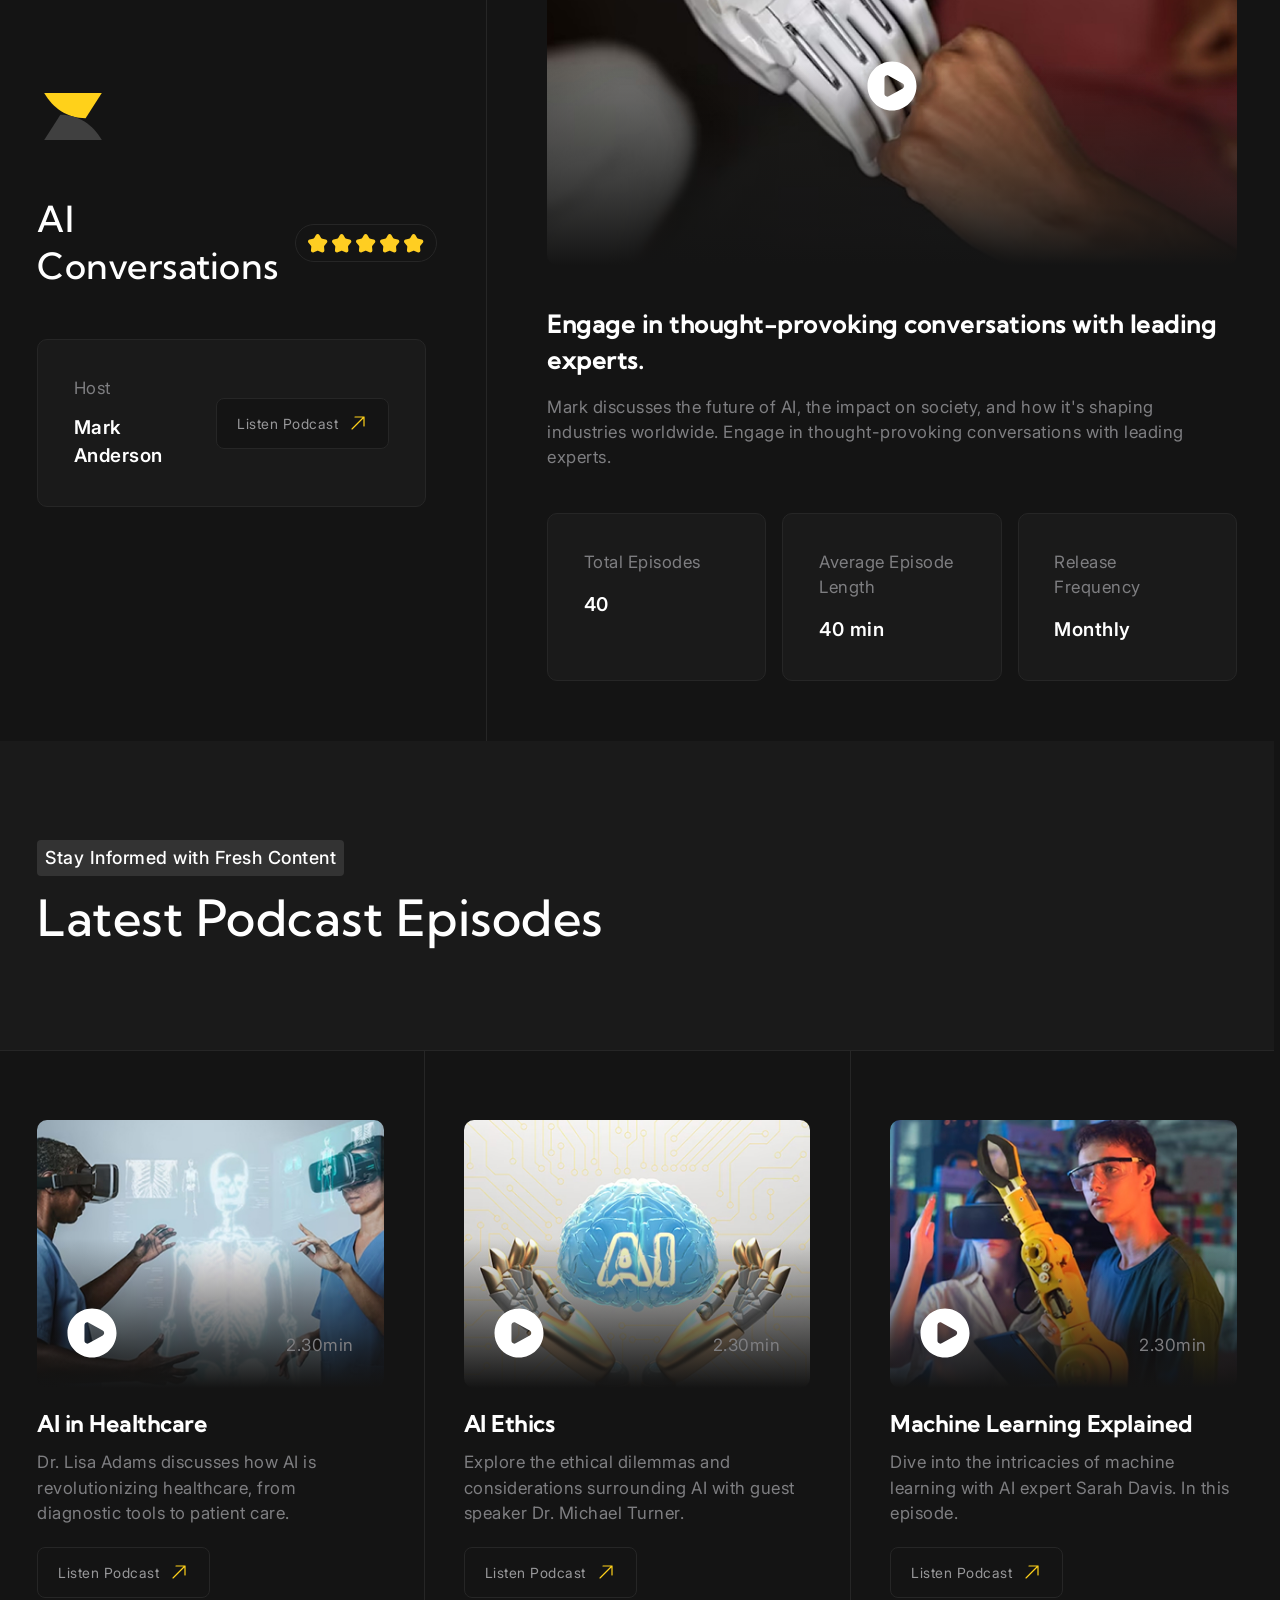
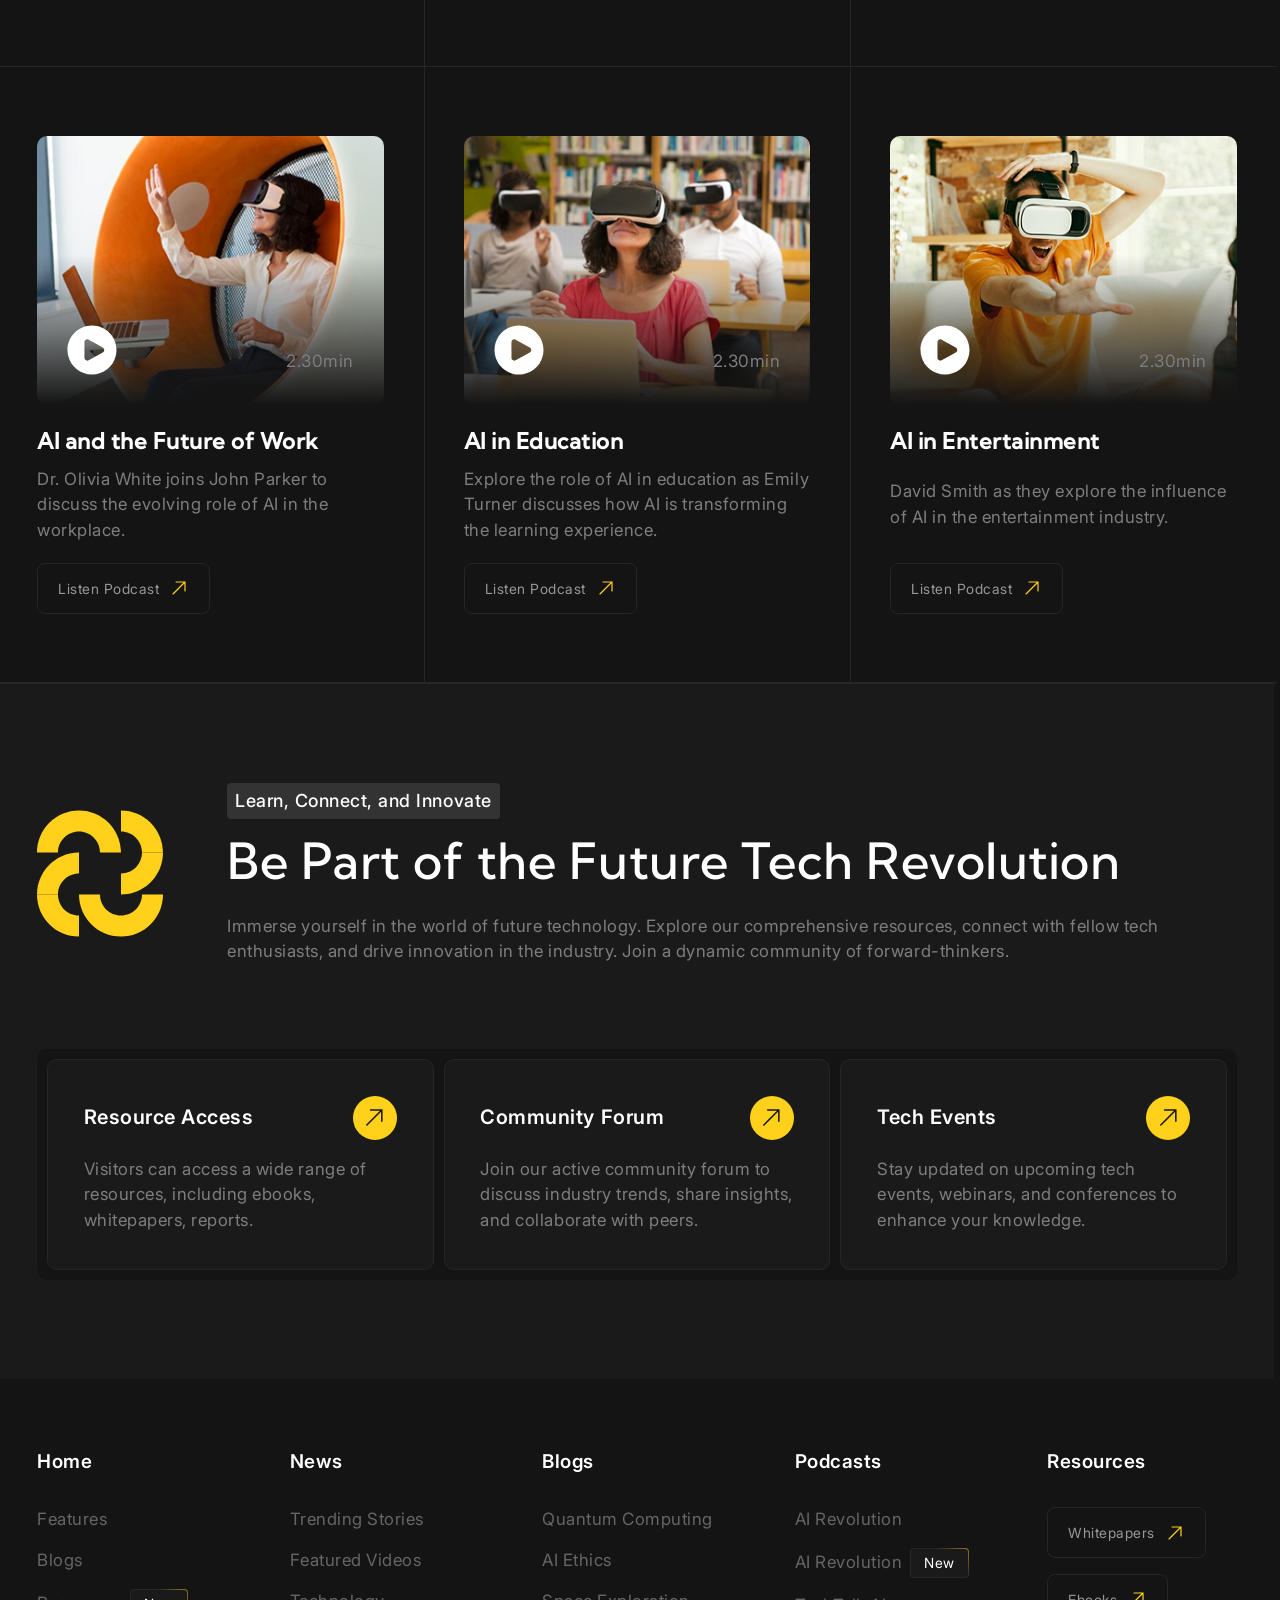
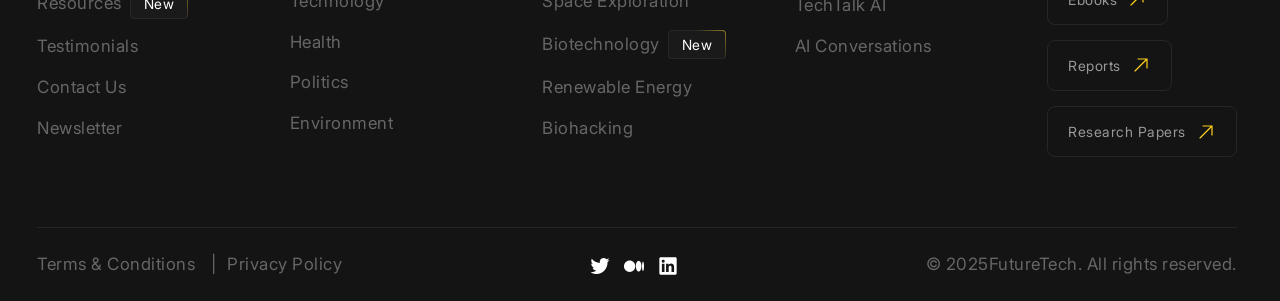
<file: podcasts.html>
<!DOCTYPE html>
<html lang="en">
  <head>
    <meta charset="UTF-8" />
    <meta name="viewport" content="width=device-width, initial-scale=1.0, user-scalable=no, maximum-scale=1.0, minimum-scale=1.0" />
    <meta http-equiv="X-UA-Compatible" content="ie=edge" />
    <title>Future Tech | Podcasts</title>
    <link rel="icon" type="image/x-icon" href="./icons/favicon.svg">
    <link rel="apple-touch-icon" sizes="180x180" href="./icons/favicon-apple-devices.png">
    <link rel="stylesheet" href="./styles/main.css" />
    <script src="./scripts/main.js" type="module"></script>
  </head>

  <body>
    <header class="header" data-js-header>
      <div class="header__promo">
        <div class="header__promo-innter container">
          <a href="/" class="header__promo-link">
            <span class="icon icon--yellow-arrow">Subscribe to our Newsletter For New & latest Blogs and Resources</span>
          </a>
        </div>
      </div>
      <div class="header__body">
        <div class="header__body-inner container">
          <a href="./index.html" class="header__logo logo" aria-label="Home" title="Home">
            <img src="./images/logo.svg" alt="" class="logo__image" width="179" height="50" />
          </a>
          <div class="header__overlay" data-js-header-overlay>
            <nav class="header__menu">
              <ul class="header__menu-list">
                <li class="header__menu-item">
                  <a href="./index.html" class="header__menu-link">Home</a>
                </li>
                <li class="header__menu-item">
                  <a href="./news.html" class="header__menu-link">News</a>
                </li>
                <li class="header__menu-item">
                  <a href="./blog.html" class="header__menu-link">Blogs</a>
                </li>
                <li class="header__menu-item">
                  <a href="./podcasts.html" class="header__menu-link is-active">Podcasts</a>
                </li>
                <li class="header__menu-item">
                  <a href="./resources.html" class="header__menu-link">Resources</a>
                </li>
              </ul>
            </nav>
            <a href="./contacts.html" class="header__contact-us-link button button--accent">Contact Us</a>
          </div>
          <button
            class="header__burger-button burger-button visible-mobile"
            type="button"
            aria-label="Open Menu"
            title="Open Menu"
            data-js-header-burger-button
          >
            <span class="burger-button__line"></span>
            <span class="burger-button__line"></span>
            <span class="burger-button__line"></span>
          </button>
        </div>
      </div>
    </header>
    <main>
      <section class="hero-alt" aria-labelledby="podcasts-title">
        <header class="hero-alt__header">
          <div class="hero-alt__header-inner container">
            <h1 class="hero-alt__title" id="podcasts-title">
              Unlock the World of Artificial Intelligence
              <span class="hero-alt__title-hidden-part">through Podcasts</span>
            </h1>
            <p class="hero-alt__subtitle h1 hidden-mobile" aria-hidden="true">through Podcasts</p>
            <p class="hero-alt__description">
              Dive deep into the AI universe with our collection of insightful podcasts. Explore the latest trends, breakthroughs, and discussions on
              artificial intelligence. Whether you're an enthusiast or a professional, our AI podcasts offer a gateway to knowledge and innovation.
            </p>
          </div>
        </header>
        <div class="hero-alt__body">
          <ul class="list">
            <li class="list__item">
              <div class="card container">
                <div class="card__preview">
                  <div class="card__preview-main">
                    <img class="card__preview-icon" src="./images/podcasts/icon-1.svg" alt="" width="80" height="80" loading="lazy" />
                    <div class="card__preview-info">
                      <h2 class="card__preview-title h3">AI Revolution</h2>
                      <div class="card__rating-view rating-view" aria-label="Rating 5 star" title="Rating 5 star">
                        <div class="rating-view__star is-active"></div>
                        <div class="rating-view__star is-active"></div>
                        <div class="rating-view__star is-active"></div>
                        <div class="rating-view__star is-active"></div>
                        <div class="rating-view__star is-active"></div>
                      </div>
                    </div>
                  </div>
                  <div class="card__preview-extra">
                    <div class="card__cell tile">
                      <h3 class="card__cell-subtitle">Host</h3>
                      <p class="card__cell-description h6">Dr. Sarah Mitchell</p>
                      <a class="card__cell-link button" href="/">
                        <span class="icon icon--yellow-arrow">Listen Podcast</span>
                      </a>
                    </div>
                  </div>
                </div>
                <div class="card__body">
                  <div class="card__grid card__grid--3-cols">
                    <div class="card__cell card__cell--wide">
                      <div class="video-player" data-js-video-player>
                        <video
                          class="video-player__video"
                          src="./videos/example.mp4"
                          width="917"
                          height="412"
                          poster="./images/podcasts/poster-1.jpg"
                          data-js-video-player-video
                        ></video>
                        <div class="video-player__panel video-player__panel--center is-active" data-js-video-player-panel>
                          <button
                            class="video-player__play-button"
                            type="button"
                            aria-label="Play video"
                            title="Play video"
                            data-js-video-player-play-button
                          >
                            <svg width="58" height="58" viewBox="0 0 58 58" fill="none" xmlns="http://www.w3.org/2000/svg">
                              <path
                                fill-rule="evenodd"
                                clip-rule="evenodd"
                                d="M0.5625 29C0.5625 13.2944 13.2944 0.5625 29 0.5625C44.7056 0.5625 57.4375 13.2944 57.4375 29C57.4375 44.7056 44.7056 57.4375 29 57.4375C13.2944 57.4375 0.5625 44.7056 0.5625 29ZM41.4663 26.1318C43.7167 27.382 43.7167 30.6183 41.4663 31.8685L25.1248 40.9471C22.9377 42.1621 20.25 40.5807 20.25 38.0788V19.9215C20.25 17.4196 22.9377 15.8381 25.1248 17.0531L41.4663 26.1318Z"
                                fill="white"
                              />
                            </svg>
                          </button>
                        </div>
                      </div>
                    </div>
                    <div class="card__cell card__cell--wide">
                      <h3 class="card__cell-title h4">Delves into the transformative impact of AI</h3>
                      <p class="card__cell-description">
                        Join Dr. Sarah Mitchell as she delves into the transformative impact of AI on industries, featuring expert interviews and
                        real-world case studies. Explore the possibilities of AI in healthcare, finance, and more.
                      </p>
                    </div>
                    <div class="card__cell tile">
                      <p class="card__cell-title">Total Episodes</p>
                      <p class="card__cell-description h6">50</p>
                    </div>
                    <div class="card__cell tile">
                      <p class="card__cell-title">Average Episode Length</p>
                      <p class="card__cell-description h6">30 min</p>
                    </div>
                    <div class="card__cell tile">
                      <p class="card__cell-title">Release Frequency</p>
                      <p class="card__cell-description h6">Weekly</p>
                    </div>
                  </div>
                </div>
              </div>
            </li>
            <li class="list__item">
              <div class="card container">
                <div class="card__preview">
                  <div class="card__preview-main">
                    <img class="card__preview-icon" src="./images/podcasts/icon-2.svg" alt="" width="80" height="80" loading="lazy" />
                    <div class="card__preview-info">
                      <h2 class="card__preview-title h3">AI Conversations</h2>
                      <div class="card__rating-view rating-view" aria-label="Rating 5 star" title="Rating 5 star">
                        <div class="rating-view__star is-active"></div>
                        <div class="rating-view__star is-active"></div>
                        <div class="rating-view__star is-active"></div>
                        <div class="rating-view__star is-active"></div>
                        <div class="rating-view__star is-active"></div>
                      </div>
                    </div>
                  </div>
                  <div class="card__preview-extra">
                    <div class="card__cell tile">
                      <h3 class="card__cell-subtitle">Host</h3>
                      <p class="card__cell-description h6">Mark Anderson</p>
                      <a class="card__cell-link button" href="/">
                        <span class="icon icon--yellow-arrow">Listen Podcast</span>
                      </a>
                    </div>
                  </div>
                </div>
                <div class="card__body">
                  <div class="card__grid card__grid--3-cols">
                    <div class="card__cell card__cell--wide">
                      <div class="video-player" data-js-video-player>
                        <video
                          class="video-player__video"
                          src="./videos/example.mp4"
                          width="917"
                          height="412"
                          poster="./images/podcasts/poster-2.jpg"
                          data-js-video-player-video
                        ></video>
                        <div class="video-player__panel video-player__panel--center is-active" data-js-video-player-panel>
                          <button
                            class="video-player__play-button"
                            type="button"
                            aria-label="Play video"
                            title="Play video"
                            data-js-video-player-play-button
                          >
                            <svg width="58" height="58" viewBox="0 0 58 58" fill="none" xmlns="http://www.w3.org/2000/svg">
                              <path
                                fill-rule="evenodd"
                                clip-rule="evenodd"
                                d="M0.5625 29C0.5625 13.2944 13.2944 0.5625 29 0.5625C44.7056 0.5625 57.4375 13.2944 57.4375 29C57.4375 44.7056 44.7056 57.4375 29 57.4375C13.2944 57.4375 0.5625 44.7056 0.5625 29ZM41.4663 26.1318C43.7167 27.382 43.7167 30.6183 41.4663 31.8685L25.1248 40.9471C22.9377 42.1621 20.25 40.5807 20.25 38.0788V19.9215C20.25 17.4196 22.9377 15.8381 25.1248 17.0531L41.4663 26.1318Z"
                                fill="white"
                              />
                            </svg>
                          </button>
                        </div>
                      </div>
                    </div>
                    <div class="card__cell card__cell--wide">
                      <h3 class="card__cell-title h4">Engage in thought-provoking conversations with leading experts.</h3>
                      <p class="card__cell-description">
                        Mark discusses the future of AI, the impact on society, and how it's shaping industries worldwide. Engage in thought-provoking
                        conversations with leading experts.
                      </p>
                    </div>
                    <div class="card__cell tile">
                      <p class="card__cell-title">Total Episodes</p>
                      <p class="card__cell-description h6">40</p>
                    </div>
                    <div class="card__cell tile">
                      <p class="card__cell-title">Average Episode Length</p>
                      <p class="card__cell-description h6">40 min</p>
                    </div>
                    <div class="card__cell tile">
                      <p class="card__cell-title">Release Frequency</p>
                      <p class="card__cell-description h6">Monthly</p>
                    </div>
                  </div>
                </div>
              </div>
            </li>
          </ul>
        </div>
      </section>
      <section class="section" aria-labelledby="podcasts-videos-title">
        <header class="section__header">
          <div class="section__header-inner container">
            <div class="section__header-info">
              <p class="section__subtitle tag">Stay Informed with Fresh Content</p>
              <h2 class="section__title" id="podcasts-videos-title">Latest Podcast Episodes</h2>
            </div>
          </div>
        </header>
        <div class="section__body">
          <ul class="bordered-grid bordered-grid--3-cols container">
            <li class="bordered-grid__item">
              <div class="video-card">
                <div class="video-card__player video-player" data-js-video-player>
                  <video
                    class="video-player__video video-player__video--small"
                    src="./videos/example.mp4"
                    width="470"
                    height="290"
                    poster="./images/podcasts/poster-3.jpg"
                    data-js-video-player-video
                  ></video>
                  <div class="video-player__panel is-active" data-js-video-player-panel>
                    <button
                      class="video-player__play-button"
                      type="button"
                      aria-label="Play video"
                      title="Play video"
                      data-js-video-player-play-button
                    >
                      <svg width="58" height="58" viewBox="0 0 58 58" fill="none" xmlns="http://www.w3.org/2000/svg">
                        <path
                          fill-rule="evenodd"
                          clip-rule="evenodd"
                          d="M0.5625 29C0.5625 13.2944 13.2944 0.5625 29 0.5625C44.7056 0.5625 57.4375 13.2944 57.4375 29C57.4375 44.7056 44.7056 57.4375 29 57.4375C13.2944 57.4375 0.5625 44.7056 0.5625 29ZM41.4663 26.1318C43.7167 27.382 43.7167 30.6183 41.4663 31.8685L25.1248 40.9471C22.9377 42.1621 20.25 40.5807 20.25 38.0788V19.9215C20.25 17.4196 22.9377 15.8381 25.1248 17.0531L41.4663 26.1318Z"
                          fill="white"
                        />
                      </svg>
                    </button>
                    <div class="video-player__duration">2.30min</div>
                  </div>
                </div>
                <div class="video-card__body">
                  <h3 class="video-card__title h5">AI in Healthcare</h3>
                  <div class="video-card__description">
                    <p>Dr. Lisa Adams discusses how AI is revolutionizing healthcare, from diagnostic tools to patient care.</p>
                  </div>
                </div>
                <a class="video-card__link button" href="/">
                  <span class="icon icon--yellow-arrow">Listen Podcast</span>
                </a>
              </div>
            </li>
            <li class="bordered-grid__item">
              <div class="video-card">
                <div class="video-card__player video-player" data-js-video-player>
                  <video
                    class="video-player__video video-player__video--small"
                    src="./videos/example.mp4"
                    width="470"
                    height="290"
                    poster="./images/podcasts/poster-4.jpg"
                    data-js-video-player-video
                  ></video>
                  <div class="video-player__panel is-active" data-js-video-player-panel>
                    <button
                      class="video-player__play-button"
                      type="button"
                      aria-label="Play video"
                      title="Play video"
                      data-js-video-player-play-button
                    >
                      <svg width="58" height="58" viewBox="0 0 58 58" fill="none" xmlns="http://www.w3.org/2000/svg">
                        <path
                          fill-rule="evenodd"
                          clip-rule="evenodd"
                          d="M0.5625 29C0.5625 13.2944 13.2944 0.5625 29 0.5625C44.7056 0.5625 57.4375 13.2944 57.4375 29C57.4375 44.7056 44.7056 57.4375 29 57.4375C13.2944 57.4375 0.5625 44.7056 0.5625 29ZM41.4663 26.1318C43.7167 27.382 43.7167 30.6183 41.4663 31.8685L25.1248 40.9471C22.9377 42.1621 20.25 40.5807 20.25 38.0788V19.9215C20.25 17.4196 22.9377 15.8381 25.1248 17.0531L41.4663 26.1318Z"
                          fill="white"
                        />
                      </svg>
                    </button>
                    <div class="video-player__duration">2.30min</div>
                  </div>
                </div>
                <div class="video-card__body">
                  <h3 class="video-card__title h5">AI Ethics</h3>
                  <div class="video-card__description">
                    <p>Explore the ethical dilemmas and considerations surrounding AI with guest speaker Dr. Michael Turner.</p>
                  </div>
                </div>
                <a class="video-card__link button" href="/">
                  <span class="icon icon--yellow-arrow">Listen Podcast</span>
                </a>
              </div>
            </li>
            <li class="bordered-grid__item">
              <div class="video-card">
                <div class="video-card__player video-player" data-js-video-player>
                  <video
                    class="video-player__video video-player__video--small"
                    src="./videos/example.mp4"
                    width="470"
                    height="290"
                    poster="./images/podcasts/poster-5.jpg"
                    data-js-video-player-video
                  ></video>
                  <div class="video-player__panel is-active" data-js-video-player-panel>
                    <button
                      class="video-player__play-button"
                      type="button"
                      aria-label="Play video"
                      title="Play video"
                      data-js-video-player-play-button
                    >
                      <svg width="58" height="58" viewBox="0 0 58 58" fill="none" xmlns="http://www.w3.org/2000/svg">
                        <path
                          fill-rule="evenodd"
                          clip-rule="evenodd"
                          d="M0.5625 29C0.5625 13.2944 13.2944 0.5625 29 0.5625C44.7056 0.5625 57.4375 13.2944 57.4375 29C57.4375 44.7056 44.7056 57.4375 29 57.4375C13.2944 57.4375 0.5625 44.7056 0.5625 29ZM41.4663 26.1318C43.7167 27.382 43.7167 30.6183 41.4663 31.8685L25.1248 40.9471C22.9377 42.1621 20.25 40.5807 20.25 38.0788V19.9215C20.25 17.4196 22.9377 15.8381 25.1248 17.0531L41.4663 26.1318Z"
                          fill="white"
                        />
                      </svg>
                    </button>
                    <div class="video-player__duration">2.30min</div>
                  </div>
                </div>
                <div class="video-card__body">
                  <h3 class="video-card__title h5">Machine Learning Explained</h3>
                  <div class="video-card__description">
                    <p>Dive into the intricacies of machine learning with AI expert Sarah Davis. In this episode.</p>
                  </div>
                </div>
                <a class="video-card__link button" href="/">
                  <span class="icon icon--yellow-arrow">Listen Podcast</span>
                </a>
              </div>
            </li>
            <li class="bordered-grid__item">
              <div class="video-card">
                <div class="video-card__player video-player" data-js-video-player>
                  <video
                    class="video-player__video video-player__video--small"
                    src="./videos/example.mp4"
                    width="470"
                    height="290"
                    poster="./images/podcasts/poster-6.jpg"
                    data-js-video-player-video
                  ></video>
                  <div class="video-player__panel is-active" data-js-video-player-panel>
                    <button
                      class="video-player__play-button"
                      type="button"
                      aria-label="Play video"
                      title="Play video"
                      data-js-video-player-play-button
                    >
                      <svg width="58" height="58" viewBox="0 0 58 58" fill="none" xmlns="http://www.w3.org/2000/svg">
                        <path
                          fill-rule="evenodd"
                          clip-rule="evenodd"
                          d="M0.5625 29C0.5625 13.2944 13.2944 0.5625 29 0.5625C44.7056 0.5625 57.4375 13.2944 57.4375 29C57.4375 44.7056 44.7056 57.4375 29 57.4375C13.2944 57.4375 0.5625 44.7056 0.5625 29ZM41.4663 26.1318C43.7167 27.382 43.7167 30.6183 41.4663 31.8685L25.1248 40.9471C22.9377 42.1621 20.25 40.5807 20.25 38.0788V19.9215C20.25 17.4196 22.9377 15.8381 25.1248 17.0531L41.4663 26.1318Z"
                          fill="white"
                        />
                      </svg>
                    </button>
                    <div class="video-player__duration">2.30min</div>
                  </div>
                </div>
                <div class="video-card__body">
                  <h3 class="video-card__title h5">AI and the Future of Work</h3>
                  <div class="video-card__description">
                    <p>Dr. Olivia White joins John Parker to discuss the evolving role of AI in the workplace.</p>
                  </div>
                </div>
                <a class="video-card__link button" href="/">
                  <span class="icon icon--yellow-arrow">Listen Podcast</span>
                </a>
              </div>
            </li>
            <li class="bordered-grid__item">
              <div class="video-card">
                <div class="video-card__player video-player" data-js-video-player>
                  <video
                    class="video-player__video video-player__video--small"
                    src="./videos/example.mp4"
                    width="470"
                    height="290"
                    poster="./images/podcasts/poster-7.jpg"
                    data-js-video-player-video
                  ></video>
                  <div class="video-player__panel is-active" data-js-video-player-panel>
                    <button
                      class="video-player__play-button"
                      type="button"
                      aria-label="Play video"
                      title="Play video"
                      data-js-video-player-play-button
                    >
                      <svg width="58" height="58" viewBox="0 0 58 58" fill="none" xmlns="http://www.w3.org/2000/svg">
                        <path
                          fill-rule="evenodd"
                          clip-rule="evenodd"
                          d="M0.5625 29C0.5625 13.2944 13.2944 0.5625 29 0.5625C44.7056 0.5625 57.4375 13.2944 57.4375 29C57.4375 44.7056 44.7056 57.4375 29 57.4375C13.2944 57.4375 0.5625 44.7056 0.5625 29ZM41.4663 26.1318C43.7167 27.382 43.7167 30.6183 41.4663 31.8685L25.1248 40.9471C22.9377 42.1621 20.25 40.5807 20.25 38.0788V19.9215C20.25 17.4196 22.9377 15.8381 25.1248 17.0531L41.4663 26.1318Z"
                          fill="white"
                        />
                      </svg>
                    </button>
                    <div class="video-player__duration">2.30min</div>
                  </div>
                </div>
                <div class="video-card__body">
                  <h3 class="video-card__title h5">AI in Education</h3>
                  <div class="video-card__description">
                    <p>Explore the role of AI in education as Emily Turner discusses how AI is transforming the learning experience.</p>
                  </div>
                </div>
                <a class="video-card__link button" href="/">
                  <span class="icon icon--yellow-arrow">Listen Podcast</span>
                </a>
              </div>
            </li>
            <li class="bordered-grid__item">
              <div class="video-card">
                <div class="video-card__player video-player" data-js-video-player>
                  <video
                    class="video-player__video video-player__video--small"
                    src="./videos/example.mp4"
                    width="470"
                    height="290"
                    poster="./images/podcasts/poster-8.jpg"
                    data-js-video-player-video
                  ></video>
                  <div class="video-player__panel is-active" data-js-video-player-panel>
                    <button
                      class="video-player__play-button"
                      type="button"
                      aria-label="Play video"
                      title="Play video"
                      data-js-video-player-play-button
                    >
                      <svg width="58" height="58" viewBox="0 0 58 58" fill="none" xmlns="http://www.w3.org/2000/svg">
                        <path
                          fill-rule="evenodd"
                          clip-rule="evenodd"
                          d="M0.5625 29C0.5625 13.2944 13.2944 0.5625 29 0.5625C44.7056 0.5625 57.4375 13.2944 57.4375 29C57.4375 44.7056 44.7056 57.4375 29 57.4375C13.2944 57.4375 0.5625 44.7056 0.5625 29ZM41.4663 26.1318C43.7167 27.382 43.7167 30.6183 41.4663 31.8685L25.1248 40.9471C22.9377 42.1621 20.25 40.5807 20.25 38.0788V19.9215C20.25 17.4196 22.9377 15.8381 25.1248 17.0531L41.4663 26.1318Z"
                          fill="white"
                        />
                      </svg>
                    </button>
                    <div class="video-player__duration">2.30min</div>
                  </div>
                </div>
                <div class="video-card__body">
                  <h3 class="video-card__title h5">AI in Entertainment</h3>
                  <div class="video-card__description">
                    <p>David Smith as they explore the influence of AI in the entertainment industry.</p>
                  </div>
                </div>
                <a class="video-card__link button" href="/">
                  <span class="icon icon--yellow-arrow">Listen Podcast</span>
                </a>
              </div>
            </li>
          </ul>
        </div>
      </section>
      <section class="about" aria-labelledby="about-title">
        <div class="about__inner container">
          <header class="about__header">
            <img class="about__icon" src="./images/about/icon.svg" alt="" width="150" height="150" loading="lazy" />
            <div class="about__info">
              <p class="about__subtitle tag">Learn, Connect, and Innovate</p>
              <h2 class="about__title" id="about-title">Be Part of the Future Tech Revolution</h2>
            </div>
            <div class="about__description">
              <p>
                Immerse yourself in the world of future technology. Explore our comprehensive resources, connect with fellow tech enthusiasts, and
                drive innovation in the industry. Join a dynamic community of forward-thinkers.
              </p>
            </div>
          </header>
          <ul class="about__list">
            <li class="about__item">
              <a class="about-card tile" href="/">
                <h3 class="about-card__title circle-icon">Resource Access</h3>
                <div class="about-card__description">
                  <p>Visitors can access a wide range of resources, including ebooks, whitepapers, reports.</p>
                </div>
              </a>
            </li>
            <li class="about__item">
              <a class="about-card tile" href="/">
                <h3 class="about-card__title circle-icon">Community Forum</h3>
                <div class="about-card__description">
                  <p>Join our active community forum to discuss industry trends, share insights, and collaborate with peers.</p>
                </div>
              </a>
            </li>
            <li class="about__item">
              <a class="about-card tile" href="/">
                <h3 class="about-card__title circle-icon">Tech Events</h3>
                <div class="about-card__description">
                  <p>Stay updated on upcoming tech events, webinars, and conferences to enhance your knowledge.</p>
                </div>
              </a>
            </li>
          </ul>
        </div>
      </section>
    </main>
    <footer class="footer">
      <div class="footer__inter container">
        <div class="footer__body">
          <nav class="footer__menu">
            <div class="footer__menu-column">
              <a href="/" class="footer__menu-main-link h6">Home</a>
              <ul class="footer__menu-list">
                <li class="footer__menu-item">
                  <a href="/" class="footer__menu-link">Features</a>
                </li>
                <li class="footer__menu-item">
                  <a href="/" class="footer__menu-link">Blogs</a>
                </li>
                <li class="footer__menu-item">
                  <a href="/" class="footer__menu-link">Resources</a>
                  <span class="badge">New</span>
                </li>
                <li class="footer__menu-item">
                  <a href="/" class="footer__menu-link">Testimonials</a>
                </li>
                <li class="footer__menu-item">
                  <a href="/" class="footer__menu-link">Contact Us</a>
                </li>
                <li class="footer__menu-item">
                  <a href="/" class="footer__menu-link">Newsletter</a>
                </li>
              </ul>
            </div>
            <div class="footer__menu-column">
              <a href="/" class="footer__menu-main-link h6">News</a>
              <ul class="footer__menu-list">
                <li class="footer__menu-item">
                  <a href="/" class="footer__menu-link">Trending Stories</a>
                </li>
                <li class="footer__menu-item">
                  <a href="/" class="footer__menu-link">Featured Videos</a>
                </li>
                <li class="footer__menu-item">
                  <a href="/" class="footer__menu-link">Technology</a>
                </li>
                <li class="footer__menu-item">
                  <a href="/" class="footer__menu-link">Health</a>
                </li>
                <li class="footer__menu-item">
                  <a href="/" class="footer__menu-link">Politics</a>
                </li>
                <li class="footer__menu-item">
                  <a href="/" class="footer__menu-link">Environment</a>
                </li>
              </ul>
            </div>
            <div class="footer__menu-column">
              <a href="/" class="footer__menu-main-link h6">Blogs</a>
              <ul class="footer__menu-list">
                <li class="footer__menu-item">
                  <a href="/" class="footer__menu-link">Quantum Computing</a>
                </li>
                <li class="footer__menu-item">
                  <a href="/" class="footer__menu-link">AI Ethics</a>
                </li>
                <li class="footer__menu-item">
                  <a href="/" class="footer__menu-link">Space Exploration</a>
                </li>
                <li class="footer__menu-item">
                  <a href="/" class="footer__menu-link">Biotechnology</a>
                  <span class="badge">New</span>
                </li>
                <li class="footer__menu-item">
                  <a href="/" class="footer__menu-link">Renewable Energy</a>
                </li>
                <li class="footer__menu-item">
                  <a href="/" class="footer__menu-link">Biohacking</a>
                </li>
              </ul>
            </div>
            <div class="footer__menu-column">
              <a href="/" class="footer__menu-main-link h6">Podcasts</a>
              <ul class="footer__menu-list">
                <li class="footer__menu-item">
                  <a href="/" class="footer__menu-link">AI Revolution</a>
                </li>
                <li class="footer__menu-item">
                  <a href="/" class="footer__menu-link">AI Revolution</a>
                  <span class="badge">New</span>
                </li>
                <li class="footer__menu-item">
                  <a href="/" class="footer__menu-link">TechTalk AI</a>
                </li>
                <li class="footer__menu-item">
                  <a href="/" class="footer__menu-link">AI Conversations</a>
                </li>
              </ul>
            </div>
            <div class="footer__menu-column">
              <a href="/" class="footer__menu-main-link h6">Resources</a>
              <ul class="footer__menu-list">
                <li class="footer__menu-item">
                  <a href="/" class="footer__menu-link button">
                    <span class="icon icon--yellow-arrow">Whitepapers</span>
                  </a>
                </li>
                <li class="footer__menu-item">
                  <a href="/" class="footer__menu-link button">
                    <span class="icon icon--yellow-arrow">Ebooks</span>
                  </a>
                </li>
                <li class="footer__menu-item">
                  <a href="/" class="footer__menu-link button">
                    <span class="icon icon--yellow-arrow">Reports</span>
                  </a>
                </li>
                <li class="footer__menu-item">
                  <a href="/" class="footer__menu-link button">
                    <span class="icon icon--yellow-arrow">Research Papers</span>
                  </a>
                </li>
              </ul>
            </div>
          </nav>
        </div>
        <div class="footer__extra">
          <div class="footer__extra-menu">
            <ul class="footer__extra-menu-list">
              <li class="footer__extra-menu-item">
                <a href="/" class="footer__extra-menu-link">Terms & Conditions</a>
              </li>
              <li class="footer__extra-menu-item">
                <a href="/" class="footer__extra-menu-link">Privacy Policy</a>
              </li>
            </ul>
          </div>
          <div class="footer__soc1als soc1als">
            <ul class="soc1als__list">
              <li class="soc1als__item">
                <a href="/" class="soc1als__link" target="_blank" aria-label="Twitter" title="Twitter">
                  <svg width="24" height="24" viewBox="0 0 24 24" fill="none" xmlns="http://www.w3.org/2000/svg">
                    <path
                      d="M21.0571 7.18114C21.0664 7.39235 21.0664 7.59395 21.0664 7.80515C21.0756 14.2084 16.3712 21.6004 7.76793 21.6004C5.23048 21.6004 2.73933 20.842 0.600098 19.4212C0.970528 19.4692 1.34096 19.4884 1.71139 19.4884C3.81358 19.4884 5.86021 18.7588 7.51789 17.4052C5.51756 17.3668 3.75802 16.0132 3.14681 14.0356C3.85063 14.1796 4.57296 14.1508 5.25826 13.9492C3.08198 13.5076 1.51691 11.5204 1.50765 9.20675C1.50765 9.18755 1.50765 9.16835 1.50765 9.14915C2.15591 9.52355 2.88751 9.73475 3.62837 9.75395C1.58174 8.33315 0.942746 5.50114 2.18369 3.28353C4.5637 6.31714 8.06427 8.15075 11.8241 8.35235C11.4445 6.67234 11.9631 4.90594 13.1762 3.71553C15.0561 1.88193 18.0196 1.97793 19.7977 3.92673C20.8441 3.71553 21.8535 3.31233 22.7704 2.74593C22.4185 3.86913 21.6869 4.81954 20.7145 5.42434C21.6406 5.30914 22.5481 5.04994 23.4001 4.66594C22.7704 5.64514 21.9739 6.48994 21.0571 7.18114Z"
                      fill="white"
                    />
                  </svg>
                </a>
              </li>
              <li class="soc1als__item">
                <a href="/" class="soc1als__link" target="_blank" aria-label="Medium" title="Medium">
                  <svg width="24" height="24" viewBox="0 0 24 24" fill="none" xmlns="http://www.w3.org/2000/svg">
                    <path
                      d="M13.5374 12.2281C13.5374 15.9988 10.5069 19.0556 6.76883 19.0556C3.03073 19.0556 0 15.9981 0 12.2281C0 8.45806 3.0305 5.40039 6.76883 5.40039C10.5072 5.40039 13.5374 8.45737 13.5374 12.2281Z"
                      fill="white"
                    />
                    <path
                      d="M20.9627 12.2285C20.9627 15.7778 19.4474 18.6563 17.5783 18.6563C15.7091 18.6563 14.1938 15.7778 14.1938 12.2285C14.1938 8.67922 15.7089 5.80078 17.578 5.80078C19.4472 5.80078 20.9625 8.67829 20.9625 12.2285"
                      fill="white"
                    />
                    <path
                      d="M24 12.228C24 15.4073 23.4672 17.9862 22.8097 17.9862C22.1522 17.9862 21.6196 15.408 21.6196 12.228C21.6196 9.04797 22.1525 6.46973 22.8097 6.46973C23.467 6.46973 24 9.04774 24 12.228Z"
                      fill="white"
                    />
                  </svg>
                </a>
              </li>
              <li class="soc1als__item">
                <a href="/" class="soc1als__link" target="_blank" aria-label="LinkedIn" title="LinkedIn">
                  <svg width="24" height="24" viewBox="0 0 24 24" fill="none" xmlns="http://www.w3.org/2000/svg">
                    <path
                      d="M20.8647 1.59961H3.13554C2.72832 1.59961 2.33777 1.76138 2.04982 2.04933C1.76187 2.33728 1.6001 2.72783 1.6001 3.13505V20.8642C1.6001 21.2714 1.76187 21.6619 2.04982 21.9499C2.33777 22.2378 2.72832 22.3996 3.13554 22.3996H20.8647C21.2719 22.3996 21.6624 22.2378 21.9504 21.9499C22.2383 21.6619 22.4001 21.2714 22.4001 20.8642V3.13505C22.4001 2.72783 22.2383 2.33728 21.9504 2.04933C21.6624 1.76138 21.2719 1.59961 20.8647 1.59961ZM7.79965 19.3186H4.67243V9.38516H7.79965V19.3186ZM6.23388 8.00861C5.87915 8.00661 5.53296 7.89958 5.239 7.70102C4.94504 7.50246 4.71649 7.22127 4.58219 6.89294C4.44789 6.56461 4.41386 6.20386 4.48439 5.8562C4.55492 5.50855 4.72686 5.18958 4.9785 4.93955C5.23014 4.68952 5.5502 4.51964 5.8983 4.45134C6.2464 4.38304 6.60693 4.41939 6.93439 4.5558C7.26185 4.6922 7.54156 4.92255 7.73823 5.21778C7.9349 5.51301 8.03971 5.85988 8.03943 6.21461C8.04278 6.45211 7.99827 6.68784 7.90857 6.90777C7.81887 7.1277 7.68582 7.32732 7.51733 7.49473C7.34884 7.66215 7.14837 7.79392 6.92787 7.88221C6.70736 7.97049 6.47134 8.01348 6.23388 8.00861ZM19.3263 19.3273H16.2005V13.9005C16.2005 12.3001 15.5202 11.8061 14.642 11.8061C13.7147 11.8061 12.8047 12.5052 12.8047 13.9409V19.3273H9.67743V9.39239H12.6848V10.7689H12.7252C13.0271 10.1579 14.0844 9.11361 15.6979 9.11361C17.4428 9.11361 19.3278 10.1493 19.3278 13.1826L19.3263 19.3273Z"
                      fill="white"
                    />
                  </svg>
                </a>
              </li>
            </ul>
          </div>
          <p class="footer__copyright">© <time datetime="2025">2025</time>FutureTech. All rights reserved.</p>
        </div>
      </div>
    </footer>
  </body>
</html>
</file>
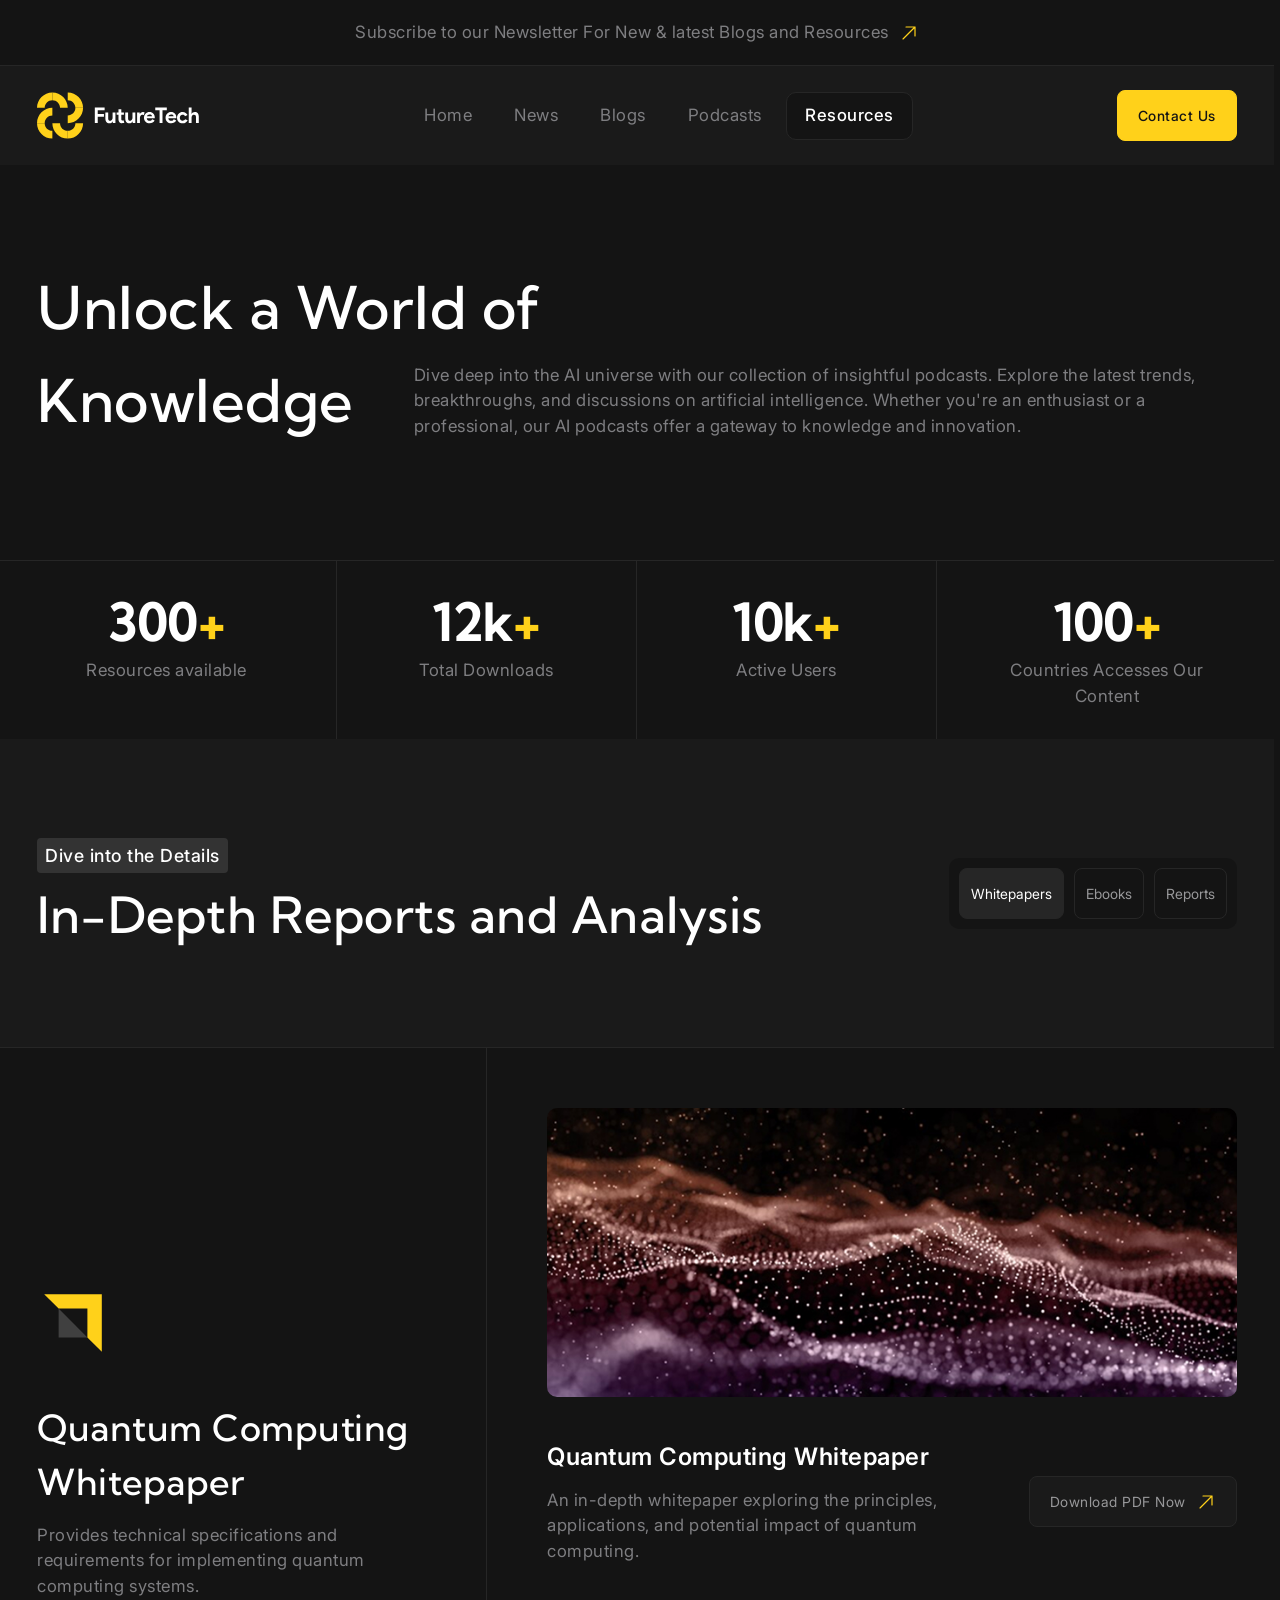
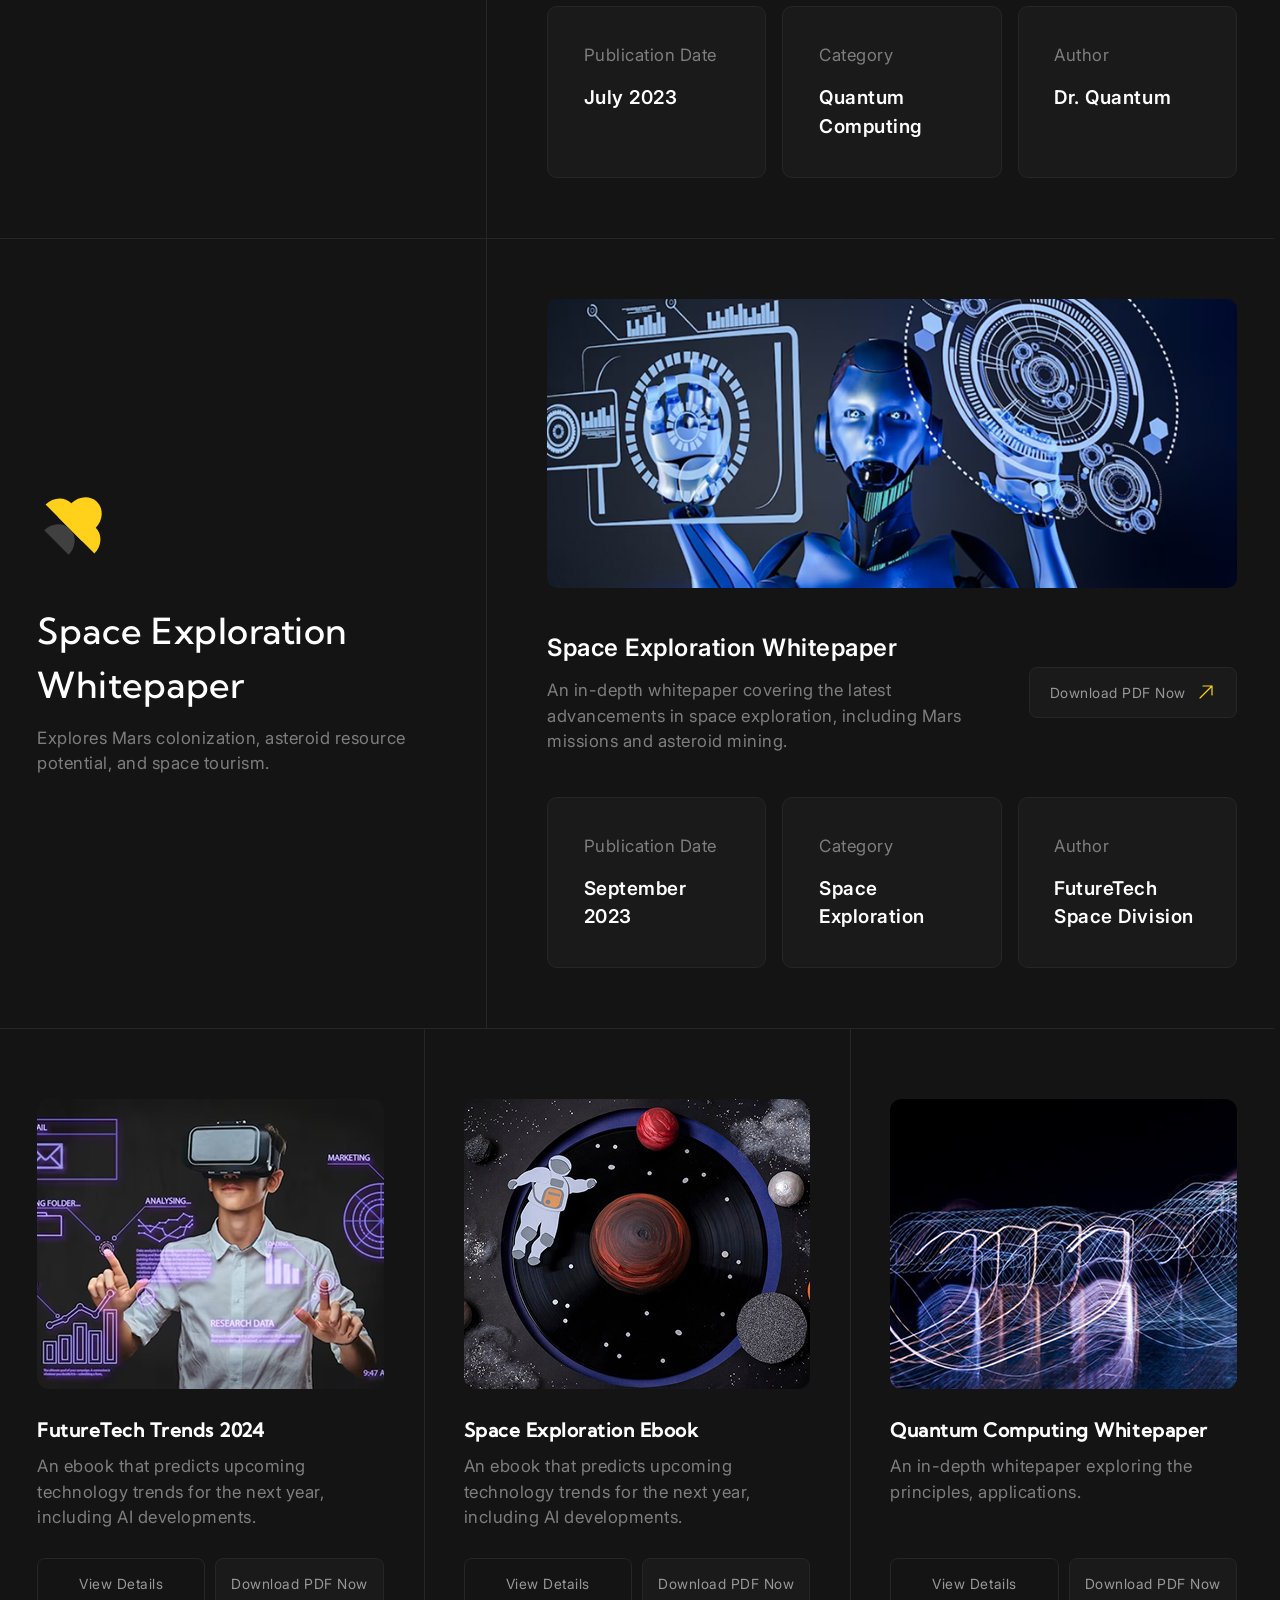
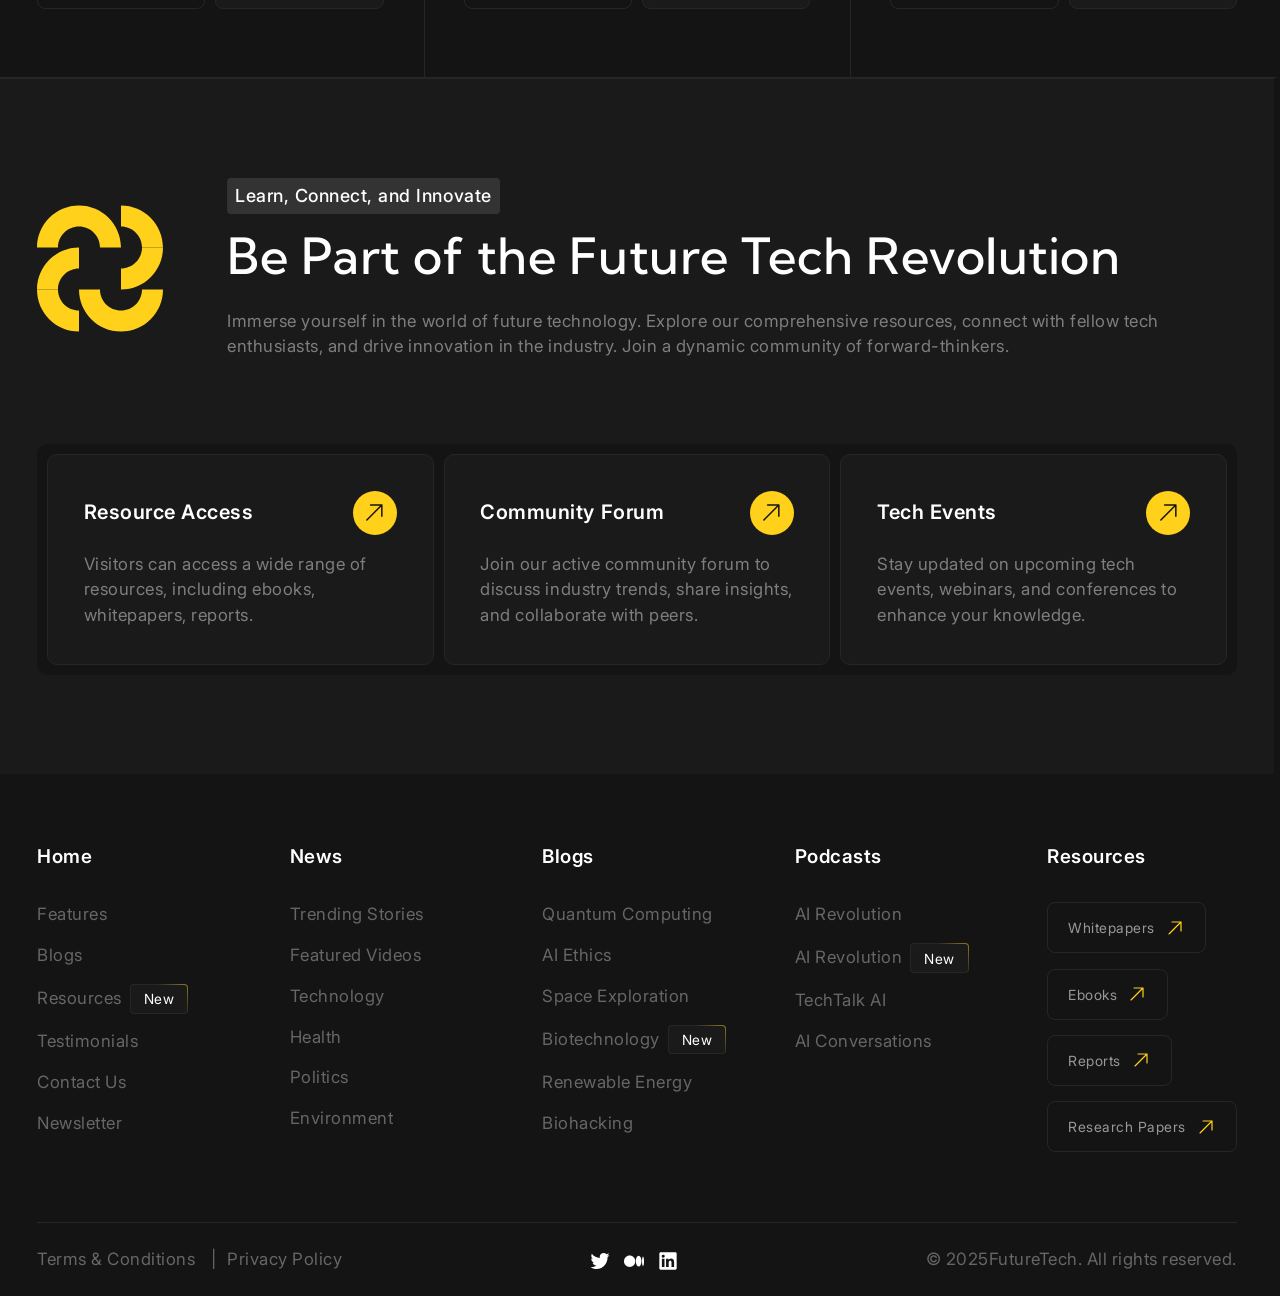
<file: resources.html>
<!DOCTYPE html>
<html lang="en">
  <head>
    <meta charset="UTF-8" />
    <meta
      name="viewport"
      content="width=device-width, initial-scale=1.0, user-scalable=no, maximum-scale=1.0, minimum-scale=1.0"
    />
    <meta http-equiv="X-UA-Compatible" content="ie=edge" />
    <title>Future Tech | Resources</title>
    <link rel="icon" type="image/x-icon" href="./icons/favicon.svg">
    <link rel="apple-touch-icon" sizes="180x180" href="./icons/favicon-apple-devices.png">
    <link rel="stylesheet" href="./styles/main.css" />
    <script src="./scripts/main.js" type="module"></script>
  </head>

  <body>
    <header class="header" data-js-header>
      <div class="header__promo">
        <div class="header__promo-innter container">
          <a href="/" class="header__promo-link">
            <span class="icon icon--yellow-arrow"
              >Subscribe to our Newsletter For New & latest Blogs and Resources</span
            >
          </a>
        </div>
      </div>
      <div class="header__body">
        <div class="header__body-inner container">
          <a href="./index.html" class="header__logo logo" aria-label="Home" title="Home">
            <img src="./images/logo.svg" alt="" class="logo__image" width="179" height="50" />
          </a>
          <div class="header__overlay" data-js-header-overlay>
            <nav class="header__menu">
              <ul class="header__menu-list">
                <li class="header__menu-item">
                  <a href="./index.html" class="header__menu-link">Home</a>
                </li>
                <li class="header__menu-item">
                  <a href="./news.html" class="header__menu-link">News</a>
                </li>
                <li class="header__menu-item">
                  <a href="./blog.html" class="header__menu-link">Blogs</a>
                </li>
                <li class="header__menu-item">
                  <a href="./podcasts.html" class="header__menu-link">Podcasts</a>
                </li>
                <li class="header__menu-item">
                  <a href="./resources.html" class="header__menu-link is-active">Resources</a>
                </li>
              </ul>
            </nav>
            <a href="./contacts.html" class="header__contact-us-link button button--accent">Contact Us</a>
          </div>
          <button
            class="header__burger-button burger-button visible-mobile"
            type="button"
            aria-label="Open Menu"
            title="Open Menu"
            data-js-header-burger-button
          >
            <span class="burger-button__line"></span>
            <span class="burger-button__line"></span>
            <span class="burger-button__line"></span>
          </button>
        </div>
      </div>
    </header>
    <main>
      <section class="hero-alt" aria-labelledby="resources-title">
        <header class="hero-alt__header">
          <div class="hero-alt__header-inner container">
            <h1 class="hero-alt__title" id="resources-title">
              Unlock a World of
              <span class="hero-alt__title-hidden-part">Knowledge</span>
            </h1>
            <p class="hero-alt__subtitle h1 hidden-mobile" aria-hidden="true">Knowledge</p>
            <p class="hero-alt__description">
              Dive deep into the AI universe with our collection of insightful podcasts. Explore the latest trends,
              breakthroughs, and discussions on artificial intelligence. Whether you're an enthusiast or a professional,
              our AI podcasts offer a gateway to knowledge and innovation.
            </p>
          </div>
        </header>
        <div class="hero-alt__body">
          <div class="metrics metrics--4-cols container">
            <dl class="metrics__list">
              <div class="metrics__item">
                <dt class="metrics__key">Resources available</dt>
                <dd class="metrics__value h2">300<span class="metrics__sigh">+</span></dd>
              </div>
              <div class="metrics__item">
                <dt class="metrics__key">Total Downloads</dt>
                <dd class="metrics__value h2">12k<span class="metrics__sigh">+</span></dd>
              </div>
              <div class="metrics__item">
                <dt class="metrics__key">Active Users</dt>
                <dd class="metrics__value h2">10k<span class="metrics__sigh">+</span></dd>
              </div>
              <div class="metrics__item">
                <dt class="metrics__key">Countries Accesses Our Content</dt>
                <dd class="metrics__value h2">100<span class="metrics__sigh">+</span></dd>
              </div>
            </dl>
          </div>
        </div>
      </section>
      <section class="section tabs" aria-labelledby="reports-title" data-js-tabs>
        <header class="section__header">
          <div class="section__header-inner container">
            <div class="section__header-info">
              <p class="section__subtitle tag">Dive into the Details</p>
              <h2 class="section__title" id="reports-title">In-Depth Reports and Analysis</h2>
            </div>
            <div class="section__actions">
              <div class="tabs__buttons tabs__buttons--compact" role="tablist" aria-labelledby="reports-title">
                <button
                  class="tabs__button is-active"
                  id="1"
                  type="button"
                  role="tab"
                  aria-controls="tabpanel-1"
                  data-js-tabs-button
                  aria-selected="true"
                >
                  Whitepapers
                </button>
                <button
                  class="tabs__button"
                  id="2"
                  type="button"
                  role="tab"
                  aria-controls="tabpanel-2"
                  data-js-tabs-button
                  aria-selected="false"
                  tabindex="-1"
                >
                  Ebooks
                </button>
                <button
                  class="tabs__button"
                  id="3"
                  type="button"
                  role="tab"
                  aria-controls="tabpanel-3"
                  data-js-tabs-button
                  aria-selected="false"
                  tabindex="-1"
                >
                  Reports
                </button>
              </div>
            </div>
          </div>
        </header>
        <div class="section__body">
          <div class="tabs__body">
            <div
              class="tabs__content is-active"
              id="tabpanel-1"
              aria-labelledby="tab-1"
              tabindex="0"
              data-js-tabs-content
            >
              <ul class="list">
                <li class="list__item">
                  <div class="card container">
                    <div class="card__preview">
                      <div class="card__preview-main">
                        <img
                          class="card__preview-icon"
                          src="./images/reports/icon-1.svg"
                          alt=""
                          width="80"
                          height="80"
                          loading="lazy"
                        />
                        <div class="card__preview-info">
                          <h3 class="card__preview-title">Quantum Computing Whitepaper</h3>
                          <div class="card__preview-description">
                            <p>
                              Provides technical specifications and requirements for implementing quantum computing
                              systems.
                            </p>
                          </div>
                        </div>
                      </div>
                    </div>
                    <div class="card__body">
                      <div class="card__grid card__grid--3-cols-alt">
                        <div class="card__cell card__cell--wide">
                          <img
                            class="card__cell-image"
                            src="./images/reports/details-1.jpg"
                            alt=""
                            width="917"
                            height="332"
                          />
                        </div>
                        <div class="card__cell card__cell--wide">
                          <h4 class="card__cell-title">Quantum Computing Whitepaper</h4>
                          <p class="card__cell-description">
                            An in-depth whitepaper exploring the principles, applications, and potential impact of
                            quantum computing.
                          </p>
                          <a class="card__cell-link button button--dark-gray" href="/" download>
                            <span class="icon icon--yellow-arrow">Download PDF Now</span>
                          </a>
                        </div>
                        <div class="card__cell tile">
                          <p class="card__cell-title">Publication Date</p>
                          <p class="card__cell-description h6"><time datetime="2023-07">July 2023</time></p>
                        </div>
                        <div class="card__cell tile">
                          <p class="card__cell-title">Category</p>
                          <p class="card__cell-description h6">Quantum Computing</p>
                        </div>
                        <div class="card__cell tile card__cell--wide-on-mobile-s">
                          <p class="card__cell-title">Author</p>
                          <p class="card__cell-description h6">Dr. Quantum</p>
                        </div>
                      </div>
                    </div>
                  </div>
                </li>
                <li class="list__item">
                  <div class="card container">
                    <div class="card__preview">
                      <div class="card__preview-main">
                        <img
                          class="card__preview-icon"
                          src="./images/reports/icon-2.svg"
                          alt=""
                          width="80"
                          height="80"
                          loading="lazy"
                        />
                        <div class="card__preview-info">
                          <h3 class="card__preview-title">Space Exploration Whitepaper</h3>
                          <div class="card__preview-description">
                            <p>Explores Mars colonization, asteroid resource potential, and space tourism.</p>
                          </div>
                        </div>
                      </div>
                    </div>
                    <div class="card__body">
                      <div class="card__grid card__grid--3-cols-alt">
                        <div class="card__cell card__cell--wide">
                          <img
                            class="card__cell-image"
                            src="./images/reports/details-2.jpg"
                            alt=""
                            width="917"
                            height="332"
                          />
                        </div>
                        <div class="card__cell card__cell--wide">
                          <h4 class="card__cell-title">Space Exploration Whitepaper</h4>
                          <p class="card__cell-description">
                            An in-depth whitepaper covering the latest advancements in space exploration, including Mars
                            missions and asteroid mining.
                          </p>
                          <a class="card__cell-link button button--dark-gray" href="/" download>
                            <span class="icon icon--yellow-arrow">Download PDF Now</span>
                          </a>
                        </div>
                        <div class="card__cell tile">
                          <p class="card__cell-title">Publication Date</p>
                          <p class="card__cell-description h6"><time datetime="2023-09">September 2023</time></p>
                        </div>
                        <div class="card__cell tile">
                          <p class="card__cell-title">Category</p>
                          <p class="card__cell-description h6">Space Exploration</p>
                        </div>
                        <div class="card__cell tile card__cell--wide-on-mobile-s">
                          <p class="card__cell-title">Author</p>
                          <p class="card__cell-description h6">FutureTech Space Division</p>
                        </div>
                      </div>
                    </div>
                  </div>
                </li>
              </ul>
              <ul class="bordered-grid bordered-grid--3-cols container">
                <li class="bordered-grid__item">
                  <div class="report-card">
                    <img
                      class="report-card__image"
                      src="./images/reports/details-3.jpg"
                      alt=""
                      width="470"
                      height="290"
                      loading="lazy"
                    />
                    <div class="report-card__body">
                      <h3 class="report-card__title h6">FutureTech Trends 2024</h3>
                      <div class="report-card__description">
                        <p>
                          An ebook that predicts upcoming technology trends for the next year, including AI developments.
                        </p>
                      </div>
                    </div>
                    <div class="report-card__actions">
                      <a class="report-card__details-link button" href="/">View Details</a>
                      <a class="report-card__download-link button button--dark-gray" href="/" download
                        >Download PDF Now</a
                      >
                    </div>
                  </div>
                </li>
                <li class="bordered-grid__item">
                  <div class="report-card">
                    <img
                      class="report-card__image"
                      src="./images/reports/details-4.jpg"
                      alt=""
                      width="470"
                      height="290"
                      loading="lazy"
                    />
                    <div class="report-card__body">
                      <h3 class="report-card__title h6">Space Exploration Ebook</h3>
                      <div class="report-card__description">
                        <p>
                          An ebook that predicts upcoming technology trends for the next year, including AI developments.
                        </p>
                      </div>
                    </div>
                    <div class="report-card__actions">
                      <a class="report-card__details-link button" href="/">View Details</a>
                      <a class="report-card__download-link button button--dark-gray" href="/" download
                        >Download PDF Now</a
                      >
                    </div>
                  </div>
                </li>
                <li class="bordered-grid__item">
                  <div class="report-card">
                    <img
                      class="report-card__image"
                      src="./images/reports/details-5.jpg"
                      alt=""
                      width="470"
                      height="290"
                      loading="lazy"
                    />
                    <div class="report-card__body">
                      <h3 class="report-card__title h6">Quantum Computing Whitepaper</h3>
                      <div class="report-card__description">
                        <p>
                          An in-depth whitepaper exploring the principles, applications.
                        </p>
                      </div>
                    </div>
                    <div class="report-card__actions">
                      <a class="report-card__details-link button" href="/">View Details</a>
                      <a class="report-card__download-link button button--dark-gray" href="/" download
                        >Download PDF Now</a
                      >
                    </div>
                  </div>
                </li>
              </ul>
            </div>
            <div class="tabs__content" id="tabpanel-2" aria-labelledby="tab-2" tabindex="0" data-js-tabs-content>
              Lorem ipsum dolor sit amet consectetur, adipisicing elit. Nostrum, quas.
            </div>
            <div class="tabs__content" id="tabpanel-3" aria-labelledby="tab-3" tabindex="0" data-js-tabs-content>
              Lorem ipsum dolor sit amet consectetur, adipisicing elit. Nostrum, quas.
            </div>
          </div>
        </div>
      </section>
      <section class="about" aria-labelledby="about-title">
        <div class="about__inner container">
          <header class="about__header">
            <img class="about__icon" src="./images/about/icon.svg" alt="" width="150" height="150" loading="lazy" />
            <div class="about__info">
              <p class="about__subtitle tag">Learn, Connect, and Innovate</p>
              <h2 class="about__title" id="about-title">Be Part of the Future Tech Revolution</h2>
            </div>
            <div class="about__description">
              <p>
                Immerse yourself in the world of future technology. Explore our comprehensive resources, connect with fellow tech enthusiasts, and
                drive innovation in the industry. Join a dynamic community of forward-thinkers.
              </p>
            </div>
          </header>
          <ul class="about__list">
            <li class="about__item">
              <a class="about-card tile" href="/">
                <h3 class="about-card__title circle-icon">Resource Access</h3>
                <div class="about-card__description">
                  <p>Visitors can access a wide range of resources, including ebooks, whitepapers, reports.</p>
                </div>
              </a>
            </li>
            <li class="about__item">
              <a class="about-card tile" href="/">
                <h3 class="about-card__title circle-icon">Community Forum</h3>
                <div class="about-card__description">
                  <p>Join our active community forum to discuss industry trends, share insights, and collaborate with peers.</p>
                </div>
              </a>
            </li>
            <li class="about__item">
              <a class="about-card tile" href="/">
                <h3 class="about-card__title circle-icon">Tech Events</h3>
                <div class="about-card__description">
                  <p>Stay updated on upcoming tech events, webinars, and conferences to enhance your knowledge.</p>
                </div>
              </a>
            </li>
          </ul>
        </div>
      </section>
    </main>
    <footer class="footer">
      <div class="footer__inter container">
        <div class="footer__body">
          <nav class="footer__menu">
            <div class="footer__menu-column">
              <a href="/" class="footer__menu-main-link h6">Home</a>
              <ul class="footer__menu-list">
                <li class="footer__menu-item">
                  <a href="/" class="footer__menu-link">Features</a>
                </li>
                <li class="footer__menu-item">
                  <a href="/" class="footer__menu-link">Blogs</a>
                </li>
                <li class="footer__menu-item">
                  <a href="/" class="footer__menu-link">Resources</a>
                  <span class="badge">New</span>
                </li>
                <li class="footer__menu-item">
                  <a href="/" class="footer__menu-link">Testimonials</a>
                </li>
                <li class="footer__menu-item">
                  <a href="/" class="footer__menu-link">Contact Us</a>
                </li>
                <li class="footer__menu-item">
                  <a href="/" class="footer__menu-link">Newsletter</a>
                </li>
              </ul>
            </div>
            <div class="footer__menu-column">
              <a href="/" class="footer__menu-main-link h6">News</a>
              <ul class="footer__menu-list">
                <li class="footer__menu-item">
                  <a href="/" class="footer__menu-link">Trending Stories</a>
                </li>
                <li class="footer__menu-item">
                  <a href="/" class="footer__menu-link">Featured Videos</a>
                </li>
                <li class="footer__menu-item">
                  <a href="/" class="footer__menu-link">Technology</a>
                </li>
                <li class="footer__menu-item">
                  <a href="/" class="footer__menu-link">Health</a>
                </li>
                <li class="footer__menu-item">
                  <a href="/" class="footer__menu-link">Politics</a>
                </li>
                <li class="footer__menu-item">
                  <a href="/" class="footer__menu-link">Environment</a>
                </li>
              </ul>
            </div>
            <div class="footer__menu-column">
              <a href="/" class="footer__menu-main-link h6">Blogs</a>
              <ul class="footer__menu-list">
                <li class="footer__menu-item">
                  <a href="/" class="footer__menu-link">Quantum Computing</a>
                </li>
                <li class="footer__menu-item">
                  <a href="/" class="footer__menu-link">AI Ethics</a>
                </li>
                <li class="footer__menu-item">
                  <a href="/" class="footer__menu-link">Space Exploration</a>
                </li>
                <li class="footer__menu-item">
                  <a href="/" class="footer__menu-link">Biotechnology</a>
                  <span class="badge">New</span>
                </li>
                <li class="footer__menu-item">
                  <a href="/" class="footer__menu-link">Renewable Energy</a>
                </li>
                <li class="footer__menu-item">
                  <a href="/" class="footer__menu-link">Biohacking</a>
                </li>
              </ul>
            </div>
            <div class="footer__menu-column">
              <a href="/" class="footer__menu-main-link h6">Podcasts</a>
              <ul class="footer__menu-list">
                <li class="footer__menu-item">
                  <a href="/" class="footer__menu-link">AI Revolution</a>
                </li>
                <li class="footer__menu-item">
                  <a href="/" class="footer__menu-link">AI Revolution</a>
                  <span class="badge">New</span>
                </li>
                <li class="footer__menu-item">
                  <a href="/" class="footer__menu-link">TechTalk AI</a>
                </li>
                <li class="footer__menu-item">
                  <a href="/" class="footer__menu-link">AI Conversations</a>
                </li>
              </ul>
            </div>
            <div class="footer__menu-column">
              <a href="/" class="footer__menu-main-link h6">Resources</a>
              <ul class="footer__menu-list">
                <li class="footer__menu-item">
                  <a href="/" class="footer__menu-link button">
                    <span class="icon icon--yellow-arrow">Whitepapers</span>
                  </a>
                </li>
                <li class="footer__menu-item">
                  <a href="/" class="footer__menu-link button">
                    <span class="icon icon--yellow-arrow">Ebooks</span>
                  </a>
                </li>
                <li class="footer__menu-item">
                  <a href="/" class="footer__menu-link button">
                    <span class="icon icon--yellow-arrow">Reports</span>
                  </a>
                </li>
                <li class="footer__menu-item">
                  <a href="/" class="footer__menu-link button">
                    <span class="icon icon--yellow-arrow">Research Papers</span>
                  </a>
                </li>
              </ul>
            </div>
          </nav>
        </div>
        <div class="footer__extra">
          <div class="footer__extra-menu">
            <ul class="footer__extra-menu-list">
              <li class="footer__extra-menu-item">
                <a href="/" class="footer__extra-menu-link">Terms & Conditions</a>
              </li>
              <li class="footer__extra-menu-item">
                <a href="/" class="footer__extra-menu-link">Privacy Policy</a>
              </li>
            </ul>
          </div>
          <div class="footer__soc1als soc1als">
            <ul class="soc1als__list">
              <li class="soc1als__item">
                <a href="/" class="soc1als__link" target="_blank" aria-label="Twitter" title="Twitter">
                  <svg width="24" height="24" viewBox="0 0 24 24" fill="none" xmlns="http://www.w3.org/2000/svg">
                    <path
                      d="M21.0571 7.18114C21.0664 7.39235 21.0664 7.59395 21.0664 7.80515C21.0756 14.2084 16.3712 21.6004 7.76793 21.6004C5.23048 21.6004 2.73933 20.842 0.600098 19.4212C0.970528 19.4692 1.34096 19.4884 1.71139 19.4884C3.81358 19.4884 5.86021 18.7588 7.51789 17.4052C5.51756 17.3668 3.75802 16.0132 3.14681 14.0356C3.85063 14.1796 4.57296 14.1508 5.25826 13.9492C3.08198 13.5076 1.51691 11.5204 1.50765 9.20675C1.50765 9.18755 1.50765 9.16835 1.50765 9.14915C2.15591 9.52355 2.88751 9.73475 3.62837 9.75395C1.58174 8.33315 0.942746 5.50114 2.18369 3.28353C4.5637 6.31714 8.06427 8.15075 11.8241 8.35235C11.4445 6.67234 11.9631 4.90594 13.1762 3.71553C15.0561 1.88193 18.0196 1.97793 19.7977 3.92673C20.8441 3.71553 21.8535 3.31233 22.7704 2.74593C22.4185 3.86913 21.6869 4.81954 20.7145 5.42434C21.6406 5.30914 22.5481 5.04994 23.4001 4.66594C22.7704 5.64514 21.9739 6.48994 21.0571 7.18114Z"
                      fill="white"
                    />
                  </svg>
                </a>
              </li>
              <li class="soc1als__item">
                <a href="/" class="soc1als__link" target="_blank" aria-label="Medium" title="Medium">
                  <svg width="24" height="24" viewBox="0 0 24 24" fill="none" xmlns="http://www.w3.org/2000/svg">
                    <path
                      d="M13.5374 12.2281C13.5374 15.9988 10.5069 19.0556 6.76883 19.0556C3.03073 19.0556 0 15.9981 0 12.2281C0 8.45806 3.0305 5.40039 6.76883 5.40039C10.5072 5.40039 13.5374 8.45737 13.5374 12.2281Z"
                      fill="white"
                    />
                    <path
                      d="M20.9627 12.2285C20.9627 15.7778 19.4474 18.6563 17.5783 18.6563C15.7091 18.6563 14.1938 15.7778 14.1938 12.2285C14.1938 8.67922 15.7089 5.80078 17.578 5.80078C19.4472 5.80078 20.9625 8.67829 20.9625 12.2285"
                      fill="white"
                    />
                    <path
                      d="M24 12.228C24 15.4073 23.4672 17.9862 22.8097 17.9862C22.1522 17.9862 21.6196 15.408 21.6196 12.228C21.6196 9.04797 22.1525 6.46973 22.8097 6.46973C23.467 6.46973 24 9.04774 24 12.228Z"
                      fill="white"
                    />
                  </svg>
                </a>
              </li>
              <li class="soc1als__item">
                <a href="/" class="soc1als__link" target="_blank" aria-label="LinkedIn" title="LinkedIn">
                  <svg width="24" height="24" viewBox="0 0 24 24" fill="none" xmlns="http://www.w3.org/2000/svg">
                    <path
                      d="M20.8647 1.59961H3.13554C2.72832 1.59961 2.33777 1.76138 2.04982 2.04933C1.76187 2.33728 1.6001 2.72783 1.6001 3.13505V20.8642C1.6001 21.2714 1.76187 21.6619 2.04982 21.9499C2.33777 22.2378 2.72832 22.3996 3.13554 22.3996H20.8647C21.2719 22.3996 21.6624 22.2378 21.9504 21.9499C22.2383 21.6619 22.4001 21.2714 22.4001 20.8642V3.13505C22.4001 2.72783 22.2383 2.33728 21.9504 2.04933C21.6624 1.76138 21.2719 1.59961 20.8647 1.59961ZM7.79965 19.3186H4.67243V9.38516H7.79965V19.3186ZM6.23388 8.00861C5.87915 8.00661 5.53296 7.89958 5.239 7.70102C4.94504 7.50246 4.71649 7.22127 4.58219 6.89294C4.44789 6.56461 4.41386 6.20386 4.48439 5.8562C4.55492 5.50855 4.72686 5.18958 4.9785 4.93955C5.23014 4.68952 5.5502 4.51964 5.8983 4.45134C6.2464 4.38304 6.60693 4.41939 6.93439 4.5558C7.26185 4.6922 7.54156 4.92255 7.73823 5.21778C7.9349 5.51301 8.03971 5.85988 8.03943 6.21461C8.04278 6.45211 7.99827 6.68784 7.90857 6.90777C7.81887 7.1277 7.68582 7.32732 7.51733 7.49473C7.34884 7.66215 7.14837 7.79392 6.92787 7.88221C6.70736 7.97049 6.47134 8.01348 6.23388 8.00861ZM19.3263 19.3273H16.2005V13.9005C16.2005 12.3001 15.5202 11.8061 14.642 11.8061C13.7147 11.8061 12.8047 12.5052 12.8047 13.9409V19.3273H9.67743V9.39239H12.6848V10.7689H12.7252C13.0271 10.1579 14.0844 9.11361 15.6979 9.11361C17.4428 9.11361 19.3278 10.1493 19.3278 13.1826L19.3263 19.3273Z"
                      fill="white"
                    />
                  </svg>
                </a>
              </li>
            </ul>
          </div>
          <p class="footer__copyright">© <time datetime="2025">2025</time>FutureTech. All rights reserved.</p>
        </div>
      </div>
    </footer>
  </body>
</html>
</file>
<file: styles/main.css>
@charset "UTF-8";
/**
  Нормализация блочной модели
 */
*,
::before,
::after {
  box-sizing: border-box;
}

/**
  Убираем внутренние отступы слева тегам списков,
  у которых есть атрибут class
 */
:where(ul, ol):where([class]) {
  padding-left: 0;
}

/**
  Убираем внешние отступы body и двум другим тегам,
  у которых есть атрибут class
 */
body,
:where(blockquote, figure):where([class]) {
  margin: 0;
}

/**
  Убираем внешние отступы вертикали нужным тегам,
  у которых есть атрибут class
 */
:where(h1,
h2,
h3,
h4,
h5,
h6,
p,
ul,
ol,
dl):where([class]) {
  margin-block: 0;
}

:where(dd[class]) {
  margin-left: 0;
}

:where(fieldset[class]) {
  margin-left: 0;
  padding: 0;
  border: none;
}

/**
  Убираем стандартный маркер маркированному списку,
  у которого есть атрибут class
 */
:where(ul[class]) {
  list-style: none;
}

:where(address[class]) {
  font-style: normal;
}

/**
  Обнуляем вертикальные внешние отступы параграфа,
  объявляем локальную переменную для внешнего отступа вниз,
  чтобы избежать взаимодействие с более сложным селектором
 */
p {
  --paragraphMarginBottom: 24px;
  margin-block: 0;
}

/**
  Внешний отступ вниз для параграфа без атрибута class,
  который расположен не последним среди своих соседних элементов
 */
p:where(:not([class]):not(:last-child)) {
  margin-bottom: var(--paragraphMarginBottom);
}

/**
  Упрощаем работу с изображениями и видео
 */
img,
video {
  display: block;
  max-width: 100%;
  height: auto;
}

/**
  Наследуем свойства шрифт для полей ввода
 */
input,
textarea,
select,
button {
  font: inherit;
}

html {
  /**
    Пригодится в большинстве ситуаций
    (когда, например, нужно будет "прижать" футер к низу сайта)
   */
  height: 100%;
  /**
    Убираем скачок интерфейса по горизонтали
    при появлении / исчезновении скроллбара
   */
  scrollbar-gutter: stable;
}

/**
  Плавный скролл
 */
html,
:has(:target) {
  scroll-behavior: smooth;
}

body {
  /**
    Пригодится в большинстве ситуаций
    (когда, например, нужно будет "прижать" футер к низу сайта)
   */
  min-height: 100%;
  /**
    Унифицированный интерлиньяж
   */
  line-height: 1.5;
}

/**
  Нормализация высоты элемента ссылки при его инспектировании в DevTools
 */
a:where([class]) {
  display: inline-flex;
}

/**
  Курсор-рука при наведении на элемент
 */
button,
label {
  cursor: pointer;
}

/**
  Приводим к единому цвету svg-элементы
  (за исключением тех, у которых уже указан
  атрибут fill со значением 'none' или начинается с 'url')
 */
:where([fill]:not([fill=none],
[fill^=url])) {
  fill: currentColor;
}

/**
  Приводим к единому цвету svg-элементы
  (за исключением тех, у которых уже указан
  атрибут stroke со значением 'none')
 */
:where([stroke]:not([stroke=none],
[stroke^=url])) {
  stroke: currentColor;
}

/**
  Чиним баг задержки смены цвета при взаимодействии с svg-элементами
 */
svg * {
  transition-property: fill, stroke;
}

/**
  Приведение рамок таблиц в классический 'collapse' вид
 */
:where(table) {
  border-collapse: collapse;
  border-color: currentColor;
}

/**
  Удаляем все анимации и переходы для людей,
  которые предпочитают их не использовать
 */
@media (prefers-reduced-motion: reduce) {
  *,
  ::before,
  ::after {
    animation-duration: 0.01ms !important;
    animation-iteration-count: 1 !important;
    transition-duration: 0.01ms !important;
    scroll-behavior: auto !important;
  }
}
@font-face {
  font-family: "Kumbh Sans";
  src: url("../fonts/KumbhSans-Regular.woff2") format("woff2");
  font-weight: 400;
  font-style: normal;
  font-display: swap;
}
@font-face {
  font-family: "Kumbh Sans";
  src: url("../fonts/KumbhSans-Medium.woff2") format("woff2");
  font-weight: 500;
  font-style: normal;
  font-display: swap;
}
@font-face {
  font-family: "Inter";
  src: url("../fonts/Inter-Regular.woff2") format("woff2");
  font-weight: 400;
  font-style: normal;
  font-display: swap;
}
@font-face {
  font-family: "Inter";
  src: url("../fonts/Inter-Medium.woff2") format("woff2");
  font-weight: 500;
  font-style: normal;
  font-display: swap;
}
@font-face {
  font-family: "Inter";
  src: url("../fonts/Inter-SemiBold.woff2") format("woff2");
  font-weight: 600;
  font-style: normal;
  font-display: swap;
}
@font-face {
  font-family: "Inter";
  src: url("../fonts/Inter-Bold.woff2") format("woff2");
  font-weight: 700;
  font-style: normal;
  font-display: swap;
}
:root {
  --color-light: #ffffff;
  --color-dark: #141414;
  --color-dark-10: #1A1A1A;
  --color-dark-15: #262626;
  --color-dark-20: #333333;
  --color-dark-40: #666666;
  --color-gray-50: #7E7E81;
  --color-gray-60: #98989A;
  --color-accent: #FFD11A;
  --color-red: #FF5500;
  --gradient: linear-gradient(
      45deg,
      var(--color-dark-15) 64%,
      var(--color-accent) 136%
  );
  --border: 0.0625rem solid var(--color-dark-15);
  --shadow: 0 0 0 0.25rem #191919;
  --font-family-base: "Inter", sans-serif;
  --font-family-accent: "Kumbh Sans", sans-serif;
  --container-width: 100rem;
  --container-padding-x: 1rem;
  --transition-duration: 0.2s;
  --100vw: calc(100vw - var(--scrollbar-width));
}
@media (width <= 90.06125rem) {
  :root {
    --container-width: 75rem;
  }
}

.container {
  max-width: calc(var(--container-width) + var(--container-padding-x) * 2);
  margin-inline: auto;
  padding-inline: var(--container-padding-x);
}

.visually-hidden {
  position: absolute !important;
  width: 1px !important;
  height: 1px !important;
  margin: -1px !important;
  border: 0 !important;
  padding: 0 !important;
  white-space: nowrap !important;
  clip-path: inset(100%) !important;
  clip: rect(0 0 0 0) !important;
  overflow: hidden !important;
}

@media (width <= 47.99875rem) {
  .hidden-mobile {
    display: none !important;
  }
}

@media (width > 47.99875rem) {
  .visible-mobile {
    display: none !important;
  }
}

.full-vw-line {
  position: relative;
}
.full-vw-line::before, .full-vw-line::after {
  position: absolute;
  width: calc((var(--100vw) - var(--container-width)) / 2);
  height: 0.0625rem;
  background-color: var(--color-dark-15);
}
.full-vw-line--top::before {
  content: "";
  bottom: 100%;
}
.full-vw-line--bottom::after {
  content: "";
  top: 100%;
}
.full-vw-line--left::before, .full-vw-line--left::after {
  right: 100%;
}
.full-vw-line--right::before, .full-vw-line--right::after {
  left: 100%;
}

.circle-icon {
  --circleSize: 3.25rem;
  --circleMarginLeft: 1.25rem;
  position: relative;
  min-height: var(--circleSize);
  padding-right: calc(var(--circleSize) + var(--circleMarginLeft));
}
@media (width <= 90.06125rem) {
  .circle-icon {
    --circleSize: 2.75rem;
    --circleMarginLeft: 0.875rem;
  }
}
@media (width <= 47.99875rem) {
  .circle-icon {
    --circleSize: 2.5rem;
  }
}
.circle-icon::after {
  width: var(--circleSize);
  height: var(--circleSize);
  position: absolute;
  top: 50%;
  translate: 0 -50%;
  content: "";
  right: 0;
  border-radius: 50%;
  background: url("../icons/arrow-top-right_black.svg") center no-repeat var(--color-accent);
}

html.is-lock {
  overflow: hidden;
}

body {
  font-size: clamp(0.875rem, 0.7944214876rem + 0.3305785124vw, 1.125rem);
  display: flex;
  flex-direction: column;
  font-family: var(--font-family-base);
  letter-spacing: 0.03em;
  color: var(--color-gray-50);
  background-color: var(--color-dark);
}

main {
  flex-grow: 1;
}

h1, .h1,
h2, .h2,
h3, .h3,
h4, .h4,
h5, .h5,
h6, .h6 {
  color: var(--color-light);
}

h1, .h1,
h2, .h2,
h3, .h3 {
  font-family: var(--font-family-accent);
  font-weight: 500;
}

h4, .h4,
h5, .h5,
h6, .h6 {
  font-weight: 600;
}

h1, .h1 {
  font-size: clamp(1.875rem, 1.069214876rem + 3.305785124vw, 4.375rem);
  line-height: 1.2;
}

h2, .h2 {
  font-size: clamp(1.75rem, 1.145661157rem + 2.479338843vw, 3.625rem);
  line-height: 1.3;
}

h3, .h3 {
  font-size: clamp(1.5rem, 1.1776859504rem + 1.3223140496vw, 2.5rem);
}

h4, .h4 {
  font-size: clamp(1.125rem, 0.9638429752rem + 0.6611570248vw, 1.625rem);
}

h5, .h5 {
  font-size: clamp(1.125rem, 1.0041322314rem + 0.4958677686vw, 1.5rem);
}

h6, .h6 {
  font-size: clamp(1rem, 0.9194214876rem + 0.3305785124vw, 1.25rem);
}

a,
button,
label,
input,
textarea,
select,
svg * {
  transition-duration: var(--transition-duration);
}

a {
  color: inherit;
}
@media (any-hover: hover) {
  a:hover {
    color: var(--color-accent);
  }
}
@media (any-hover: none) {
  a:active {
    color: var(--color-accent);
  }
}
a[class] {
  text-decoration: none;
}

:focus-visible {
  outline: 0.125rem dashed var(--color-light);
  outline-offset: 0.25rem;
  transition-duration: 0s !important;
}

a[aria-label],
button[aria-label] {
  position: relative;
}
a::before,
button::before {
  position: absolute;
  top: 50%;
  left: 50%;
  translate: -50% -50%;
  width: 2.75rem;
  height: 2.75rem;
  content: "";
}

::-webkit-scrollbar {
  background-color: var(--color-dark-10);
  width: 0.375rem;
  height: 0.375rem;
}

::-webkit-scrollbar-thumb {
  background-color: var(--color-accent);
  border-radius: 0.75rem;
}

.expandable-content {
  --initialMaxHeight: 31.25rem;
  position: relative;
  overflow-y: hidden;
}
.expandable-content.is-expanded::before,
.expandable-content.is-expanded .expandable-content__button {
  opacity: 0;
  visibility: hidden;
}
.expandable-content:not(.is-expanded) {
  max-height: var(--initialMaxHeight);
}
.expandable-content::before {
  content: "";
  position: absolute;
  bottom: 0;
  left: 0;
  width: 100%;
  height: 30%;
  background-image: linear-gradient(180deg, rgba(20, 20, 20, 0) 0%, #141414 77.38%);
  pointer-events: none;
  transition-duration: var(--transition-duration);
}
.expandable-content__button {
  position: absolute;
  left: 50%;
  translate: -50%;
  bottom: 4.25rem;
}

.icon {
  display: inline-flex;
  align-items: center;
  column-gap: 0.625rem;
}
.icon::after {
  --size: 1.5rem;
  width: var(--size);
  height: var(--size);
  content: "";
  flex-shrink: 0;
  background-position: center;
  background-size: contain;
  background-repeat: no-repeat;
}
@media (width <= 90.06125rem) {
  .icon::after {
    --size: 1.25rem;
  }
}
.icon--yellow-arrow::after {
  background-image: url("../icons/arrow-top-right_yellow.svg");
}
.icon--yellow-eye::after {
  background-image: url("../icons/eye_yellow.svg");
}
.icon--gray-arrow-down::after {
  background-image: url("../icons/arrow-down_gray.svg");
}

.logo {
  max-width: clamp(7.875rem, 6.8073347107rem + 4.3801652893vw, 11.1875rem);
}

.button {
  display: inline-flex;
  justify-content: center;
  min-width: 8.5625rem;
  padding: 1.125rem 1.5rem;
  font-size: 1.125rem;
  color: var(--color-gray-60);
  white-space: nowrap;
  background-color: var(--color-dark);
  border: var(--border);
  border-radius: 0.75rem;
}
@media (width <= 90.06125rem) {
  .button {
    min-width: 6.4375rem;
    padding: 0.875rem 1.25rem;
    font-size: 0.875rem;
    border-radius: 0.5rem;
  }
}
@media (any-hover: hover) {
  .button:hover {
    color: var(--color-accent);
    background-color: var(--color-dark-10);
    border-color: var(--color-accent);
  }
}
@media (any-hover: none) {
  .button:active {
    color: var(--color-accent);
    background-color: var(--color-dark-10);
    border-color: var(--color-accent);
  }
}
.button--accent {
  font-weight: 500;
  color: var(--color-dark);
  background-color: var(--color-accent);
  border-color: var(--color-accent);
  border-radius: 0.5rem;
}
.button--dark-gray {
  background-color: var(--color-dark-10);
}

.header {
  position: sticky;
  z-index: 100;
  top: 0;
  animation-name: scrolling-header;
  animation-fill-mode: both;
  animation-timeline: scroll();
  animation-range: 6.25rem 12.5rem;
}
@keyframes scrolling-header {
  to {
    box-shadow: 0 0 1rem var(--color-dark-40);
  }
}
.header__promo {
  padding-block: 1.25rem;
  text-align: center;
  background-color: var(--color-dark);
  border-bottom: var(--border);
}
@media (width <= 47.99875rem) {
  .header__promo {
    padding-block: 0.875rem;
  }
}
@media (width <= 30.06125rem) {
  .header__promo {
    font-size: 0.75rem;
  }
}
@media (width <= 30.06125rem) {
  .header__promo-link .icon {
    column-gap: 0.3125rem;
  }
}
.header__body {
  padding-block: 1.5rem;
  background-color: var(--color-dark-10);
}
@media (width <= 47.99875rem) {
  .header__body {
    padding-block: 1.25rem;
  }
}
.header__body-inner {
  display: flex;
  justify-content: space-between;
  align-items: center;
  column-gap: 1rem;
}
@media (width > 47.99875rem) {
  .header__overlay {
    display: contents;
  }
}
@media (width <= 47.99875rem) {
  .header__overlay {
    position: fixed;
    inset: 0;
    padding: 1rem;
    display: flex;
    flex-direction: column;
    justify-content: center;
    row-gap: 3rem;
    background-color: var(--color-dark-10);
    transition-duration: var(--transition-duration);
  }
  .header__overlay:not(.is-active) {
    opacity: 0;
    visibility: hidden;
    translate: 100%;
  }
}
@media (width <= 47.99875rem) {
  .header__menu {
    overflow-y: auto;
  }
}
.header__menu-list {
  display: flex;
  align-items: center;
  column-gap: 1rem;
}
@media (width <= 90.06125rem) {
  .header__menu-list {
    column-gap: 0.375rem;
  }
}
@media (width <= 47.99875rem) {
  .header__menu-list {
    flex-direction: column;
    row-gap: 1rem;
  }
}
.header__menu-link {
  padding: 0.875rem 1.5rem;
  color: var(--color-gray-50);
}
@media (width <= 90.06125rem) {
  .header__menu-link {
    padding: 0.625rem 1.125rem;
  }
}
.header__menu-link.is-active {
  color: var(--color-light);
  font-weight: 500;
  background-color: var(--color-dark);
  border: var(--border);
  border-radius: 0.625rem;
  pointer-events: none;
}
@media (width <= 47.99875rem) {
  .header__contact-us-link {
    width: 100%;
    max-width: 18.75rem;
    align-self: center;
  }
}

.burger-button {
  width: 2.125rem;
  height: 2.125rem;
  display: inline-flex;
  flex-direction: column;
  justify-content: space-between;
  padding: 0.53125rem 0.265625rem;
  color: var(--color-light);
  background-color: transparent;
  border: none;
}
@media (any-hover: hover) {
  .burger-button:hover {
    color: var(--color-accent);
  }
}
@media (any-hover: none) {
  .burger-button:active {
    color: var(--color-accent);
  }
}
.burger-button.is-active .burger-button__line:first-child {
  rotate: 45deg;
  transform-origin: 0;
  translate: 0.25em -0.1em;
}
.burger-button.is-active .burger-button__line:nth-child(2) {
  rotate: -45deg;
}
.burger-button.is-active .burger-button__line:last-child {
  width: 0;
}
.burger-button__line {
  width: 100%;
  height: 0.125rem;
  border-radius: 1rem;
  background-color: currentColor;
  transition-duration: var(--transition-duration);
}
.burger-button__line:last-child {
  width: 55%;
  align-self: flex-end;
}

.badge {
  display: inline-flex;
  padding: clamp(0.125rem, 0.0847107438rem + 0.1652892562vw, 0.25rem) clamp(0.625rem, 0.5444214876rem + 0.3305785124vw, 0.875rem);
  border-radius: 0.375rem;
  border: 0.0625rem solid transparent;
  background: linear-gradient(var(--color-dark-10), var(--color-dark-10, )) padding-box, var(--gradient) border-box;
  font-size: 1rem;
  color: var(--color-light);
}
@media (width <= 90.06125rem) {
  .badge {
    font-size: 0.875rem;
    border-radius: 0.25rem;
  }
}

.soc1als--3-cols {
  width: 100%;
  max-width: 19.25rem;
}
.soc1als--3-cols .soc1als__list {
  display: grid;
  grid-template-columns: repeat(3, 1fr);
  row-gap: 0.625rem;
}
@media (width <= 90.06125rem) {
  .soc1als--3-cols .soc1als__list {
    column-gap: 0.625rem;
  }
}
.soc1als--3-cols .soc1als__link {
  display: flex;
  justify-content: center;
  align-items: center;
  width: 100%;
  height: 3.75rem;
  background-color: var(--color-dark-10);
  border: var(--border);
  border-radius: 0.375rem;
}
@media (width <= 90.06125rem) {
  .soc1als--3-cols .soc1als__link {
    height: 3rem;
  }
}
@media (any-hover: hover) {
  .soc1als--3-cols .soc1als__link:hover {
    border-color: var(--color-accent);
  }
}
@media (any-hover: none) {
  .soc1als--3-cols .soc1als__link:active {
    border-color: var(--color-accent);
  }
}
.soc1als__list {
  display: flex;
  column-gap: 1.25rem;
}
@media (width <= 90.06125rem) {
  .soc1als__list {
    column-gap: 0.875rem;
  }
}
.soc1als__item {
  display: flex;
}
.soc1als__link {
  --size: 1.5rem;
  width: var(--size);
  height: var(--size);
  color: var(--color-light);
}
@media (width <= 90.06125rem) {
  .soc1als__link {
    --size: 1.25rem;
  }
}

.footer {
  color: var(--color-dark-40);
}
.footer__body {
  padding-block: clamp(2.5rem, 1.694214876rem + 3.305785124vw, 5rem);
  border-bottom: var(--border);
}
.footer__menu {
  display: grid;
  grid-template-columns: repeat(5, 1fr);
  align-items: start;
  column-gap: clamp(1.25rem, 0.041322314rem + 4.958677686vw, 5rem);
}
@media (width <= 63.99875rem) {
  .footer__menu {
    grid-template-columns: repeat(2, 1fr);
    row-gap: 2.5rem;
  }
}
@media (width <= 47.99875rem) {
  .footer__menu {
    row-gap: 1.25rem;
  }
}
.footer__menu-column {
  display: grid;
  row-gap: clamp(1rem, 0.597107438rem + 1.652892562vw, 2.25rem);
}
@media (width <= 63.99875rem) {
  .footer__menu-column:last-child {
    grid-column: -1/1;
  }
  .footer__menu-column:last-child .footer__menu-list {
    flex-direction: row;
    flex-wrap: wrap;
    gap: 0.75rem;
  }
}
.footer__menu-list {
  display: flex;
  flex-direction: column;
  row-gap: clamp(0.5rem, 0.298553719rem + 0.826446281vw, 1.125rem);
}
.footer__menu-item {
  display: flex;
  align-items: center;
  column-gap: 0.5rem;
}
.footer__extra {
  display: flex;
  justify-content: space-between;
  align-items: center;
  column-gap: 1rem;
  padding-block: 2.5rem;
}
@media (width <= 90.06125rem) {
  .footer__extra {
    padding-block: 1.5rem;
  }
}
@media (width <= 47.99875rem) {
  .footer__extra {
    flex-direction: column;
    row-gap: 1.25rem;
  }
}
.footer__extra-menu-list {
  display: flex;
}
.footer__extra-menu-item:not(:last-child)::after {
  content: "|";
  margin-inline: 0.6875rem;
}
@media (width <= 47.99875rem) {
  .footer__soc1als {
    order: -1;
  }
}

.metrics {
  --columns: 3;
}
.metrics--4-cols {
  --columns: 4;
  text-align: center;
}
@media (width > 63.99875rem) {
  .metrics--4-cols .metrics__item:nth-child(4n) {
    padding-right: 0;
  }
}
@media (width <= 63.99875rem) {
  .metrics--4-cols {
    --columns: 2;
    padding-inline: 0;
  }
  .metrics--4-cols .metrics__item {
    border-bottom: var(--border);
  }
  .metrics--4-cols .metrics__item:nth-child(odd) {
    padding-left: var(--container-padding-x);
  }
  .metrics--4-cols .metrics__item:nth-child(even) {
    padding-right: var(--container-padding-x);
    border-right: none;
  }
}
.metrics__list {
  display: grid;
  grid-template-columns: repeat(var(--columns), 1fr);
}
.metrics__item {
  display: flex;
  flex-direction: column-reverse;
  justify-content: start;
  row-gap: 0.625rem;
  padding: 3.125rem;
}
@media (width <= 90.06125rem) {
  .metrics__item {
    padding: 1.875rem 2.5rem;
    row-gap: 0.125rem;
  }
}
@media (width <= 63.99875rem) {
  .metrics__item {
    row-gap: 0;
    padding: 1.25rem;
  }
}
.metrics__item:first-child {
  padding-left: 0;
}
.metrics__item:not(:last-child) {
  border-right: var(--border);
}
.metrics__value {
  font-weight: 600;
}
.metrics__sigh {
  color: var(--color-accent);
}

.team {
  --personImageSize: 3.75rem;
  display: flex;
  padding: 0.625rem;
  background-color: var(--color-dark-10);
  border-radius: 6.25rem;
}
@media (width <= 90.06125rem) {
  .team {
    --personImageSize: 3.125rem;
    padding: 0.5rem;
  }
}
@media (width <= 63.99875rem) {
  .team {
    --personImageSize: 2.5rem;
  }
}
.team__person {
  width: var(--personImageSize);
  background-color: var(--color-dark-15);
  border: 0.125rem solid var(--color-dark-40);
  border-radius: 50%;
}
@media (width <= 90.06125rem) {
  .team__person {
    border-width: 0.0625rem;
  }
}
.team__person:not(:first-child) {
  margin-left: calc(var(--personImageSize) / 4 * -1);
}

.resources-preview {
  display: flex;
  flex-direction: column;
  justify-content: end;
  align-items: start;
  row-gap: 1.875rem;
}
@media (width <= 90.06125rem) {
  .resources-preview {
    row-gap: 1.25rem;
  }
}
.resources-preview__body {
  display: grid;
  row-gap: 0.875rem;
}
@media (width <= 90.06125rem) {
  .resources-preview__body {
    row-gap: 0.375rem;
  }
}
@media (width <= 30.06125rem) {
  .resources-preview__button {
    width: 100%;
  }
}

.advantage-card {
  display: grid;
  row-gap: 1.875rem;
}
@media (width <= 90.06125rem) {
  .advantage-card {
    row-gap: 1.25rem;
  }
}
@media (width <= 47.99875rem) {
  .advantage-card {
    row-gap: 0.875rem;
  }
}
@media (width <= 90.06125rem) {
  .advantage-card__image {
    width: 2.5rem;
  }
}
@media (width <= 47.99875rem) {
  .advantage-card__image {
    width: 1.875rem;
  }
}
.advantage-card__link {
  display: grid;
  row-gap: 0.25rem;
}
@media (width <= 90.06125rem) {
  .advantage-card__link {
    row-gap: 0.125rem;
  }
}
.advantage-card__details {
  font-size: clamp(0.875rem, 0.7541322314rem + 0.4958677686vw, 1.25rem);
  font-family: var(--font-family-accent);
}

@media (width > 63.99875rem) {
  .hero__main {
    display: grid;
    grid-template-columns: 60% auto;
    grid-template-areas: "body resources-preview" "metrics resources-preview";
  }
}
.hero__body {
  grid-area: body;
  padding: 9.375rem 3.125rem 6.25rem 0;
}
@media (width <= 90.06125rem) {
  .hero__body {
    padding: 6.25rem 2.5rem 6.25rem 0;
  }
}
@media (width <= 63.99875rem) {
  .hero__body {
    padding: 2.5rem 0 1.875rem 0;
  }
}
.hero__subtitle {
  font-size: clamp(1.125rem, 0.8832644628rem + 0.9917355372vw, 1.875rem);
  font-family: var(--font-family-accent);
  font-weight: 500;
  color: var(--color-dark-40);
}
.hero__subtitle:not(:last-child) {
  margin-bottom: 1.875rem;
}
@media (width <= 47.99875rem) {
  .hero__subtitle:not(:last-child) {
    margin-bottom: 0.875rem;
  }
}
.hero__title:not(:last-child) {
  margin-bottom: 1.25rem;
}
@media (width <= 47.99875rem) {
  .hero__title:not(:last-child) {
    margin-bottom: 0.625rem;
  }
}
.hero__metrics {
  grid-area: metrics;
}
@media (width > 63.99875rem) {
  .hero__metrics {
    border-top: var(--border);
  }
}
@media (width <= 63.99875rem) {
  .hero__metrics::before {
    width: var(--100vw);
    right: calc(var(--container-padding-x) * -1);
  }
}
.hero__resources-preview {
  grid-area: resources-preview;
  padding: 0 0 5rem 5rem;
  background: url("../images/resources-preview/bg.png") 0 0/cover no-repeat;
}
@media (width <= 90.06125rem) {
  .hero__resources-preview {
    padding: 0 0 3.125rem 3.125rem;
  }
}
@media (width > 63.99875rem) {
  .hero__resources-preview {
    border-left: var(--border);
  }
}
@media (width <= 63.99875rem) {
  .hero__resources-preview {
    width: var(--100vw);
    margin-left: calc(var(--container-padding-x) * -1);
    padding: 6.25rem 2.5rem 2.5rem;
    background-image: url("../images/resources-preview/bg_tablet.png");
    background-size: contain;
  }
}
.hero__advantages {
  border-block: var(--border);
}
@media (width > 63.99875rem) {
  .hero__advantages-list {
    display: grid;
    grid-template-columns: repeat(3, 1fr);
  }
}
.hero__advantages-item {
  --paddingX: 5rem;
  padding-block: 3.125rem;
}
@media (width <= 90.06125rem) {
  .hero__advantages-item {
    --paddingX: 3.125rem;
    padding-block: 2.5rem;
  }
}
@media (width > 63.99875rem) {
  .hero__advantages-item:not(:first-child) {
    padding-left: var(--paddingX);
  }
  .hero__advantages-item:not(:last-child) {
    padding-right: var(--paddingX);
    border-right: var(--border);
  }
}
@media (width <= 63.99875rem) {
  .hero__advantages-item {
    padding-block: 1.875rem;
  }
  .hero__advantages-item:not(:last-child) {
    border-bottom: var(--border);
  }
}

.tag {
  font-size: clamp(0.875rem, 0.7541322314rem + 0.4958677686vw, 1.25rem);
  padding: 0.375rem 0.625rem;
  color: var(--color-light);
  font-weight: 500;
  background-color: var(--color-dark-20);
  border-radius: 0.25rem;
}
@media (width <= 90.06125rem) {
  .tag {
    padding: 0.25rem 0.5rem;
  }
}

.section__header {
  padding-block: clamp(2.5rem, 0.8884297521rem + 6.6115702479vw, 7.5rem);
  background-color: var(--color-dark-10);
}
.section__header-inner:has(.section__actions) {
  display: grid;
  align-items: center;
  column-gap: 1rem;
}
@media (width > 47.99875rem) {
  .section__header-inner:has(.section__actions) {
    grid-template-columns: 1fr auto;
  }
}
@media (width <= 47.99875rem) {
  .section__header-inner:has(.section__actions) {
    row-gap: 1.875rem;
  }
}
.section__header-info {
  display: grid;
  align-items: start;
  row-gap: 1rem;
}
@media (width <= 90.06125rem) {
  .section__header-info {
    row-gap: 0.625rem;
  }
}
.section__subtitle {
  justify-self: start;
}
.section__body {
  border-block: var(--border);
}
.section__actions, .section__link {
  width: 100%;
}
.section__link {
  max-width: 22.5rem;
}

.list:not(:last-child), .list__item:not(:last-child) {
  border-bottom: var(--border);
}

.tile {
  padding: clamp(1.5rem, 1.1776859504rem + 1.3223140496vw, 2.5rem);
  background-color: var(--color-dark-10);
  border: var(--border);
  border-radius: 0.75rem;
}
@media (width <= 90.06125rem) {
  .tile {
    border-radius: 0.625rem;
  }
}

@media (width > 63.99875rem) {
  .card {
    display: grid;
    grid-template-columns: 37.5% auto;
  }
}
.card__preview, .card__body {
  padding: 5rem;
}
@media (width <= 90.06125rem) {
  .card__preview, .card__body {
    padding: 3.75rem;
  }
}
.card__preview {
  display: flex;
  flex-direction: column;
  justify-content: center;
  padding-left: 0;
  row-gap: clamp(1.25rem, 0.444214876rem + 3.305785124vw, 3.75rem);
}
@media (width > 63.99875rem) {
  .card__preview {
    border-right: var(--border);
  }
}
@media (width <= 63.99875rem) {
  .card__preview {
    padding-right: 0;
    padding-block: 3.125rem;
    border-bottom: var(--border);
  }
}
.card__preview-main {
  display: grid;
  row-gap: clamp(1.5rem, 0.9762396694rem + 2.1487603306vw, 3.125rem);
}
@media (width <= 63.99875rem) {
  .card__preview-main {
    justify-content: start;
  }
}
.card__preview-icon {
  width: clamp(3.125rem, 2.520661157rem + 2.479338843vw, 5rem);
}
@media (width > 47.99875rem) {
  .card__preview-link {
    max-width: 11.1875rem;
  }
}
.card__preview-info {
  display: grid;
  row-gap: clamp(0.375rem, 0.173553719rem + 0.826446281vw, 1rem);
}
.card__preview-info:has(.card__rating-view) {
  display: flex;
  justify-content: space-between;
  align-items: center;
  column-gap: 1rem;
}
.card__body {
  padding-right: 0;
}
@media (width <= 63.99875rem) {
  .card__body {
    padding: 1.875rem 0;
  }
}
.card__grid {
  display: grid;
}
.card__grid--2-cols {
  grid-template-columns: repeat(2, 1fr);
  gap: clamp(0.625rem, 0.222107438rem + 1.652892562vw, 1.875rem);
}
@media (width <= 47.99875rem) {
  .card__grid--2-cols {
    grid-template-columns: 1fr;
  }
}
.card__grid--2-cols-alt {
  gap: 1.875rem 1.25rem;
}
@media (width <= 90.06125rem) {
  .card__grid--2-cols-alt {
    gap: 1.5rem 1rem;
  }
}
@media (width > 47.99875rem) {
  .card__grid--2-cols-alt {
    grid-template-columns: auto 1fr;
  }
}
.card__grid--3-cols {
  gap: clamp(1.25rem, 0.645661157rem + 2.479338843vw, 3.125rem) 1.25rem;
}
@media (width <= 90.06125rem) {
  .card__grid--3-cols {
    column-gap: 1rem;
  }
}
@media (width > 47.99875rem) {
  .card__grid--3-cols {
    grid-template-columns: repeat(3, 1fr);
  }
}
.card__grid--3-cols-alt {
  grid-template-columns: repeat(3, 1fr);
  gap: clamp(1.25rem, 0.645661157rem + 2.479338843vw, 3.125rem) 1.25rem;
}
@media (width <= 90.06125rem) {
  .card__grid--3-cols-alt {
    column-gap: 1rem;
  }
}
@media (width <= 30.06125rem) {
  .card__grid--3-cols-alt {
    grid-template-columns: repeat(2, 1fr);
  }
}
.card__cell {
  display: flex;
  flex-direction: column;
  justify-content: start;
  row-gap: clamp(0.25rem, -0.0723140496rem + 1.3223140496vw, 1.25rem);
}
.card__cell:has(> *:only-child) {
  justify-content: center;
}
.card__cell:has(.card__cell-link) {
  display: grid;
  grid-template-columns: 1fr auto;
  grid-template-areas: "other link" "other link";
  align-items: center;
  gap: clamp(0.625rem, 0.5444214876rem + 0.3305785124vw, 0.875rem) 1.25rem;
}
@media (width <= 30.06125rem) {
  .card__cell:not(.tile) {
    grid-template: initial;
  }
  .card__cell:not(.tile) .card__cell-link {
    grid-area: initial;
  }
}
@media (width <= 30.06125rem) {
  .card__cell.tile {
    padding: 1.25rem;
  }
}
.card__cell--wide {
  grid-column: -1/1;
}
@media (width <= 30.06125rem) {
  .card__cell--wide-on-mobile-s {
    grid-column: -1/1;
  }
}
.card__cell-image {
  width: 100%;
  height: clamp(10.5625rem, 7.2789256198rem + 13.4710743802vw, 20.75rem);
  object-fit: cover;
  border-radius: 0.75rem;
}
@media (width <= 90.06125rem) {
  .card__cell-image {
    border-radius: 0.625rem;
  }
}
.card__cell-subtitle {
  font: inherit;
  color: inherit;
}
.card__cell-link {
  grid-area: link;
}
@media (width <= 30.06125rem) {
  .card__cell-description {
    font-size: 0.875rem;
  }
}

.tabs__header {
  border-bottom: var(--border);
}
@media (width <= 63.99875rem) {
  .tabs__header {
    overflow-x: auto;
  }
}
.tabs__buttons {
  display: grid;
  grid-template-columns: repeat(6, 1fr);
  column-gap: 1.25rem;
  padding-block: clamp(1.25rem, 0.645661157rem + 2.479338843vw, 3.125rem);
}
@media (width <= 90.06125rem) {
  .tabs__buttons {
    column-gap: 0.875rem;
  }
}
@media (width <= 63.99875rem) {
  .tabs__buttons {
    width: max-content;
  }
}
.tabs__buttons--compact {
  display: inline-flex;
  padding: 0.625rem;
  column-gap: 0.625rem;
  background-color: var(--color-dark);
  border-radius: 0.625rem;
}
.tabs__buttons--compact .tabs__button {
  padding-block: 1.125rem;
}
.tabs__buttons--compact .tabs__button.is-active {
  background-color: var(--color-dark-15);
  font-weight: 400;
}
@media (width <= 90.06125rem) {
  .tabs__buttons--compact .tabs__button {
    padding-block: 0.875rem;
  }
}
.tabs__button {
  padding: clamp(1.125rem, 0.8832644628rem + 0.9917355372vw, 1.875rem) 0.6875rem;
  border: var(--border);
  border-radius: 0.5rem;
  font-size: 1.125rem;
  color: var(--color-gray-60);
  background-color: transparent;
}
@media (width <= 90.06125rem) {
  .tabs__button {
    font-size: 0.875rem;
  }
}
@media (any-hover: hover) {
  .tabs__button:hover {
    color: var(--color-accent);
    border-color: var(--color-accent);
  }
}
@media (any-hover: none) {
  .tabs__button:active {
    color: var(--color-accent);
    border-color: var(--color-accent);
  }
}
.tabs__button.is-active {
  background-color: var(--color-dark-10);
  color: var(--color-light);
  font-weight: 500;
  pointer-events: none;
}
.tabs__content:not(.is-active) {
  display: none;
}
.tabs__content:focus-visible {
  outline-offset: -1rem;
}

.person-card {
  --imageSize: 5rem;
  display: flex;
  align-items: center;
  column-gap: clamp(0.5rem, 0.3388429752rem + 0.6611570248vw, 1rem);
}
@media (width <= 90.06125rem) {
  .person-card {
    --imageSize: 3.75rem;
  }
}
.person-card__image {
  width: var(--imageSize);
  background-color: var(--color-dark-15);
  border-radius: 50%;
}
.person-card__body {
  display: grid;
}
@media (width > 90.06125rem) {
  .person-card__body {
    row-gap: 0.125rem;
  }
}
.person-card__name {
  color: var(--color-light);
  font-weight: 600;
  font-size: 1.25rem;
}
@media (width <= 90.06125rem) {
  .person-card__name {
    font-size: 1.125rem;
  }
}

.blog-actions__list {
  display: flex;
  column-gap: 0.625rem;
}
@media (width <= 90.06125rem) {
  .blog-actions__list {
    column-gap: 0.5rem;
  }
}
.blog-actions__button {
  display: inline-flex;
  align-items: center;
  column-gap: 0.25rem;
  padding: 0.5rem 1rem;
  font-family: var(--font-family-accent);
  font-size: 1.125rem;
  color: var(--color-gray-60);
  background-color: var(--color-dark-10);
  border: var(--border);
  border-radius: 6.25rem;
}
@media (width <= 90.06125rem) {
  .blog-actions__button {
    padding: 0.375rem 0.75rem;
    column-gap: 0.125rem;
    font-size: 0.875rem;
  }
}
.blog-actions__button.is-active svg * {
  fill: var(--color-red);
  stroke: var(--color-red);
}
.blog-actions__icon-wrapper {
  --size: 1.5rem;
  width: var(--size);
  height: var(--size);
  display: flex;
}
@media (width <= 90.06125rem) {
  .blog-actions__icon-wrapper {
    --size: 1.25rem;
  }
}
.blog-actions__icon-wrapper svg {
  width: 100%;
  height: 100%;
}
.blog-actions__icon-wrapper svg * {
  fill: transparent;
}

.blog-card {
  display: grid;
  grid-template-columns: 24% 1fr auto;
  column-gap: clamp(1.75rem, 1.3068181818rem + 1.8181818182vw, 3.125rem);
  padding-block: clamp(2.5rem, 1.694214876rem + 3.305785124vw, 5rem);
}
@media (width <= 63.99875rem) {
  .blog-card {
    grid-template-columns: 1fr auto;
    grid-template-areas: "author link" "body body";
    row-gap: 1.875rem;
  }
}
.blog-card__body {
  display: grid;
  row-gap: clamp(1.25rem, 1.048553719rem + 0.826446281vw, 1.875rem);
}
@media (width <= 63.99875rem) {
  .blog-card__body {
    grid-area: body;
  }
}
@media (width <= 63.99875rem) {
  .blog-card__author {
    grid-area: author;
  }
}
.blog-card__date {
  color: var(--color-gray-60);
}
.blog-card__info {
  display: grid;
  row-gap: clamp(0.25rem, 0.1291322314rem + 0.4958677686vw, 0.625rem);
}
.blog-card__link {
  align-self: center;
}
@media (width <= 63.99875rem) {
  .blog-card__link {
    grid-area: link;
  }
}

.download-info {
  display: inline-grid;
  grid-template-columns: 1fr auto;
  align-items: center;
  column-gap: 3.125rem;
}
@media (width <= 90.06125rem) {
  .download-info {
    column-gap: 1.875rem;
  }
}
.download-info__team {
  --personImageSize: 3.125rem;
  background-color: var(--color-dark);
  border-radius: 0.75rem;
}
@media (width <= 90.06125rem) {
  .download-info__team {
    --personImageSize: 2.5rem;
  }
}

.bordered-grid {
  --columns: 1;
  --itemPaddingY: clamp(2.5rem, 1.694214876rem + 3.305785124vw, 5rem);
  display: grid;
  grid-template-columns: repeat(var(--columns), 1fr);
}
.bordered-grid--2-cols {
  --columns: 2;
  --itemPaddingX: 5rem;
}
@media (width <= 90.06125rem) {
  .bordered-grid--2-cols {
    --itemPaddingX: 3.125rem;
  }
}
@media (width > 47.99875rem) {
  .bordered-grid--2-cols .bordered-grid__item:nth-child(odd) {
    padding-right: var(--itemPaddingX);
    border-right: var(--border);
  }
  .bordered-grid--2-cols .bordered-grid__item:nth-child(even) {
    position: relative;
    padding-left: var(--itemPaddingX);
  }
  .bordered-grid--2-cols .bordered-grid__item:nth-child(even)::before {
    content: "";
    position: absolute;
    left: auto;
    right: 100%;
    bottom: 0;
    translate: 50%;
    width: var(--100vw);
    height: 0.0625rem;
    background-color: var(--color-dark-15);
  }
}
.bordered-grid--3-cols {
  --columns: 3;
  --itemPaddingX: 3.125rem;
  column-gap: calc(var(--itemPaddingX) * 2);
}
@media (width <= 90.06125rem) {
  .bordered-grid--3-cols {
    --itemPaddingX: 2.5rem;
  }
}
@media (width > 63.99875rem) {
  .bordered-grid--3-cols .bordered-grid__item {
    /*
      Элементы в 1-й и 2-й колонке
    */
    /*
    Элементы во 2-й колонке
    */
  }
  .bordered-grid--3-cols .bordered-grid__item:nth-child(3n-2), .bordered-grid--3-cols .bordered-grid__item:nth-child(3n-1) {
    position: relative;
  }
  .bordered-grid--3-cols .bordered-grid__item:nth-child(3n-2)::after, .bordered-grid--3-cols .bordered-grid__item:nth-child(3n-1)::after {
    content: "";
    position: absolute;
    top: 0;
    left: calc(100% + var(--itemPaddingX));
    width: 0.0625rem;
    height: 100%;
    background-color: var(--color-dark-15);
  }
  .bordered-grid--3-cols .bordered-grid__item:nth-child(3n-1) {
    position: relative;
  }
  .bordered-grid--3-cols .bordered-grid__item:nth-child(3n-1)::before {
    content: "";
    position: absolute;
    left: 50%;
    right: auto;
    bottom: 0;
    translate: -50%;
    width: var(--100vw);
    height: 0.0625rem;
    background-color: var(--color-dark-15);
  }
}
@media (width <= 63.99875rem) {
  .bordered-grid--3-cols {
    --columns: 1;
  }
  .bordered-grid--3-cols .bordered-grid__item:not(:last-child) {
    border-bottom: var(--border);
  }
}
.bordered-grid--4-cols {
  --columns: 4;
  --itemPaddingX: 3.125rem;
  column-gap: calc(var(--itemPaddingX) * 2);
}
@media (width <= 90.06125rem) {
  .bordered-grid--4-cols {
    --itemPaddingX: 1.875rem;
  }
}
@media (width > 63.99875rem) {
  .bordered-grid--4-cols .bordered-grid__item {
    /*
      Элементы в 1-й, 2-й и 3-й колонке
    */
  }
  .bordered-grid--4-cols .bordered-grid__item:nth-child(4n-3), .bordered-grid--4-cols .bordered-grid__item:nth-child(4n-2), .bordered-grid--4-cols .bordered-grid__item:nth-child(4n-1) {
    position: relative;
  }
  .bordered-grid--4-cols .bordered-grid__item:nth-child(4n-3)::after, .bordered-grid--4-cols .bordered-grid__item:nth-child(4n-2)::after, .bordered-grid--4-cols .bordered-grid__item:nth-child(4n-1)::after {
    content: "";
    position: absolute;
    top: 0;
    left: calc(100% + var(--itemPaddingX));
    width: 0.0625rem;
    height: 100%;
    background-color: var(--color-dark-15);
  }
}
@media (width <= 63.99875rem) {
  .bordered-grid--4-cols {
    --columns: 2;
  }
}
@media (width <= 47.99875rem) {
  .bordered-grid--2-cols, .bordered-grid--4-cols {
    --columns: 1;
  }
  .bordered-grid--2-cols .bordered-grid__item:not(:last-child), .bordered-grid--4-cols .bordered-grid__item:not(:last-child) {
    border-bottom: var(--border);
  }
}
.bordered-grid__item {
  padding-block: var(--itemPaddingY);
}

.rating-view {
  display: inline-flex;
  column-gap: 0.4375rem;
  padding: 0.625rem 0.75rem;
  background-color: var(--color-dark);
  border: var(--border);
  border-radius: 6.25rem;
}
@media (width <= 90.06125rem) {
  .rating-view {
    column-gap: 0.25rem;
    padding: 0.5rem 0.75rem;
  }
}
.rating-view__star {
  --size: 1.5rem;
  width: var(--size);
  height: var(--size);
  background: url("../icons/star_gray.svg") center/contain no-repeat;
}
.rating-view__star.is-active {
  background: url("../icons/star_yellow.svg") center/contain no-repeat;
}
@media (width <= 90.06125rem) {
  .rating-view__star {
    --size: 1.25rem;
  }
}

.review-card {
  display: flex;
  flex-direction: column;
  align-items: center;
  row-gap: 3.75rem;
  max-width: 31.25rem;
  margin-inline: auto;
}
@media (width <= 90.06125rem) {
  .review-card {
    row-gap: 3.125rem;
  }
}
.review-card__author {
  --imageSize: 3.75rem;
}
@media (width <= 90.06125rem) {
  .review-card__author {
    --imageSize: 3.125rem;
  }
}
.review-card__body {
  position: relative;
  padding: clamp(1.25rem, 1.048553719rem + 0.826446281vw, 1.875rem);
  padding-top: clamp(1.875rem, 1.472107438rem + 1.652892562vw, 3.125rem);
  color: var(--color-light);
  text-align: center;
}
.review-card__rating-view {
  position: absolute;
  top: 50%;
  left: 50%;
  translate: -50% -50%;
  top: 0;
}

.about-card {
  display: flex;
  flex-direction: column;
  row-gap: clamp(0.625rem, 0.423553719rem + 0.826446281vw, 1.25rem);
  height: 100%;
}
.about-card__title {
  font-size: clamp(1rem, 0.8791322314rem + 0.4958677686vw, 1.375rem);
  display: flex;
  align-items: center;
  font-family: var(--font-family-base);
  font-weight: 600;
}

.about {
  padding-block: clamp(2.5rem, 0.8884297521rem + 6.6115702479vw, 7.5rem);
  background-color: var(--color-dark-10);
}
.about__inner {
  display: grid;
  row-gap: clamp(2.5rem, 1.291322314rem + 4.958677686vw, 6.25rem);
}
.about__header {
  display: grid;
  grid-template-columns: auto 1fr;
  grid-template-areas: "icon info" "icon description";
  gap: 1.875rem clamp(1.25rem, 0.041322314rem + 4.958677686vw, 5rem);
  align-items: center;
}
@media (width <= 90.06125rem) {
  .about__header {
    row-gap: 1.25rem;
  }
}
@media (width <= 47.99875rem) {
  .about__header {
    grid-template-areas: "icon subtitle" "title title" "description description";
    row-gap: 0.25rem;
  }
}
.about__icon {
  grid-area: icon;
  width: clamp(3.75rem, 1.9369834711rem + 7.4380165289vw, 9.375rem);
}
.about__info {
  display: grid;
  row-gap: 1rem;
}
@media (width <= 90.06125rem) {
  .about__info {
    row-gap: 0.625rem;
  }
}
@media (width <= 47.99875rem) {
  .about__info {
    display: contents;
  }
}
.about__subtitle {
  justify-self: start;
}
@media (width <= 47.99875rem) {
  .about__subtitle {
    grid-area: subtitle;
  }
}
@media (width <= 47.99875rem) {
  .about__title {
    grid-area: title;
    margin-top: 1.25rem;
  }
}
@media (width <= 47.99875rem) {
  .about__description {
    grid-area: description;
  }
}
.about__list {
  display: grid;
  gap: 1.25rem;
  padding: 1.25rem;
  border-radius: 0.75rem;
  background-color: var(--color-dark);
}
@media (width <= 90.06125rem) {
  .about__list {
    gap: 0.625rem;
    padding: 0.625rem;
    border-radius: 0.625rem;
  }
}
@media (width > 47.99875rem) {
  .about__list {
    grid-template-columns: repeat(3, 1fr);
  }
}

.hero-alt__header {
  padding-top: clamp(2.5rem, 0.6869834711rem + 7.4380165289vw, 8.125rem);
  padding-bottom: clamp(2.5rem, 0.2840909091rem + 9.0909090909vw, 9.375rem);
  border-bottom: var(--border);
}
.hero-alt__header-inner {
  display: grid;
  align-items: center;
  gap: 1.25rem 5rem;
}
@media (width <= 90.06125rem) {
  .hero-alt__header-inner {
    column-gap: 3.75rem;
  }
}
@media (width > 47.99875rem) {
  .hero-alt__header-inner {
    grid-template-columns: auto 1fr;
  }
}
@media (width <= 47.99875rem) {
  .hero-alt__header-inner {
    row-gap: 0.875rem;
  }
}
.hero-alt__title {
  grid-column: -1/1;
}
@media (width > 47.99875rem) {
  .hero-alt__title-hidden-part {
    position: absolute !important;
    width: 1px !important;
    height: 1px !important;
    margin: -1px !important;
    border: 0 !important;
    padding: 0 !important;
    white-space: nowrap !important;
    clip-path: inset(100%) !important;
    clip: rect(0 0 0 0) !important;
    overflow: hidden !important;
  }
}

.summary--2-cols .summary__list {
  display: grid;
  grid-template-columns: repeat(2, 1fr);
  gap: 1.875rem 1.25rem;
}
@media (width <= 90.06125rem) {
  .summary--2-cols .summary__list {
    row-gap: 1.25rem;
  }
}
.summary--2-cols .summary__item--wide {
  grid-column: -1/1;
  row-gap: clamp(0.625rem, 0.5041322314rem + 0.4958677686vw, 1rem);
  margin-top: 1.25rem;
}
.summary__list {
  display: flex;
  column-gap: clamp(1.25rem, 0.645661157rem + 2.479338843vw, 3.125rem);
}
.summary__item {
  display: grid;
  row-gap: 0.25rem;
}
@media (width <= 90.06125rem) {
  .summary__item {
    row-gap: 0.125rem;
  }
}
.summary__value {
  color: var(--color-light);
}

.news-card {
  display: grid;
  row-gap: 1.25rem;
  height: 100%;
}
@media (width <= 90.06125rem) {
  .news-card {
    row-gap: 1rem;
  }
}
.news-card:has(.news-card__summary) {
  align-items: center;
  column-gap: 5rem;
  padding-block: clamp(2.5rem, 1.694214876rem + 3.305785124vw, 5rem);
}
@media (width <= 90.06125rem) {
  .news-card:has(.news-card__summary) {
    column-gap: 2.5rem;
  }
}
@media (width > 47.99875rem) {
  .news-card:has(.news-card__summary) {
    grid-template-columns: 32% 1fr;
    grid-template-areas: "image other" "image other" "image other";
  }
}
.news-card:has(.news-card__summary) .news-card__image {
  height: clamp(13.3125rem, 9.0015495868rem + 17.6859504132vw, 26.6875rem);
}
@media (width > 47.99875rem) {
  .news-card:has(.news-card__summary) .news-card__image {
    grid-area: image;
  }
}
.news-card:has(.news-card__summary) .news-card__title {
  font-size: clamp(1.25rem, 1.0082644628rem + 0.9917355372vw, 2rem);
  font-family: var(--font-family-base);
  font-weight: 600;
}
.news-card__image {
  width: 100%;
  height: 13.875rem;
  object-fit: cover;
  border-radius: 0.75rem;
}
@media (width <= 90.06125rem) {
  .news-card__image {
    border-radius: 0.625rem;
    height: 11.5625rem;
  }
}
.news-card__body {
  display: grid;
  row-gap: 0.625rem;
}
@media (width <= 90.06125rem) {
  .news-card__body {
    row-gap: 0.25rem;
  }
}
.news-card__controls {
  display: flex;
  justify-content: space-between;
  align-items: center;
  column-gap: 1rem;
}
@media (width <= 30.06125rem) {
  .news-card__link {
    min-width: 8.75rem;
  }
}

.news {
  display: grid;
  row-gap: 5rem;
  padding-block: clamp(2.5rem, 1.694214876rem + 3.305785124vw, 5rem);
}
@media (width <= 90.06125rem) {
  .news {
    row-gap: 2.5rem;
  }
}
.news__header {
  display: flex;
  justify-content: space-between;
  align-items: center;
  column-gap: 1rem;
}
.news__list {
  display: grid;
  grid-template-columns: repeat(auto-fit, minmax(22.375rem, 1fr));
  gap: 1.875rem;
}

.video-player {
  position: relative;
}
.video-player__video {
  width: 100%;
  height: clamp(13.125rem, 9.055785124rem + 16.694214876vw, 25.75rem);
  object-fit: cover;
  border-radius: 0.75rem;
}
@media (width <= 90.06125rem) {
  .video-player__video {
    border-radius: 0.625rem;
  }
}
.video-player__video--small {
  height: clamp(13rem, 11.3481404959rem + 6.7768595041vw, 18.125rem);
}
.video-player__panel {
  position: absolute;
  inset: 0;
  display: flex;
  justify-content: space-between;
  align-items: end;
  column-gap: 1rem;
  padding: 1.875rem;
  transition-duration: var(--transition-duration);
}
.video-player__panel--center {
  justify-content: center;
  align-items: center;
}
.video-player__panel:not(.is-active) {
  opacity: 0;
  visibility: hidden;
}
.video-player__panel::before {
  content: "";
  position: absolute;
  inset: 0;
  background-image: linear-gradient(180deg, rgba(20, 20, 20, 0) 44.27%, #141414 100%);
}
.video-player__panel * {
  position: relative;
}
.video-player__play-button {
  --size: 4.375rem;
  display: flex;
  justify-content: center;
  align-items: center;
  width: var(--size);
  height: var(--size);
  padding: 0;
  color: var(--color-light);
  background-color: transparent;
  border: none;
}
@media (any-hover: hover) {
  .video-player__play-button:hover {
    color: var(--color-accent);
  }
}
@media (any-hover: none) {
  .video-player__play-button:active {
    color: var(--color-accent);
  }
}
@media (width <= 90.06125rem) {
  .video-player__play-button {
    --size: 3.125rem;
  }
}

.video-card {
  display: flex;
  flex-direction: column;
  align-items: start;
  row-gap: 1.875rem;
  height: 100%;
}
@media (width <= 90.06125rem) {
  .video-card {
    row-gap: 1.25rem;
  }
}
.video-card__body {
  display: grid;
  row-gap: clamp(0.25rem, 0.1291322314rem + 0.4958677686vw, 0.625rem);
  flex-grow: 1;
}
.video-card__player {
  width: 100%;
}
@media (width <= 47.99875rem) {
  .video-card__link {
    width: 100%;
  }
}

.table-of-contents {
  padding: 1.25rem;
  color: var(--color-light);
  background-color: var(--color-dark-10);
  border-radius: 0.75rem;
}
@media (width <= 90.06125rem) {
  .table-of-contents {
    border-radius: 0.625rem;
  }
}
.table-of-contents__list {
  display: grid;
  row-gap: 1.25rem;
}
@media (width <= 90.06125rem) {
  .table-of-contents__list {
    row-gap: 1rem;
  }
}
.table-of-contents__item {
  list-style-type: disc;
  margin-left: 1.5em;
}

.blog-details__banner {
  display: flex;
  align-items: end;
  min-height: clamp(17.5625rem, 11.1766528926rem + 26.1983471074vw, 37.375rem);
  padding-block: clamp(1.0625rem, 0.0955578512rem + 3.9669421488vw, 4.0625rem);
  text-align: center;
  background: linear-gradient(180deg, rgba(20, 20, 20, 0) 0%, rgba(20, 20, 20, 0.88) 75.52%, #141414 100%), var(--bgImg) center/cover no-repeat;
}
.blog-details__title {
  font-size: clamp(1.75rem, 1.0247933884rem + 2.9752066116vw, 4rem);
  font-family: var(--font-family-base);
  font-weight: 600;
}
.blog-details__body {
  border-block: var(--border);
}
.blog-details__body-inner {
  display: grid;
  grid-template-columns: 1fr 32.5rem;
}
@media (width <= 63.99875rem) {
  .blog-details__body-inner {
    display: flex;
    flex-direction: column-reverse;
  }
}
.blog-details__body h2:not(:first-child),
.blog-details__body h3:not(:first-child),
.blog-details__body h4:not(:first-child),
.blog-details__body h5:not(:first-child),
.blog-details__body h6:not(:first-child) {
  margin-top: 1.5em;
}
.blog-details__body h2:not(:last-child),
.blog-details__body h3:not(:last-child),
.blog-details__body h4:not(:last-child),
.blog-details__body h5:not(:last-child),
.blog-details__body h6:not(:last-child) {
  margin-bottom: 1em;
}
@media (width > 63.99875rem) {
  .blog-details__content {
    border-right: var(--border);
  }
}
.blog-details__intro, .blog-details__main, .blog-details__actions, .blog-details__summary {
  padding: clamp(2.5rem, 1.694214876rem + 3.305785124vw, 5rem) 5rem;
}
@media (width <= 90.06125rem) {
  .blog-details__intro, .blog-details__main, .blog-details__actions, .blog-details__summary {
    padding-inline: 3.75rem;
  }
}
@media (width <= 63.99875rem) {
  .blog-details__intro, .blog-details__main, .blog-details__actions, .blog-details__summary {
    padding-inline: 0;
  }
}
@media (width <= 63.99875rem) {
  .blog-details__intro, .blog-details__actions, .blog-details__summary {
    position: relative;
  }
  .blog-details__intro::before, .blog-details__actions::before, .blog-details__summary::before {
    content: "";
    position: absolute;
    left: 50%;
    right: auto;
    bottom: 0;
    translate: -50%;
    width: var(--100vw);
    height: 0.0625rem;
    background-color: var(--color-dark-15);
  }
}
.blog-details__main {
  --initialMaxHeight: 46.3125rem;
}
@media (width <= 90.06125rem) {
  .blog-details__main {
    --initialMaxHeight: 43.25rem;
  }
}
@media (width <= 47.99875rem) {
  .blog-details__main {
    --initialMaxHeight: 41.8125rem;
  }
}
@media (width > 63.99875rem) {
  .blog-details__actions, .blog-details__intro {
    border-bottom: var(--border);
  }
}
.blog-details__actions {
  padding-block: clamp(1.25rem, 0.645661157rem + 2.479338843vw, 3.125rem);
}

.report-card {
  display: flex;
  flex-direction: column;
  row-gap: clamp(1.25rem, 1.048553719rem + 0.826446281vw, 1.875rem);
  height: 100%;
}
.report-card__image {
  width: 100%;
  height: 18.125rem;
  object-fit: cover;
  border-radius: 0.75rem;
}
@media (width <= 47.99875rem) {
  .report-card__image {
    height: 13.9375rem;
  }
}
.report-card__body {
  flex-grow: 1;
  display: flex;
  flex-direction: column;
  row-gap: 0.875rem;
}
@media (width <= 90.06125rem) {
  .report-card__body {
    row-gap: 0.625rem;
  }
}
.report-card__actions {
  display: grid;
  grid-template-columns: repeat(2, 1fr);
  column-gap: 1.25rem;
}
@media (width <= 90.06125rem) {
  .report-card__actions {
    column-gap: 0.625rem;
  }
}

.contacts-card {
  display: grid;
  row-gap: clamp(1.25rem, 0.645661157rem + 2.479338843vw, 3.125rem);
}
.contacts-card__body {
  display: flex;
  flex-direction: column;
  align-items: start;
  row-gap: 0.9375rem;
}
@media (width <= 90.06125rem) {
  .contacts-card__body {
    row-gap: 0.625rem;
  }
}
@media (width <= 47.99875rem) {
  .contacts-card__body {
    padding-left: 3.125rem;
  }
}
.contacts-card__title {
  font-weight: 500;
  font-family: var(--font-family-base);
}

.field {
  display: flex;
  flex-direction: column;
  align-items: start;
  row-gap: 1rem;
  font-size: 1.125rem;
  font-weight: 500;
  color: var(--color-light);
}
@media (width <= 90.06125rem) {
  .field {
    row-gap: 0.75rem;
    font-size: 1rem;
  }
}
.field__body {
  display: flex;
  column-gap: 1rem;
  width: 100%;
}
@media (width <= 90.06125rem) {
  .field__body {
    column-gap: 0.75rem;
  }
}
.field__required-star {
  color: var(--color-red);
}
.field__control {
  width: 100%;
  height: 4.1875rem;
  padding-inline: 1.25rem;
  color: var(--color-light);
  background-color: var(--color-dark-10);
  border: var(--border);
  border-radius: 0.5rem;
}
@media (width <= 90.06125rem) {
  .field__control {
    height: 3.3125rem;
    padding-inline: 1rem;
    border-radius: 0.375rem;
  }
}
@media (any-hover: hover) {
  .field__control:hover {
    border-color: var(--color-accent);
    box-shadow: var(--shadow);
  }
}
@media (any-hover: none) {
  .field__control:active {
    border-color: var(--color-accent);
    box-shadow: var(--shadow);
  }
}
.field__control::placeholder {
  color: var(--color-dark-40);
}
.field__control:user-invalid {
  border-color: var(--color-red);
}
.field textarea.field__control {
  resize: vertical;
  min-height: 10.1875rem;
  padding-block: 1.25rem;
}
@media (width <= 90.06125rem) {
  .field textarea.field__control {
    padding-block: 1rem;
  }
}
@media (width <= 47.99875rem) {
  .field textarea.field__control {
    min-height: 7.9375rem;
  }
}

.select__original-control {
  min-width: 5rem;
}
@media (width > 47.99875rem) {
  .select__original-control {
    position: absolute !important;
    width: 1px !important;
    height: 1px !important;
    margin: -1px !important;
    border: 0 !important;
    padding: 0 !important;
    white-space: nowrap !important;
    clip-path: inset(100%) !important;
    clip: rect(0 0 0 0) !important;
    overflow: hidden !important;
  }
}
.select__body {
  position: relative;
}
@media (width <= 47.99875rem) {
  .select__body {
    position: absolute !important;
    width: 1px !important;
    height: 1px !important;
    margin: -1px !important;
    border: 0 !important;
    padding: 0 !important;
    white-space: nowrap !important;
    clip-path: inset(100%) !important;
    clip: rect(0 0 0 0) !important;
    overflow: hidden !important;
  }
}
.select__button, .select__option {
  user-select: none;
  cursor: pointer;
}
.select__button *, .select__option * {
  pointer-events: none;
}
.select__button {
  display: flex;
  justify-content: space-between;
  align-items: center;
  column-gap: 0.375rem;
  transition-duration: var(--transition-duration);
}
@media (width <= 90.06125rem) {
  .select__button {
    column-gap: 0.25rem;
  }
}
.select__button.is-expanded::after {
  rotate: -180deg;
}
.select__button::after {
  --size: 1.5rem;
  width: var(--size);
  height: var(--size);
  content: "";
  background: url("../icons/arrow-down__white.svg") center/contain no-repeat;
  transition-duration: var(--transition-duration);
}
@media (width <= 90.06125rem) {
  .select__button::after {
    --size: 1.25rem;
  }
}
.select__dropdown {
  position: absolute;
  top: calc(100% + 0.25rem);
  display: grid;
  row-gap: 0.25rem;
  min-width: 9.375rem;
  max-width: 18.75rem;
  max-height: 15.625rem;
  overflow-y: auto;
  padding: 0.25rem;
  background-color: var(--color-dark-10);
  border: var(--border);
  border-radius: 0.375rem;
  transition-duration: var(--transition-duration);
}
.select__dropdown.is-on-the-left-side {
  left: 0;
  transform-origin: 0 0;
}
.select__dropdown.is-on-the-right-side {
  right: 0;
  transform-origin: 100% 0;
}
.select__dropdown:not(.is-expanded) {
  opacity: 0;
  visibility: hidden;
  scale: 0;
}
.select__option {
  display: flex;
  justify-content: space-between;
  align-items: center;
  column-gap: 0.625rem;
  padding: 0.625rem;
  border: var(--border);
  border-radius: inherit;
}
@media (any-hover: hover) {
  .select__option:hover {
    color: var(--color-accent);
    background-color: var(--color-dark);
  }
}
@media (any-hover: none) {
  .select__option:active {
    color: var(--color-accent);
    background-color: var(--color-dark);
  }
}
.select__option.is-selected {
  color: var(--color-accent);
}
.select__option.is-selected::after {
  content: "✔";
}
.select__option.is-current {
  border-color: var(--color-accent);
}

.checkbox {
  display: inline-flex;
  align-items: center;
  column-gap: 0.625rem;
  color: var(--color-light);
}
@media (width <= 90.06125rem) {
  .checkbox {
    column-gap: 0.375rem;
  }
}
@media (any-hover: hover) {
  .checkbox:hover {
    color: var(--color-accent);
  }
  .checkbox:hover .checkbox__input {
    border-color: var(--color-accent);
  }
}
@media (any-hover: none) {
  .checkbox:active {
    color: var(--color-accent);
  }
  .checkbox:active .checkbox__input {
    border-color: var(--color-accent);
  }
}
.checkbox__input {
  --size: 1.75rem;
  width: var(--size);
  height: var(--size);
  display: flex;
  justify-content: center;
  align-items: center;
  appearance: none;
  margin: 0;
  background-color: var(--color-dark-10);
  border: var(--border);
  border-radius: 0.25rem;
}
@media (width <= 90.06125rem) {
  .checkbox__input {
    --size: 1.5rem;
  }
}
.checkbox__input:not(:checked)::after {
  opacity: 0;
  visibility: hidden;
}
.checkbox__input:user-invalid {
  border-color: var(--color-red);
}
.checkbox__input::after {
  content: "✔";
  color: var(--color-light);
  transition-duration: var(--transition-duration);
}

.feedback-form {
  display: grid;
  gap: clamp(1.25rem, 0.645661157rem + 2.479338843vw, 3.125rem) 3.125rem;
}
@media (width > 30.06125rem) {
  .feedback-form {
    grid-template-columns: repeat(2, 1fr);
  }
}
.feedback-form__cell--wide {
  grid-column: -1/1;
}
.feedback-form__actions {
  display: flex;
  justify-content: space-between;
  align-items: center;
  column-gap: 1rem;
}
@media (width <= 30.06125rem) {
  .feedback-form__actions {
    flex-direction: column;
    align-items: stretch;
    row-gap: 1.25rem;
  }
}

.accordion-group {
  display: grid;
  row-gap: clamp(1.25rem, 1.048553719rem + 0.826446281vw, 1.875rem);
}

.contacts__header {
  border-bottom: var(--border);
}

.accordion__details[open] .accordion__title::before, .accordion__details[open] .accordion__title::after {
  background-color: var(--color-light);
}
.accordion__details[open] .accordion__title::after {
  rotate: 0deg;
}
.accordion__details[open] + .accordion__content {
  grid-template-rows: 1fr;
}
.accordion__summary {
  color: var(--color-light);
  list-style: none;
}
@media (any-hover: hover) {
  .accordion__summary:hover {
    color: var(--color-accent);
  }
}
@media (any-hover: none) {
  .accordion__summary:active {
    color: var(--color-accent);
  }
}
.accordion__summary::-webkit-details-marker {
  display: none;
}
.accordion__title {
  position: relative;
  padding-right: 3.125rem;
  color: inherit;
  transition-duration: var(--transition-duration);
}
.accordion__title::before, .accordion__title::after {
  position: absolute;
  top: 50%;
  translate: 0 -50%;
  content: "";
  right: 0;
  width: 1rem;
  height: 0.125rem;
  background-color: var(--color-accent);
  border-radius: 1rem;
  transition-duration: var(--transition-duration);
}
.accordion__title::after {
  rotate: 90deg;
}
.accordion__content {
  display: grid;
  grid-template-rows: 0fr;
  transition-duration: 0.3s;
}
.accordion__content-inner {
  overflow: hidden;
}
.accordion__content-body {
  --offsetTop: clamp(1rem, 0.8388429752rem + 0.6611570248vw, 1.5rem);
  margin-top: var(--offsetTop);
  padding-top: var(--offsetTop);
  border-top: var(--border);
}

/*# sourceMappingURL=main.css.map */
</file>
